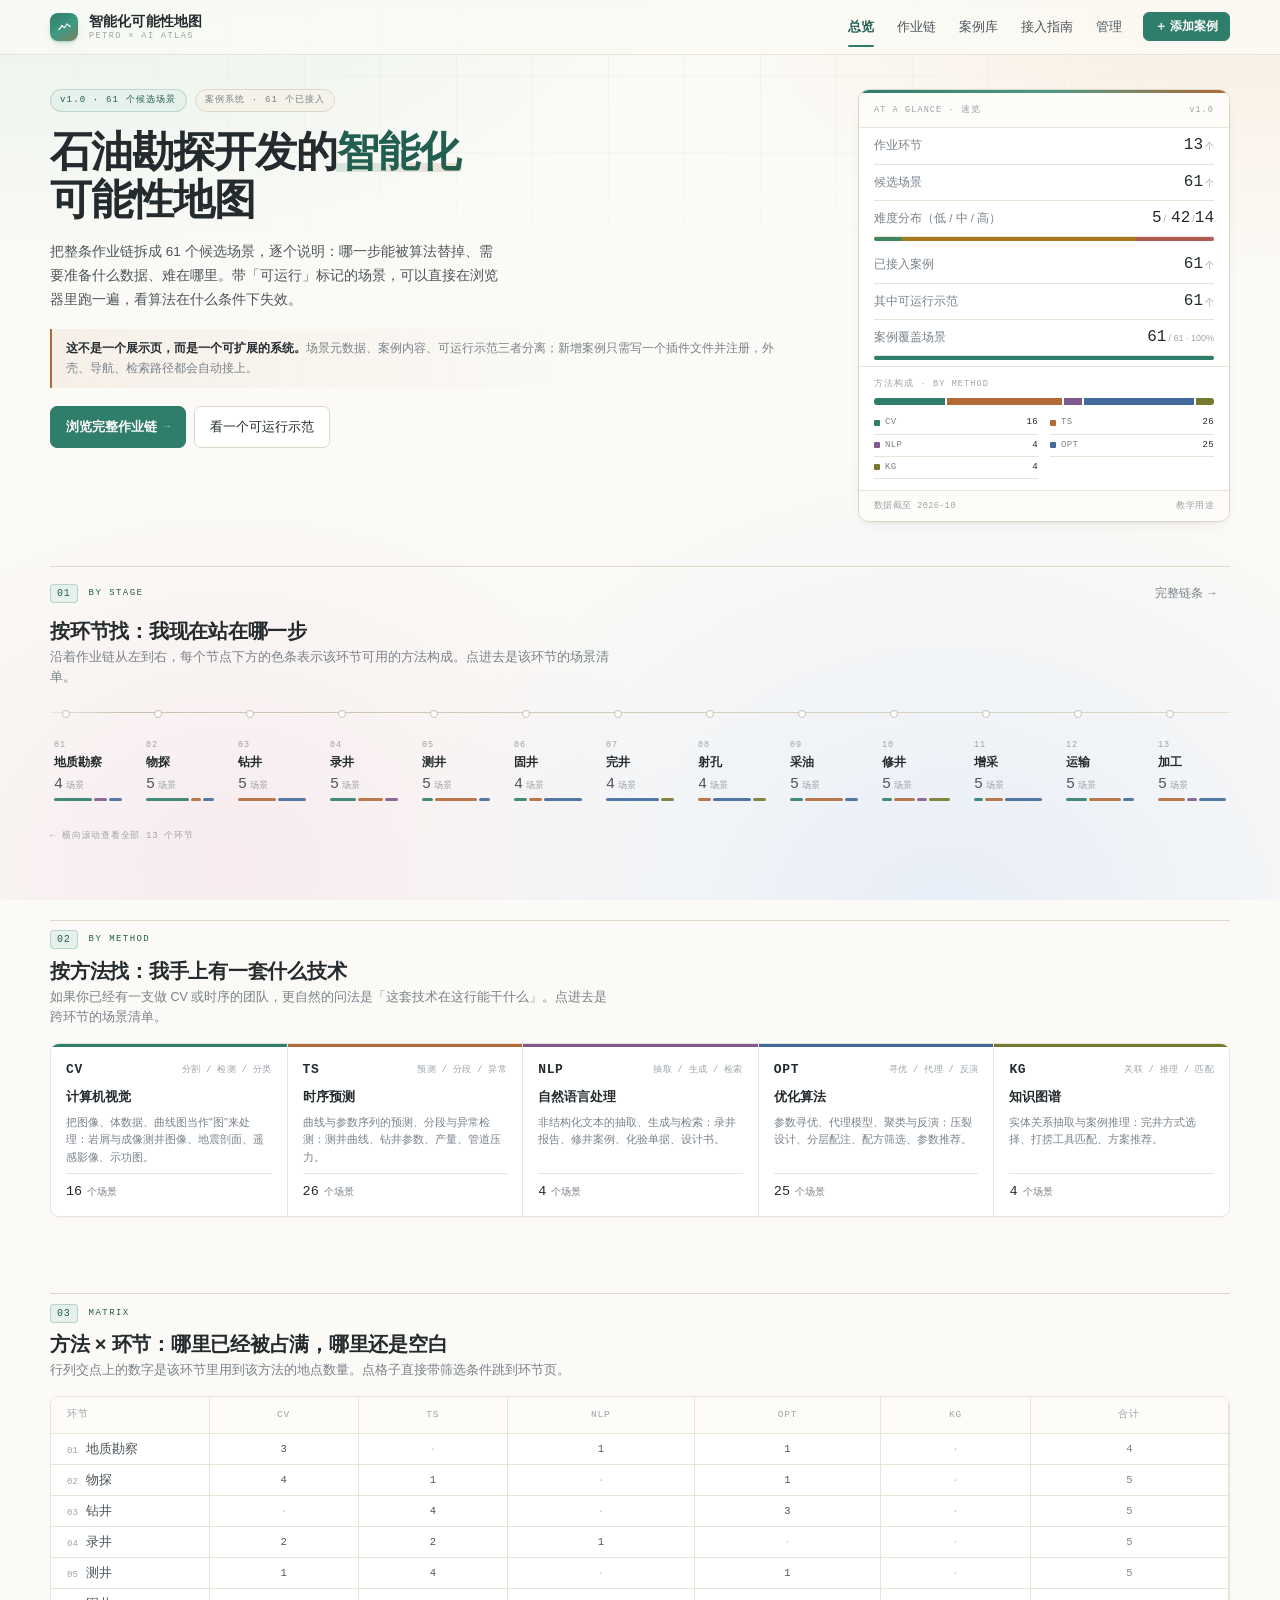
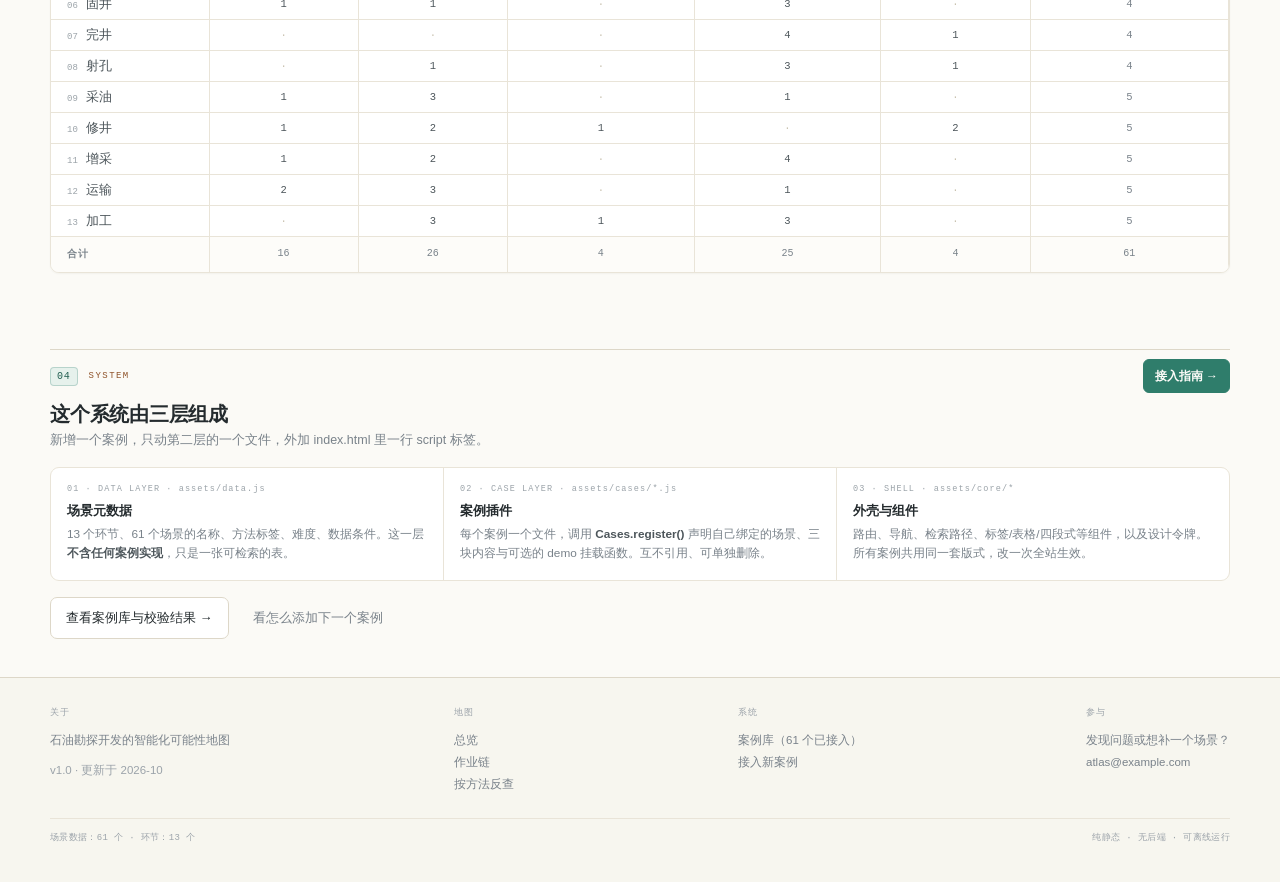
<file: index.html>
<!DOCTYPE html>
<html lang="zh-CN">
<head>
<meta charset="UTF-8">
<meta name="viewport" content="width=device-width, initial-scale=1">
<title>石油勘探开发的智能化可能性地图</title>
<meta name="description" content="按石油作业链条逐环节展示可被深度学习改造的候选场景，标注 AI 介入点、数据条件与难度等级；带可运行的案例示范。">

<link rel="stylesheet" href="assets/core/tokens.css?v=20261022i">
<link rel="stylesheet" href="assets/core/layout.css?v=20261022i">
<link rel="stylesheet" href="assets/core/ui.css?v=20261022i">
</head>
<body>

<div id="view">
  <main class="wrap" style="padding:120px 0">
    <div class="empty"><b>正在加载</b>如果这行字一直不消失，说明脚本没有正确执行，
    请检查浏览器控制台。</div>
  </main>
</div>

<noscript>
  <div class="wrap" style="padding:80px 0">
    <div class="empty"><b>需要启用 JavaScript</b>本站是纯前端渲染的，所有页面由本地脚本生成。</div>
  </div>
</noscript>

<!-- =========================================================
     脚本加载顺序（改这里之前先读 docs/如何添加新案例.md）
     1. data.js         场景元数据
     2. registry.js     案例注册表
     3. kit.js          渲染工具箱
     4. cases/*         案例插件 —— 新增案例加在这一段
     5. case-demo-host  示范宿主（整页 iframe / 模块 Shadow DOM）
     6. case-upload     案例包导入（读 localStorage，必须在 shell 前）
     7. shell.js        外壳，必须最后
     ========================================================= -->
<script src="assets/data.js?v=20261105-full"></script>
<script src="assets/core/registry.js?v=20261102-zip"></script>
<script src="assets/core/kit.js?v=20261022i"></script>

<!-- ↑ 新案例加在这里：-->

<!-- 上传的案例包（localStorage）在这里恢复注册，必须在 shell.js 之前 -->
<script src="assets/core/case-demo-host.js?v=20261101-height-fix"></script>
<script src="assets/cases/welllog-final-1.case.js?v=1.3.2"></script>
<script src="assets/cases/welllog-final-2.case.js?v=2.0.3"></script>
<script src="assets/cases/welllog-final-3.case.js?v=1.0.1"></script>
<script src="assets/cases/welllog-final-4.case.js?v=1.0.1"></script>
<script src="assets/cases/welllog-final-5.case.js?v=1.0.1"></script>
<script src="assets/vendor/jszip.min.js"></script>
<script src="assets/core/case-zip.js?v=20261102"></script>
<script src="assets/cases/full-collection.js"></script>
<script src="assets/core/case-upload.js?v=20261105-full"></script>

<script src="assets/core/admin.js?v=20261022i"></script>

<script src="assets/core/shell.js?v=20261102-zip"></script>

</body>
</html>
</file>
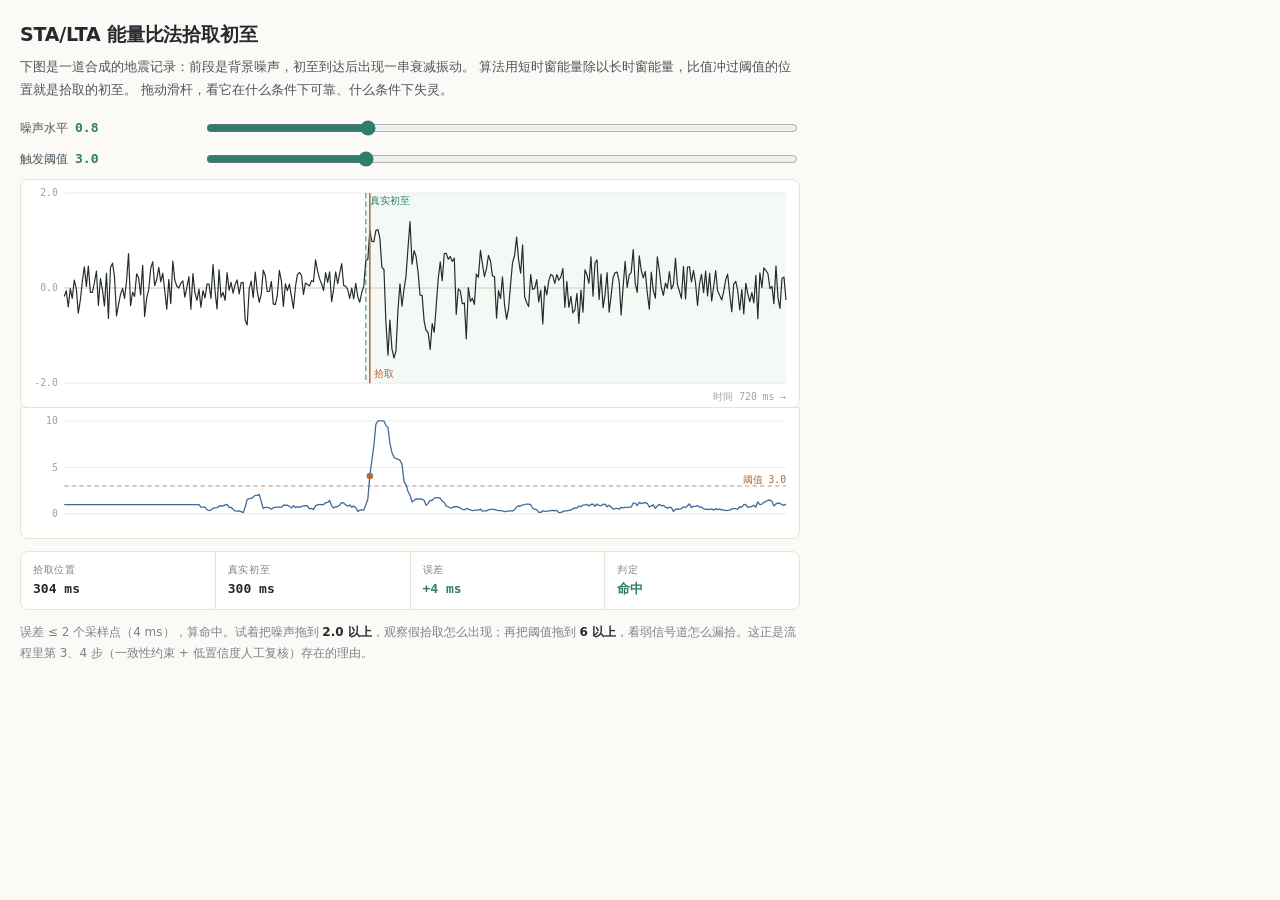
<file: firstbreak-pick-case/demo/index.html>
<!DOCTYPE html>
<html lang="zh-CN">
<head>
<meta charset="UTF-8">
<meta name="viewport" content="width=device-width, initial-scale=1">
<title>示范：STA/LTA 初至波自动拾取</title>
<link rel="stylesheet" href="demo.css">
</head>
<body>
<div class="panel">
  <h1>STA/LTA 能量比法拾取初至</h1>
  <p class="lead">下图是一道合成的地震记录：前段是背景噪声，初至到达后出现一串衰减振动。
  算法用短时窗能量除以长时窗能量，比值冲过阈值的位置就是拾取的初至。
  拖动滑杆，看它在什么条件下可靠、什么条件下失灵。</p>

  <div class="ctl">
    <label>噪声水平 <output id="out-noise">0.8</output></label>
    <input type="range" id="noise" min="0" max="3" step="0.1" value="0.8">
  </div>
  <div class="ctl">
    <label>触发阈值 <output id="out-th">3.0</output></label>
    <input type="range" id="th" min="1.2" max="8" step="0.1" value="3">
  </div>

  <svg id="trace" viewBox="0 0 720 210" role="img" aria-label="地震道与拾取结果"></svg>
  <svg id="ratio" viewBox="0 0 720 120" role="img" aria-label="STA/LTA 能量比曲线"></svg>

  <div class="readouts">
    <div class="ro"><span class="k">拾取位置</span><b id="ro-pick">—</b></div>
    <div class="ro"><span class="k">真实初至</span><b id="ro-true">—</b></div>
    <div class="ro"><span class="k">误差</span><b id="ro-err">—</b></div>
    <div class="ro"><span class="k">判定</span><b id="ro-verdict">—</b></div>
  </div>

  <p class="note" id="note"></p>
</div>
<script src="demo.js"></script>
</body>
</html>
</file>
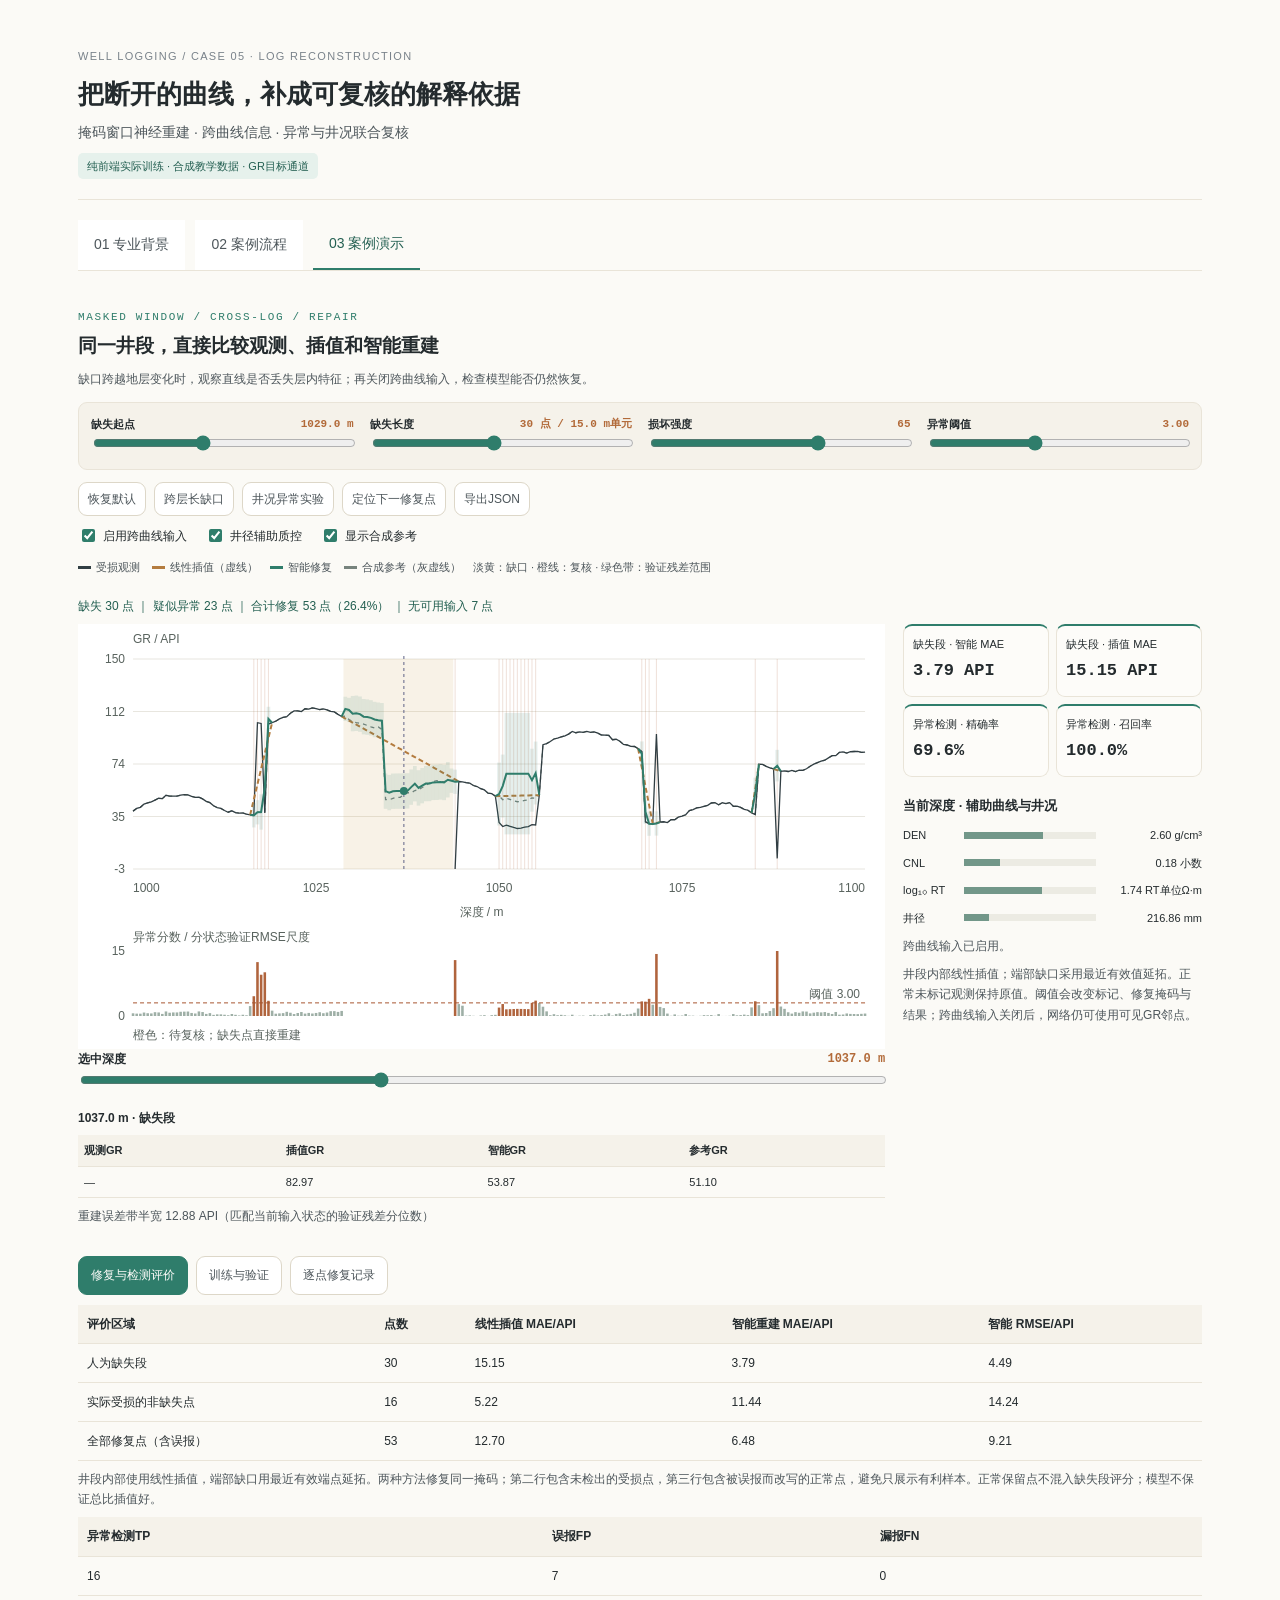
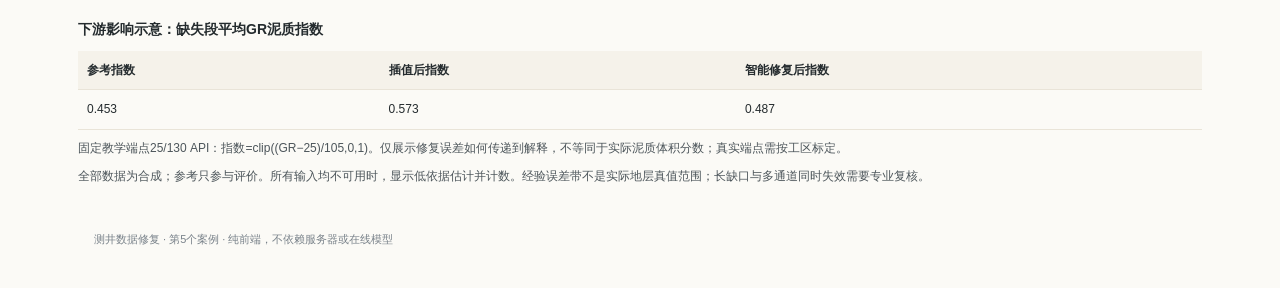
<file: log-repair-case/demo/index.html>
<!doctype html><html lang="zh-CN"><head><meta charset="utf-8"><meta name="viewport" content="width=device-width,initial-scale=1"><title>测井数据修复 · 掩码窗口重建</title><link rel="stylesheet" href="demo.css"></head><body><main><header><small>WELL LOGGING / CASE 05 · LOG RECONSTRUCTION</small><h1>把断开的曲线，补成可复核的解释依据</h1><p>掩码窗口神经重建 · 跨曲线信息 · 异常与井况联合复核</p><span class="badge">纯前端实际训练 · 合成教学数据 · GR目标通道</span></header><nav><button data-tab="background">01 专业背景</button><button data-tab="workflow">02 案例流程</button><button data-tab="demo" class="active">03 案例演示</button></nav><section id="background" hidden><article><div class="section-kicker">01 / PROBLEM</div><h3>曲线断了，后面的地层解释也会受影响</h3><p>测井曲线记录岩石与流体对仪器的响应。GR（自然伽马，API）常用于辅助识别泥质变化，但不是岩性或含油性的直接真值。仪器故障、深度采样遗漏、异常跳变和井壁垮塌等，会使曲线缺失或失真，影响分层、泥质估计和储层参数解释。</p><svg viewBox="0 0 760 130" role="img" aria-label="正常、缺失、异常尖峰及井径异常的概念示意" style="width:100%;max-width:760px;height:auto"><g transform="translate(6,0)"><rect x="0" y="13" width="181" height="112" rx="5" fill="#f5f2ea"/><text x="10" y="34" font-size="12" fill="#4d565b" font-family="sans-serif">正常观测</text><path d="M20 74l22 -8 22 13 22 -18 22 8 22 -12 22 5 22 -3" stroke="#2f7d6b" stroke-width="2" fill="none"/><text x="10" y="114" font-size="11" fill="#4d565b" font-family="sans-serif">保留可信观测</text></g><g transform="translate(195,0)"><rect x="0" y="13" width="181" height="112" rx="5" fill="#f5f2ea"/><text x="10" y="34" font-size="12" fill="#4d565b" font-family="sans-serif">缺失井段</text><path d="M20 74l22 -8 22 13M130 57l22 5 22 -3" stroke="#2f7d6b" stroke-width="2" fill="none"/><text x="10" y="114" font-size="11" fill="#4d565b" font-family="sans-serif">掩码 → 请求重建</text></g><g transform="translate(384,0)"><rect x="0" y="13" width="181" height="112" rx="5" fill="#f5f2ea"/><text x="10" y="34" font-size="12" fill="#4d565b" font-family="sans-serif">异常尖峰</text><path d="M20 74l22 -8 22 13 22 -52 22 42 22 -12 22 5 22 -3" stroke="#2f7d6b" stroke-width="2" fill="none"/><text x="10" y="114" font-size="11" fill="#4d565b" font-family="sans-serif">残差 → 异常复核</text></g><g transform="translate(573,0)"><rect x="0" y="13" width="181" height="112" rx="5" fill="#f5f2ea"/><text x="10" y="34" font-size="12" fill="#4d565b" font-family="sans-serif">井径异常影响多曲线</text><path d="M20 74l22 -8 22 13 22 19 22 -3 22 -15 22 -18 22 -3" stroke="#2f7d6b" stroke-width="2" fill="none"/><text x="10" y="114" font-size="11" fill="#4d565b" font-family="sans-serif">井况记录 → 隔离输入</text></g></svg><p>短而平缓的缺口可以插值；跨越地层突变的长缺口，直线可能抹掉真实变化。智能重建尝试利用DEN、CNL、RT的关联与上下邻深度信息，但不能凭空恢复所有地质细节。</p></article><article><div class="section-kicker">02 / METHOD</div><h3>掩码窗口神经重建：先藏住中心值，再学习补回</h3><p>本例实际训练一个12→18→1的前馈神经网络：输入为同深度DEN、CNL、logRT及可用标记，加上前后各两个GR邻点及可见性掩码；隐层使用tanh，输出GR。中心GR不进入输入，因此能够对观测值做盲预测，也能补全缺失中心点。</p><svg viewBox="0 0 760 145" role="img" aria-label="中心GR遮挡，多曲线与相邻深度窗口进入神经网络" style="width:100%;max-width:760px;height:auto"><text x="8" y="23" font-size="12" fill="#4d565b" font-family="sans-serif">同一深度：GR中心值始终遮挡，只从可见输入预测</text><rect x="8" y="42" width="136" height="35" rx="4" fill="#cbded6"/><text x="17" y="65" font-size="12" fill="#4d565b" font-family="sans-serif">GR z−1m</text><rect x="156" y="42" width="136" height="35" rx="4" fill="#cbded6"/><text x="165" y="65" font-size="12" fill="#4d565b" font-family="sans-serif">GR z−0.5m</text><rect x="304" y="42" width="136" height="35" rx="4" fill="#ead1bd"/><text x="313" y="65" font-size="12" fill="#4d565b" font-family="sans-serif">GR中心 ×</text><rect x="452" y="42" width="136" height="35" rx="4" fill="#cbded6"/><text x="461" y="65" font-size="12" fill="#4d565b" font-family="sans-serif">GR z+0.5m</text><rect x="600" y="42" width="136" height="35" rx="4" fill="#cbded6"/><text x="609" y="65" font-size="12" fill="#4d565b" font-family="sans-serif">GR z+1m</text><text x="8" y="102" font-size="12" fill="#4d565b" font-family="sans-serif">GR邻点值+可见性掩码（8维） + DEN / CNL / logRT + 可用标记（4维）</text><text x="8" y="126" font-size="12" fill="#4d565b" font-family="sans-serif">12维窗口 → 18个tanh隐层单元 → 1个GR预测；用训练井已知值计算损失</text></svg><p>训练时随机遮挡GR邻点，并随机关闭跨曲线输入，以学习不同信息条件下的重建。采用均方误差损失与Adam优化130轮；尺度仅从训练井估计。这是掩码窗口重建示范，并非Transformer或完整自编码器。</p><p>异常分数为观测GR与盲预测GR之差的绝对值，除以匹配当前输入状态的验证井残差RMSE。它是无量纲异常分数，不是已校准的异常概率。超过阈值后标为待复核；本演示为对比方便，按该标记自动重建。</p><p>误差尺度和经验带按跨曲线可用性与GR邻点可见性匹配，共六类状态。井径已标记的异常邻点在初次盲预测时也被隔离，避免已知井况异常污染邻点输入。无跨曲线且无GR邻点时，保留数值估计用于展示，但明确标为低依据估计，不能当作可靠修复。</p></article><article><div class="section-kicker">03 / DATA</div><h3>训练、验证、测试分井；井况记录辅助判断</h3><p>数据为可复现的合成多曲线井：GR/API、DEN/g·cm⁻³、CNL/小数、RT/Ω·m及井径/mm。RT取log10进入模型。4口训练井模拟同区块参考井；另1口验证井计算误差尺度与残差分位数；测试井只用于展示及事后评价。</p><svg viewBox="0 0 760 140" role="img" aria-label="按井隔离训练、验证与测试，测试真值不进入预测" style="width:100%;max-width:760px;height:auto"><text x="10" y="22" font-size="12" fill="#4d565b" font-family="sans-serif">训练井：4 × 201点</text><text x="270" y="22" font-size="12" fill="#4d565b" font-family="sans-serif">验证井：201点</text><text x="520" y="22" font-size="12" fill="#4d565b" font-family="sans-serif">测试井：201点</text><rect x="10" y="38" width="25" height="61" rx="4" fill="#d1e1d7"/><rect x="48" y="38" width="25" height="61" rx="4" fill="#d1e1d7"/><rect x="86" y="38" width="25" height="61" rx="4" fill="#d1e1d7"/><rect x="124" y="38" width="25" height="61" rx="4" fill="#d1e1d7"/><rect x="270" y="38" width="25" height="61" rx="4" fill="#d1e1d7"/><rect x="520" y="38" width="25" height="61" rx="4" fill="#d1e1d7"/><text x="10" y="122" font-size="12" fill="#4d565b" font-family="sans-serif">拟合尺度与模型权重</text><text x="270" y="122" font-size="12" fill="#4d565b" font-family="sans-serif">计算分条件残差尺度</text><text x="520" y="122" font-size="12" fill="#4d565b" font-family="sans-serif">造缺失/异常，独立评价</text></svg><p>测试井201点，1000—1100m，采样间隔0.5m。缺失长度按采样单元计：30点对应30个0.5m单元，首末采样中心间距为14.5m。异常包括若干尖峰与1050—1055m的井径异常区；幅度由“损坏强度”统一控制。</p><p>井径偏离216mm超过15mm时，可用工程辅助开关将该处辅助曲线隔离。这个阈值及曲线失真关系仅为教学设定，不能直接用于实际井径质控。关闭辅助曲线可观察仅依赖序列窗口时的退化。</p></article><article><div class="section-kicker">04 / EVALUATION</div><h3>补得像不等于补得对：真值、误差与信息不足</h3><p>真实缺失井段一般没有独立真值。本演示在完整合成曲线上人为遮挡，以便在已知参考上比较：缺失段MAE/RMSE、实际受损点修复误差、异常检测精确率与召回率。实际受损点包含漏检点，避免把失败样本排除在评分之外。</p><svg viewBox="0 0 760 112" role="img" aria-label="正常观测保留；缺失/异常重建 → 参考曲线仅用于事后评价 → 下游解释仍需岩心与井况复核" style="width:100%;max-width:760px;height:auto"><rect x="8" y="18" width="232" height="78" rx="5" fill="#f3f2ec"/><text x="20" y="49" font-size="12" fill="#4d565b" font-family="sans-serif">正常观测保留；缺失/异常重建</text><path d="M244 57h11m-4 -4l4 4 -4 4" fill="none" stroke="#698679"/><rect x="260" y="18" width="232" height="78" rx="5" fill="#f3f2ec"/><text x="272" y="49" font-size="12" fill="#4d565b" font-family="sans-serif">参考曲线仅用于事后评价</text><path d="M496 57h11m-4 -4l4 4 -4 4" fill="none" stroke="#698679"/><rect x="512" y="18" width="232" height="78" rx="5" fill="#f3f2ec"/><text x="524" y="49" font-size="12" fill="#4d565b" font-family="sans-serif">下游解释仍需岩心与井况复核</text></svg><p>阴影误差带来自验证井在六种输入可用状态下（跨曲线有/无 × GR邻点无/部分/全部可见）的绝对残差95%分位数，不是地层真值范围，也不保证真实工区95%覆盖。辅助曲线与GR邻点都不可用时，模型接近训练均值，不能可靠恢复局部变化。</p><p>本例不做真实文件导入、不修复全部测井通道，也不宣称真实跨区泛化。老师提供的掩码自编码、跨曲线生成是参考方向，本例以掩码窗口神经重建落实序列与跨曲线补全要点。</p></article></section><section id="workflow" hidden><h2>从受损观测到可追踪的修复结果</h2><article><div class="section-kicker">STEP 01</div><h3>整理曲线与井况信息</h3><svg viewBox="0 0 760 112" role="img" aria-label="同深度多曲线 + 井况记录 → 训练4井 / 验证1井 / 测试1井 → 按井隔离，防止信息泄漏" style="width:100%;max-width:760px;height:auto"><rect x="8" y="18" width="232" height="78" rx="5" fill="#f3f2ec"/><text x="20" y="49" font-size="12" fill="#4d565b" font-family="sans-serif">同深度多曲线 + 井况记录</text><path d="M244 57h11m-4 -4l4 4 -4 4" fill="none" stroke="#698679"/><rect x="260" y="18" width="232" height="78" rx="5" fill="#f3f2ec"/><text x="272" y="49" font-size="12" fill="#4d565b" font-family="sans-serif">训练4井 / 验证1井 / 测</text><text x="272" y="69" font-size="12" fill="#4d565b" font-family="sans-serif">试1井</text><path d="M496 57h11m-4 -4l4 4 -4 4" fill="none" stroke="#698679"/><rect x="512" y="18" width="232" height="78" rx="5" fill="#f3f2ec"/><text x="524" y="49" font-size="12" fill="#4d565b" font-family="sans-serif">按井隔离，防止信息泄漏</text></svg><p><b>输入：</b>GR、DEN、CNL、RT、井径及异常标记。</p><p><b>操作：</b>统一深度和单位，分开训练、验证和测试井；真实项目需检查工具响应、环境校正与岩心定位。</p><div class="note"><b>输出：</b>4口训练井804点；验证和测试各201点。<br><b>易错点：</b>不要把测试井参考曲线当成模型输入或用测试结果反复挑最好参数。</div></article><article><div class="section-kicker">STEP 02</div><h3>构造掩码训练窗口</h3><svg viewBox="0 0 760 145" role="img" aria-label="中心GR遮挡，多曲线与相邻深度窗口进入神经网络" style="width:100%;max-width:760px;height:auto"><text x="8" y="23" font-size="12" fill="#4d565b" font-family="sans-serif">同一深度：GR中心值始终遮挡，只从可见输入预测</text><rect x="8" y="42" width="136" height="35" rx="4" fill="#cbded6"/><text x="17" y="65" font-size="12" fill="#4d565b" font-family="sans-serif">GR z−1m</text><rect x="156" y="42" width="136" height="35" rx="4" fill="#cbded6"/><text x="165" y="65" font-size="12" fill="#4d565b" font-family="sans-serif">GR z−0.5m</text><rect x="304" y="42" width="136" height="35" rx="4" fill="#ead1bd"/><text x="313" y="65" font-size="12" fill="#4d565b" font-family="sans-serif">GR中心 ×</text><rect x="452" y="42" width="136" height="35" rx="4" fill="#cbded6"/><text x="461" y="65" font-size="12" fill="#4d565b" font-family="sans-serif">GR z+0.5m</text><rect x="600" y="42" width="136" height="35" rx="4" fill="#cbded6"/><text x="609" y="65" font-size="12" fill="#4d565b" font-family="sans-serif">GR z+1m</text><text x="8" y="102" font-size="12" fill="#4d565b" font-family="sans-serif">GR邻点值+可见性掩码（8维） + DEN / CNL / logRT + 可用标记（4维）</text><text x="8" y="126" font-size="12" fill="#4d565b" font-family="sans-serif">12维窗口 → 18个tanh隐层单元 → 1个GR预测；用训练井已知值计算损失</text></svg><p><b>输入：</b>训练井的完整已知曲线及邻深度窗口。</p><p><b>操作：</b>始终隐藏中心GR；随机遮挡邻点和辅助曲线，将输入值与可见性标记同时送入网络。</p><div class="note"><b>输出：</b>12维输入和1个中心GR训练标签。<br><b>易错点：</b>把缺失填0后不提供可见标记，会混淆真实零值与缺失；本例归一化零与掩码分开。</div></article><article><div class="section-kicker">STEP 03</div><h3>拟合网络并统计验证残差</h3><svg viewBox="0 0 760 112" role="img" aria-label="训练GR误差 → 反向传播 → 独立验证 → 残差RMSE / 分位数 → 网络参数与误差尺度固定" style="width:100%;max-width:760px;height:auto"><rect x="8" y="18" width="232" height="78" rx="5" fill="#f3f2ec"/><text x="20" y="49" font-size="12" fill="#4d565b" font-family="sans-serif">训练GR误差 → 反向传播</text><path d="M244 57h11m-4 -4l4 4 -4 4" fill="none" stroke="#698679"/><rect x="260" y="18" width="232" height="78" rx="5" fill="#f3f2ec"/><text x="272" y="49" font-size="12" fill="#4d565b" font-family="sans-serif">独立验证 → 残差RMSE /</text><text x="272" y="69" font-size="12" fill="#4d565b" font-family="sans-serif"> 分位数</text><path d="M496 57h11m-4 -4l4 4 -4 4" fill="none" stroke="#698679"/><rect x="512" y="18" width="232" height="78" rx="5" fill="#f3f2ec"/><text x="524" y="49" font-size="12" fill="#4d565b" font-family="sans-serif">网络参数与误差尺度固定</text></svg><p><b>输入：</b>训练窗口、训练GR标签，以及独立验证井。</p><p><b>操作：</b>仅用训练井估计尺度与权重；Adam优化130轮。验证井在六种输入条件下统计RMSE和绝对残差分位数。</p><div class="note"><b>输出：</b>实际损失曲线、异常分数尺度、分条件经验误差带。<br><b>易错点：</b>验证误差带不是普适置信区间；测试真值不可参与训练或误差带估计。</div></article><article><div class="section-kicker">STEP 04</div><h3>识别疑似异常并重建</h3><svg viewBox="0 0 760 112" role="img" aria-label="盲预测差异 + 工程记录 → 阈值标记 → 屏蔽异常邻点 → 相同掩码：智能 / 插值对比" style="width:100%;max-width:760px;height:auto"><rect x="8" y="18" width="232" height="78" rx="5" fill="#f3f2ec"/><text x="20" y="49" font-size="12" fill="#4d565b" font-family="sans-serif">盲预测差异 + 工程记录</text><path d="M244 57h11m-4 -4l4 4 -4 4" fill="none" stroke="#698679"/><rect x="260" y="18" width="232" height="78" rx="5" fill="#f3f2ec"/><text x="272" y="49" font-size="12" fill="#4d565b" font-family="sans-serif">阈值标记 → 屏蔽异常邻点</text><path d="M496 57h11m-4 -4l4 4 -4 4" fill="none" stroke="#698679"/><rect x="512" y="18" width="232" height="78" rx="5" fill="#f3f2ec"/><text x="524" y="49" font-size="12" fill="#4d565b" font-family="sans-serif">相同掩码：智能 / 插值对比</text></svg><p><b>输入：</b>受损测试曲线、网络盲预测及井径记录。</p><p><b>操作：</b>缺失点直接标记；非缺失点按残差阈值和井径规则复核。随后隔离已标记GR邻点，以同一修复掩码分别运行网络和线性插值。</p><div class="note"><b>输出：</b>保留正常观测，输出可追踪的修复点与辅助输入状态。<br><b>易错点：</b>不同阈值会改变误报/漏报和修复结果；井壁异常不等于地层异常，不能全凭模型自动定论。</div></article><article><div class="section-kicker">STEP 05</div><h3>评价、复核与导出</h3><svg viewBox="0 0 760 112" role="img" aria-label="缺失段误差 + 全部受损点误差 → 精确率 / 召回率 / 漏检 → 逐点复核 → 标记来源并导出" style="width:100%;max-width:760px;height:auto"><rect x="8" y="18" width="232" height="78" rx="5" fill="#f3f2ec"/><text x="20" y="49" font-size="12" fill="#4d565b" font-family="sans-serif">缺失段误差 + 全部受损点误差</text><path d="M244 57h11m-4 -4l4 4 -4 4" fill="none" stroke="#698679"/><rect x="260" y="18" width="232" height="78" rx="5" fill="#f3f2ec"/><text x="272" y="49" font-size="12" fill="#4d565b" font-family="sans-serif">精确率 / 召回率 / 漏检</text><path d="M496 57h11m-4 -4l4 4 -4 4" fill="none" stroke="#698679"/><rect x="512" y="18" width="232" height="78" rx="5" fill="#f3f2ec"/><text x="524" y="49" font-size="12" fill="#4d565b" font-family="sans-serif">逐点复核 → 标记来源并导出</text></svg><p><b>输入：</b>修复结果、评价用参考曲线及人工损坏记录。</p><p><b>操作：</b>只在对应目标区域统计误差；异常检测计算TP/FP/FN；逐点检查并导出原观测、修复原因、分数和重建值。</p><div class="note"><b>输出：</b>可复查的指标、分页记录与JSON结果。<br><b>易错点：</b>参考只用于合成实验评价；真实项目需重测、岩心与下游解释验证，修复值不能伪装成实测值。</div></article></section><section id="demo"><div class="section-kicker">MASKED WINDOW / CROSS-LOG / REPAIR</div><h2>同一井段，直接比较观测、插值和智能重建</h2><p class="small">缺口跨越地层变化时，观察直线是否丢失层内特征；再关闭跨曲线输入，检查模型能否仍然恢复。</p><div class="controls"><label>缺失起点 <output id="startV"></output><input id="start" type="range" min="0" max="140" step="1" value="58"></label><label>缺失长度 <output id="lengthV"></output><input id="length" type="range" min="4" max="60" step="2" value="30"></label><label>损坏强度 <output id="strengthV"></output><input id="strength" type="range" min="0" max="100" step="5" value="65"></label><label>异常阈值 <output id="thresholdV"></output><input id="threshold" type="range" min="1" max="6" step="0.25" value="3"></label></div><div class="actions"><button id="reset">恢复默认</button><button id="longGap">跨层长缺口</button><button id="collapse">井况异常实验</button><button id="nextFlag">定位下一修复点</button><button id="export">导出JSON</button></div><div class="checks"><label><input id="aux" type="checkbox" checked>启用跨曲线输入</label><label><input id="engineering" type="checkbox" checked>井径辅助质控</label><label><input id="truth" type="checkbox" checked>显示合成参考</label></div><div class="legend"><span><i style="background:#313e43"></i>受损观测</span><span><i style="background:#b47c3f"></i>线性插值（虚线）</span><span><i style="background:#2f7d6b"></i>智能修复</span><span><i style="background:#77837d"></i>合成参考（灰虚线）</span><span>淡黄：缺口 · 橙线：复核 · 绿色带：验证残差范围</span></div><div id="status" role="status" aria-live="polite"></div><div class="repair-grid"><div><svg id="repairPlot" viewBox="0 0 860 300" role="img" aria-label="GR观测、参考、插值与神经修复曲线，阴影为缺失段和经验误差带"></svg><svg id="scorePlot" viewBox="0 0 860 125" role="img" aria-label="异常分数随深度分布及联动阈值"></svg><label class="depth-control">选中深度 <output id="depthV"></output><input id="depth" type="range" min="0" max="200" value="74" step="1"></label><div id="readout" aria-live="polite"></div></div><aside><div id="metrics" class="metrics"></div><h3>当前深度 · 辅助曲线与井况</h3><div id="support"></div><p class="small">井段内部线性插值；端部缺口采用最近有效值延拓。正常未标记观测保持原值。阈值会改变标记、修复掩码与结果；跨曲线输入关闭后，网络仍可使用可见GR邻点。</p></aside></div><div class="result-tabs"><button id="tab-compare" class="active">修复与检测评价</button><button id="tab-training">训练与验证</button><button id="tab-records">逐点修复记录</button></div><div id="detailsPanel"></div><p class="small">全部数据为合成；参考只参与评价。所有输入均不可用时，显示低依据估计并计数。经验误差带不是实际地层真值范围；长缺口与多通道同时失效需要专业复核。</p></section><footer>测井数据修复 · 第5个案例 · 纯前端，不依赖服务器或在线模型</footer></main><script src="engine.js"></script><script src="demo.js"></script></body></html>
</file>
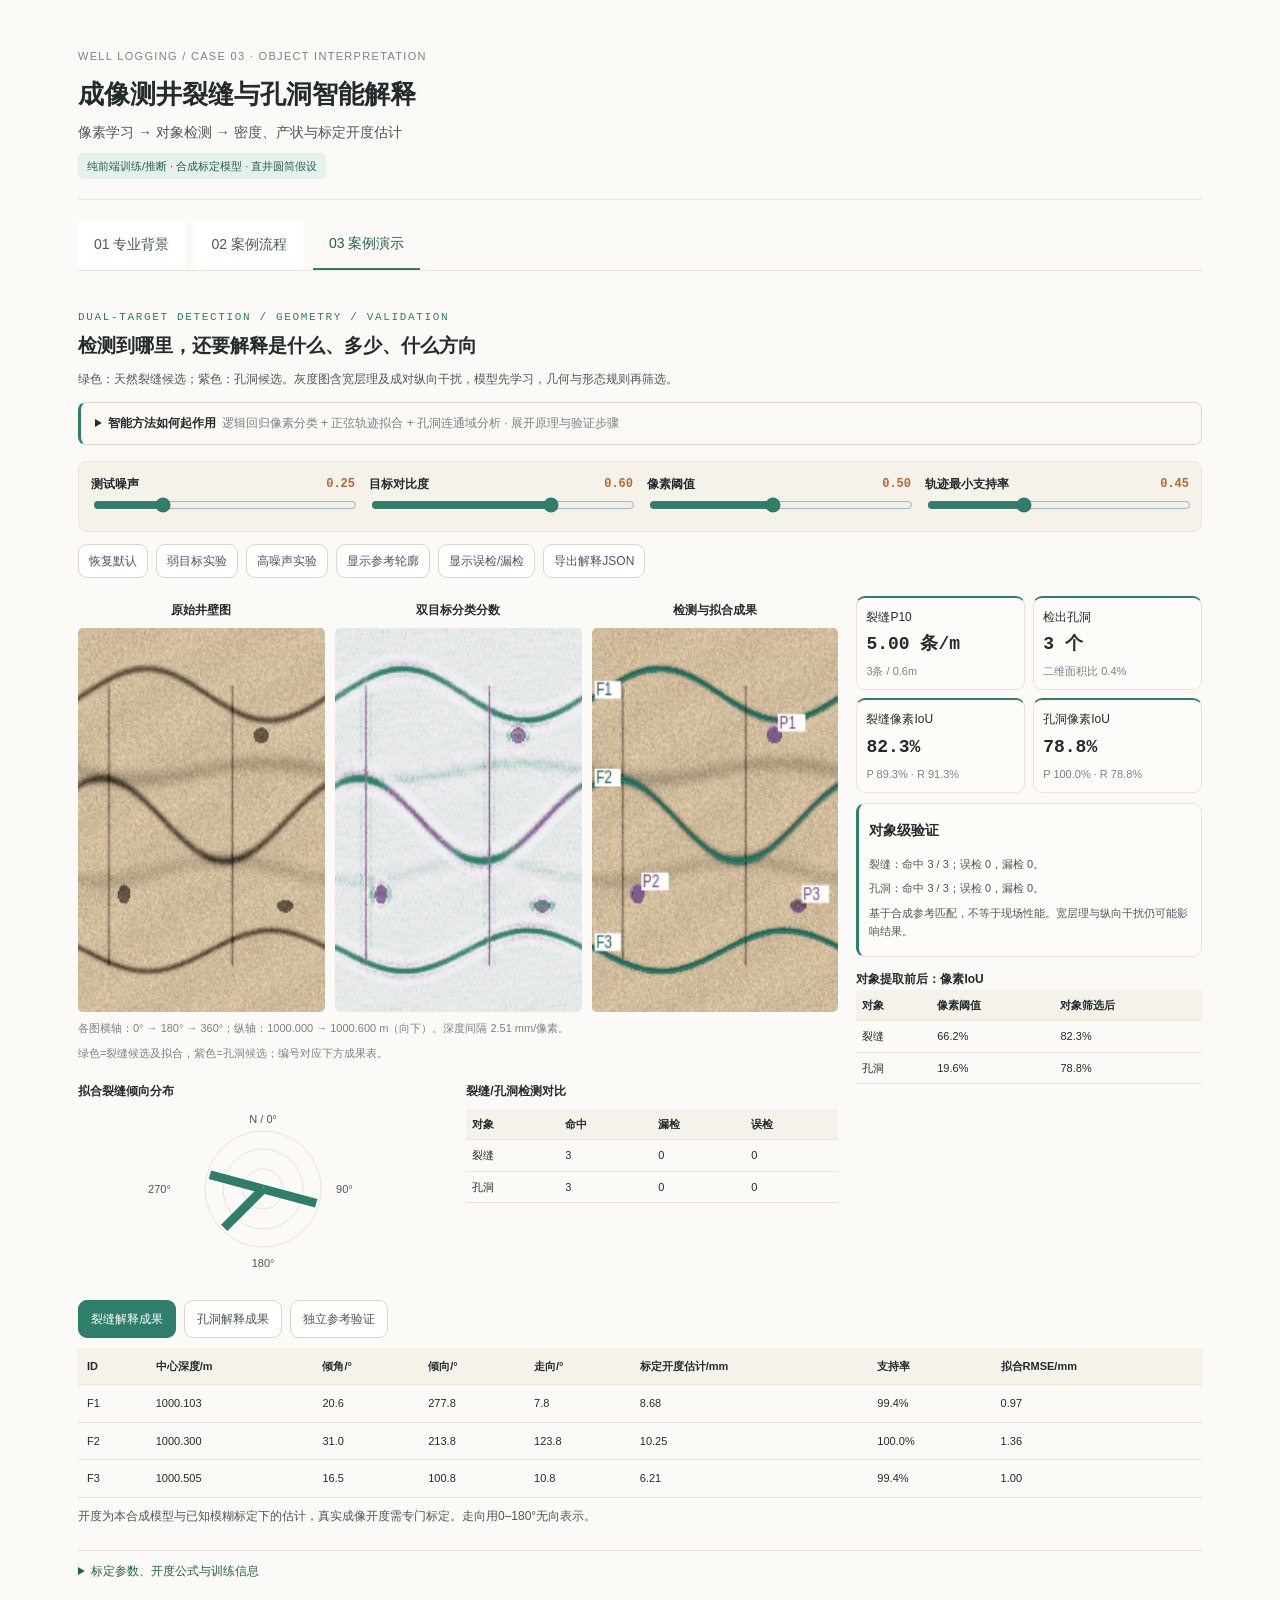
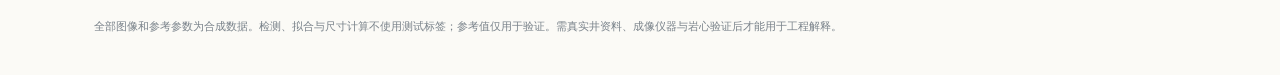
<file: case-packages/fracture-imaging-advanced/demo/index.html>
<!doctype html><html lang="zh-CN"><meta charset="utf-8"><meta name="viewport" content="width=device-width,initial-scale=1"><title>成像测井裂缝与孔洞智能解释</title><link rel="stylesheet" href="demo.css"><body><main><header><small>WELL LOGGING / CASE 03 · OBJECT INTERPRETATION</small><h1>成像测井裂缝与孔洞智能解释</h1><p>像素学习 → 对象检测 → 密度、产状与标定开度估计</p><span class="badge">纯前端训练/推断 · 合成标定模型 · 直井圆筒假设</span></header><nav><button data-tab="background">01 专业背景</button><button data-tab="workflow">02 案例流程</button><button data-tab="demo" class="active">03 案例演示</button></nav><section id="background" hidden><article><div class="section-kicker">01 / PROBLEM</div><h3>裂缝、孔洞与干扰：为什么必须联合解释？</h3><p>井壁展开图以方位为横轴、深度为纵轴。天然平面裂缝在直井的理想展开图中形成正弦轨迹，孔洞形成局部区域；层理、诱导缝和噪声也能产生相似响应。它们分别关系到储集空间、流动通道与井周应力解释，误判会影响储层评价。</p><svg viewBox="0 0 760 190" role="img" aria-label="圆柱井壁展开、裂缝正弦轨迹与孔洞区域" style="width:100%;max-width:760px;background:#fdfcf9;border:1px solid #e9e4d8;border-radius:9px;margin:12px 0"><ellipse cx="95" cy="42" rx="48" ry="16" fill="#f5f2ea" stroke="#c9c2b0"/><path d="M47 42v100a48 16 0 0 0 96 0V42M47 85l96 30" fill="none" stroke="#79828a"/><text x="35" y="174" font-size="12" fill="#4d565b">直井与倾斜平面相交</text><text x="196" y="96" font-size="16">→</text><rect x="242" y="28" width="210" height="122" fill="#f5f2ea"/><path d="M242 90Q294 35 347 90T452 90" stroke="#2f7d6b" stroke-width="2" fill="none"/><text x="242" y="174" font-size="12" fill="#4d565b">展开图：横向方位，纵向深度</text><circle cx="539" cy="78" r="14" fill="#7e5a8d"/><path d="M590 45v85M640 45v85" stroke="#b26a39" stroke-width="3"/><text x="499" y="174" font-size="12" fill="#4d565b">孔洞：局部区域；诱导缝：成对纵向干扰</text></svg><p>本例模拟3条天然裂缝、3个孔洞、2条宽层理带及一对纵向诱导缝干扰。仅天然裂缝和孔洞为检测目标；真实天然/诱导成因不能只凭形状断定。显示灰度是合成响应，不等同于特定电成像或声成像仪器的完整物理响应。</p></article><article><div class="section-kicker">02 / INTERVENTION</div><h3>像素学习 + 几何约束，形成对象级成果</h3><p>两个逻辑回归分类器分别学习裂缝、孔洞分数，输入暗度及水平/垂直的近远邻域对比。采用4幅几何不同的合成训练图；每个分类器均衡使用600个正样本与600个负样本，少数类必要时重采样。</p><svg viewBox="0 0 760 105" role="img" aria-label="双目标监督像素学习到正弦拟合 / 连通域筛选到条数、密度、产状、尺寸" style="width:100%;max-width:760px;margin:12px 0"><rect x="10" y="18" width="230" height="60" rx="7" fill="#f5f2ea"/><text x="22" y="52" font-family="sans-serif" font-size="12" fill="#4d565b">双目标监督像素学习</text><rect x="260" y="18" width="230" height="60" rx="7" fill="#f5f2ea"/><text x="272" y="52" font-family="sans-serif" font-size="12" fill="#4d565b">正弦拟合 / 连通域筛选</text><rect x="510" y="18" width="230" height="60" rx="7" fill="#f5f2ea"/><text x="522" y="52" font-family="sans-serif" font-size="12" fill="#4d565b">条数、密度、产状、尺寸</text><path d="M243 48h15M493 48h15" stroke="#2f7d6b"/></svg><p>裂缝：参数搜索与加权最小二乘拟合正弦轨迹，按周向支持率与残差筛选并去重。孔洞：周期连通域、形态过滤、邻近碎片合并，并排除与已拟合裂缝重叠的碎片。整个对象提取过程不读取测试真值。不是U-Net，不将模型分数称为已校准概率。</p></article><article><div class="section-kicker">03 / DATA</div><h3>数据与标定：每个专业量都要有依据</h3><ul><li>图像与标签：裂缝、孔洞掩膜及干扰类型；真实项目按井分组验证。</li><li>方位：0°在左端，向右顺时针，0°/360°周期相接；需仪器北向标定。</li><li>深度：本例1000.000–1000.600 m，240个采样行；间隔为井段长度/239。</li><li>井径：默认216 mm，直井、圆形井筒假设；井斜与井径变化会影响产状换算。</li><li>开度标定：本例已知纵向高斯模糊σ=0.65像素；真实灰度图无法单独保证实际开度解释。</li></ul><p>测试图与训练图裂缝几何不同。测试标签只用于最终评估和参考轮廓；指标对应同一幅合成测试图，不代表独立工区泛化。孔洞面积比是二维井壁图像面积比，不是三维储层孔隙度。</p></article><article><div class="section-kicker">04 / DIFFICULTY</div><h3>高难度场景：计算边界与质量控制</h3><p>难点包括细小目标、类别不均衡、相似形态、断续轨迹和标定误差。像素IoU只衡量位置重叠；对象匹配、拟合残差与周向支持率共同评价裂缝解释。</p><p>直井几何：拟合 z=z₀+a·sinθ+b·cosθ，振幅A=√(a²+b²)；倾角δ=atan(2A/D)，最大深度方位作为倾向，走向按倾向+90°取0–180°。P10=检出裂缝条数/井段长度，仅为交切频度，不是体积裂缝密度。</p><p>开度输出为本合成标定模型下的估计：沿深度测得FWHM，扣除已知成像模糊，再乘cosδ换算平面法向宽度。低于模糊分辨限显示“不可分辨”；真实电成像需电学响应/充填与仪器标定，声成像也需相应标定，不能把图上像素宽度直接当作真实裂缝开度。</p><p>参考：<a href="https://www.iodp.tamu.edu/publications/209_IR/chap_02/c2_9.htm" target="_blank" rel="noopener">IODP井壁成像</a> · <a href="https://www.slb.com/-/media/software-media-items/software/documents/external/product-sheets/techlog_wellbore_imaging.pdf" target="_blank" rel="noopener">SLB成像解释功能</a> · <a href="#/method/cv">计算机视觉方法</a>。真实数据扩展方向：U-Net分割、天然/诱导缝多类鉴别、缺失扇区与井斜校正。</p></article></section><section id="workflow" hidden><h2>从像素到专业解释的完整链条</h2><article><h3>1. 几何与数据标定</h3><svg viewBox="0 0 760 105" role="img" aria-label="几何与数据标定到深度、方位、井径、仪器分辨率到输入像素对应物理尺度；直井假设明" style="width:100%;max-width:760px;margin:12px 0"><rect x="10" y="18" width="230" height="60" rx="7" fill="#f5f2ea"/><text x="22" y="52" font-family="sans-serif" font-size="12" fill="#4d565b">几何与数据标定</text><rect x="260" y="18" width="230" height="60" rx="7" fill="#f5f2ea"/><text x="272" y="52" font-family="sans-serif" font-size="12" fill="#4d565b">深度、方位、井径、仪器分辨率</text><rect x="510" y="18" width="230" height="60" rx="7" fill="#f5f2ea"/><text x="522" y="52" font-family="sans-serif" font-size="12" fill="#4d565b">输入像素对应物理尺度；直井假设明</text><path d="M243 48h15M493 48h15" stroke="#2f7d6b"/></svg><p>深度、方位、井径、仪器分辨率</p><div class="note">输入像素对应物理尺度；直井假设明确。</div></article><article><h3>2. 双目标像素学习</h3><svg viewBox="0 0 760 105" role="img" aria-label="双目标像素学习到4幅训练图、独立测试图、5种局部到生成裂缝与孔洞分数；不接触测试标" style="width:100%;max-width:760px;margin:12px 0"><rect x="10" y="18" width="230" height="60" rx="7" fill="#f5f2ea"/><text x="22" y="52" font-family="sans-serif" font-size="12" fill="#4d565b">双目标像素学习</text><rect x="260" y="18" width="230" height="60" rx="7" fill="#f5f2ea"/><text x="272" y="52" font-family="sans-serif" font-size="12" fill="#4d565b">4幅训练图、独立测试图、5种局部</text><rect x="510" y="18" width="230" height="60" rx="7" fill="#f5f2ea"/><text x="522" y="52" font-family="sans-serif" font-size="12" fill="#4d565b">生成裂缝与孔洞分数；不接触测试标</text><path d="M243 48h15M493 48h15" stroke="#2f7d6b"/></svg><p>4幅训练图、独立测试图、5种局部特征</p><div class="note">生成裂缝与孔洞分数；不接触测试标签。</div></article><article><h3>3. 对象检测与去干扰</h3><svg viewBox="0 0 760 105" role="img" aria-label="对象检测与去干扰到正弦候选搜索、连通域、形态筛选与到输出轨迹和孔洞区域；纵向干扰不计" style="width:100%;max-width:760px;margin:12px 0"><rect x="10" y="18" width="230" height="60" rx="7" fill="#f5f2ea"/><text x="22" y="52" font-family="sans-serif" font-size="12" fill="#4d565b">对象检测与去干扰</text><rect x="260" y="18" width="230" height="60" rx="7" fill="#f5f2ea"/><text x="272" y="52" font-family="sans-serif" font-size="12" fill="#4d565b">正弦候选搜索、连通域、形态筛选与</text><rect x="510" y="18" width="230" height="60" rx="7" fill="#f5f2ea"/><text x="522" y="52" font-family="sans-serif" font-size="12" fill="#4d565b">输出轨迹和孔洞区域；纵向干扰不计</text><path d="M243 48h15M493 48h15" stroke="#2f7d6b"/></svg><p>正弦候选搜索、连通域、形态筛选与碎片合并</p><div class="note">输出轨迹和孔洞区域；纵向干扰不计入天然裂缝条数。</div></article><article><h3>4. 专业参数计算</h3><svg viewBox="0 0 760 105" role="img" aria-label="专业参数计算到从拟合轨迹、对象面积与标定值计算到裂缝条数/P10、倾角/倾向/走" style="width:100%;max-width:760px;margin:12px 0"><rect x="10" y="18" width="230" height="60" rx="7" fill="#f5f2ea"/><text x="22" y="52" font-family="sans-serif" font-size="12" fill="#4d565b">专业参数计算</text><rect x="260" y="18" width="230" height="60" rx="7" fill="#f5f2ea"/><text x="272" y="52" font-family="sans-serif" font-size="12" fill="#4d565b">从拟合轨迹、对象面积与标定值计算</text><rect x="510" y="18" width="230" height="60" rx="7" fill="#f5f2ea"/><text x="522" y="52" font-family="sans-serif" font-size="12" fill="#4d565b">裂缝条数/P10、倾角/倾向/走</text><path d="M243 48h15M493 48h15" stroke="#2f7d6b"/></svg><p>从拟合轨迹、对象面积与标定值计算</p><div class="note">裂缝条数/P10、倾角/倾向/走向、开度估计、孔洞面积与等效直径。</div></article><article><h3>5. 分层验证与复核</h3><svg viewBox="0 0 760 105" role="img" aria-label="分层验证与复核到像素IoU、对象匹配、几何误差、到展示误检和漏检；所有结果可导出并" style="width:100%;max-width:760px;margin:12px 0"><rect x="10" y="18" width="230" height="60" rx="7" fill="#f5f2ea"/><text x="22" y="52" font-family="sans-serif" font-size="12" fill="#4d565b">分层验证与复核</text><rect x="260" y="18" width="230" height="60" rx="7" fill="#f5f2ea"/><text x="272" y="52" font-family="sans-serif" font-size="12" fill="#4d565b">像素IoU、对象匹配、几何误差、</text><rect x="510" y="18" width="230" height="60" rx="7" fill="#f5f2ea"/><text x="522" y="52" font-family="sans-serif" font-size="12" fill="#4d565b">展示误检和漏检；所有结果可导出并</text><path d="M243 48h15M493 48h15" stroke="#2f7d6b"/></svg><p>像素IoU、对象匹配、几何误差、参考叠加</p><div class="note">展示误检和漏检；所有结果可导出并回查。</div></article></section><section id="demo"><div class="section-kicker">DUAL-TARGET DETECTION / GEOMETRY / VALIDATION</div><div class="intro"><h2>检测到哪里，还要解释是什么、多少、什么方向</h2><p>绿色：天然裂缝候选；紫色：孔洞候选。灰度图含宽层理及成对纵向干扰，模型先学习，几何与形态规则再筛选。</p></div><details class="ai-guide"><summary>智能方法如何起作用<span>逻辑回归像素分类 + 正弦轨迹拟合 + 孔洞连通域分析 · 展开原理与验证步骤</span></summary><div class="ai-guide-grid"><div><b>为什么有效</b><p>分类器从合成训练图像学习局部对比度等特征，生成裂缝与孔洞分数；几何和形态筛选将碎片像素组织成对象，减少层理等干扰。</p></div><div><b>怎样操作验证</b><p>先点“弱目标实验”，调整像素阈值与轨迹支持率，比较三幅图、像素 IoU 和对象误检漏检；再查看裂缝产状与孔洞尺寸。</p></div><p class="ai-limit"><b>适用边界：</b>阈值过低会增加误检，过高会漏掉弱目标。本示范不是 CNN；宽度估计依赖已知模糊标定，不能直接用于真实工区。</p></div></details><div class="controls"><label>测试噪声 <output id="noiseV"></output><input id="noise" type="range" min="0" max="1" step="0.05" value="0.25"></label><label>目标对比度 <output id="contrastV"></output><input id="contrast" type="range" min="0.15" max="0.8" step="0.05" value="0.6"></label><label>像素阈值 <output id="thresholdV"></output><input id="threshold" type="range" min="0.15" max="0.9" step="0.05" value="0.5"></label><label>轨迹最小支持率 <output id="coverageV"></output><input id="coverage" type="range" min="0.2" max="0.9" step="0.05" value="0.45"></label></div><div class="actions"><button id="reset">恢复默认</button><button id="weak">弱目标实验</button><button id="noisy">高噪声实验</button><button id="reference">显示参考轮廓</button><button id="errors">显示误检/漏检</button><button id="export">导出解释JSON</button></div><div class="fracture-grid"><div><div class="advanced-images"><div><h3>原始井壁图</h3><canvas id="raw" width="180" height="240" aria-label="合成井壁原始图像"></canvas></div><div><h3>双目标分类分数</h3><canvas id="prob" width="180" height="240" aria-label="绿色裂缝与紫色孔洞分类分数"></canvas></div><div><h3>检测与拟合成果</h3><canvas id="mask" width="180" height="240" aria-label="裂缝拟合轨迹和孔洞区域叠加"></canvas></div></div><div id="scaleNote" class="small"></div><div id="viewLegend" class="small"></div><div class="minirow"><div><h3>拟合裂缝倾向分布</h3><svg id="rose" viewBox="0 0 240 165" role="img" aria-label="拟合裂缝倾向玫瑰图"></svg></div><div><h3>裂缝/孔洞检测对比</h3><div id="objectSummary"></div></div></div></div><aside><div id="metrics" class="metrics" aria-live="polite"></div><div id="verdict" class="verdict" aria-live="polite"></div><h3 class="small">对象提取前后：像素IoU</h3><div id="quality"></div></aside></div><div class="result-tabs"><button id="tab-fractures" class="active">裂缝解释成果</button><button id="tab-pores">孔洞解释成果</button><button id="tab-validation">独立参考验证</button></div><div id="resultTable" class="table-scroll"></div><details><summary>标定参数、开度公式与训练信息</summary><div class="calibration"><label>井径/mm<input id="diameter" type="number" value="216" min="100" max="400" step="1"></label><label>井段长度/m<input id="span" type="number" value="0.6" min="0.2" max="2" step="0.1"></label><label>北向偏移/°<input id="north" type="number" value="0" min="0" max="359" step="1"></label><button id="applyCal">应用标定</button></div><p id="calError" role="alert"></p><p class="small">只调整标定不会改变像素检测，专业量将按新比例重算。倾角=atan(2×轨迹振幅×深度间隔/井径)。开度估计=√(FWHM²−(2.355×0.65)²)×深度间隔×cos(倾角)，长度统一为mm；0.65像素为本合成图像已知模糊σ。低于分辨限则不输出开度。真实场景必须另行标定。</p><div id="training"></div><p class="small">孔洞等效直径由二维展开面积计算；面积比不是三维孔隙度。P10为条/m，不进行井眼取向偏差校正。天然/诱导标签仅为形态模拟，不声称完成真实成因鉴别。</p></details></section><footer>全部图像和参考参数为合成数据。检测、拟合与尺寸计算不使用测试标签；参考值仅用于验证。需真实井资料、成像仪器与岩心验证后才能用于工程解释。</footer></main><script src="engine.js"></script><script src="demo.js"></script></body></html>
</file>
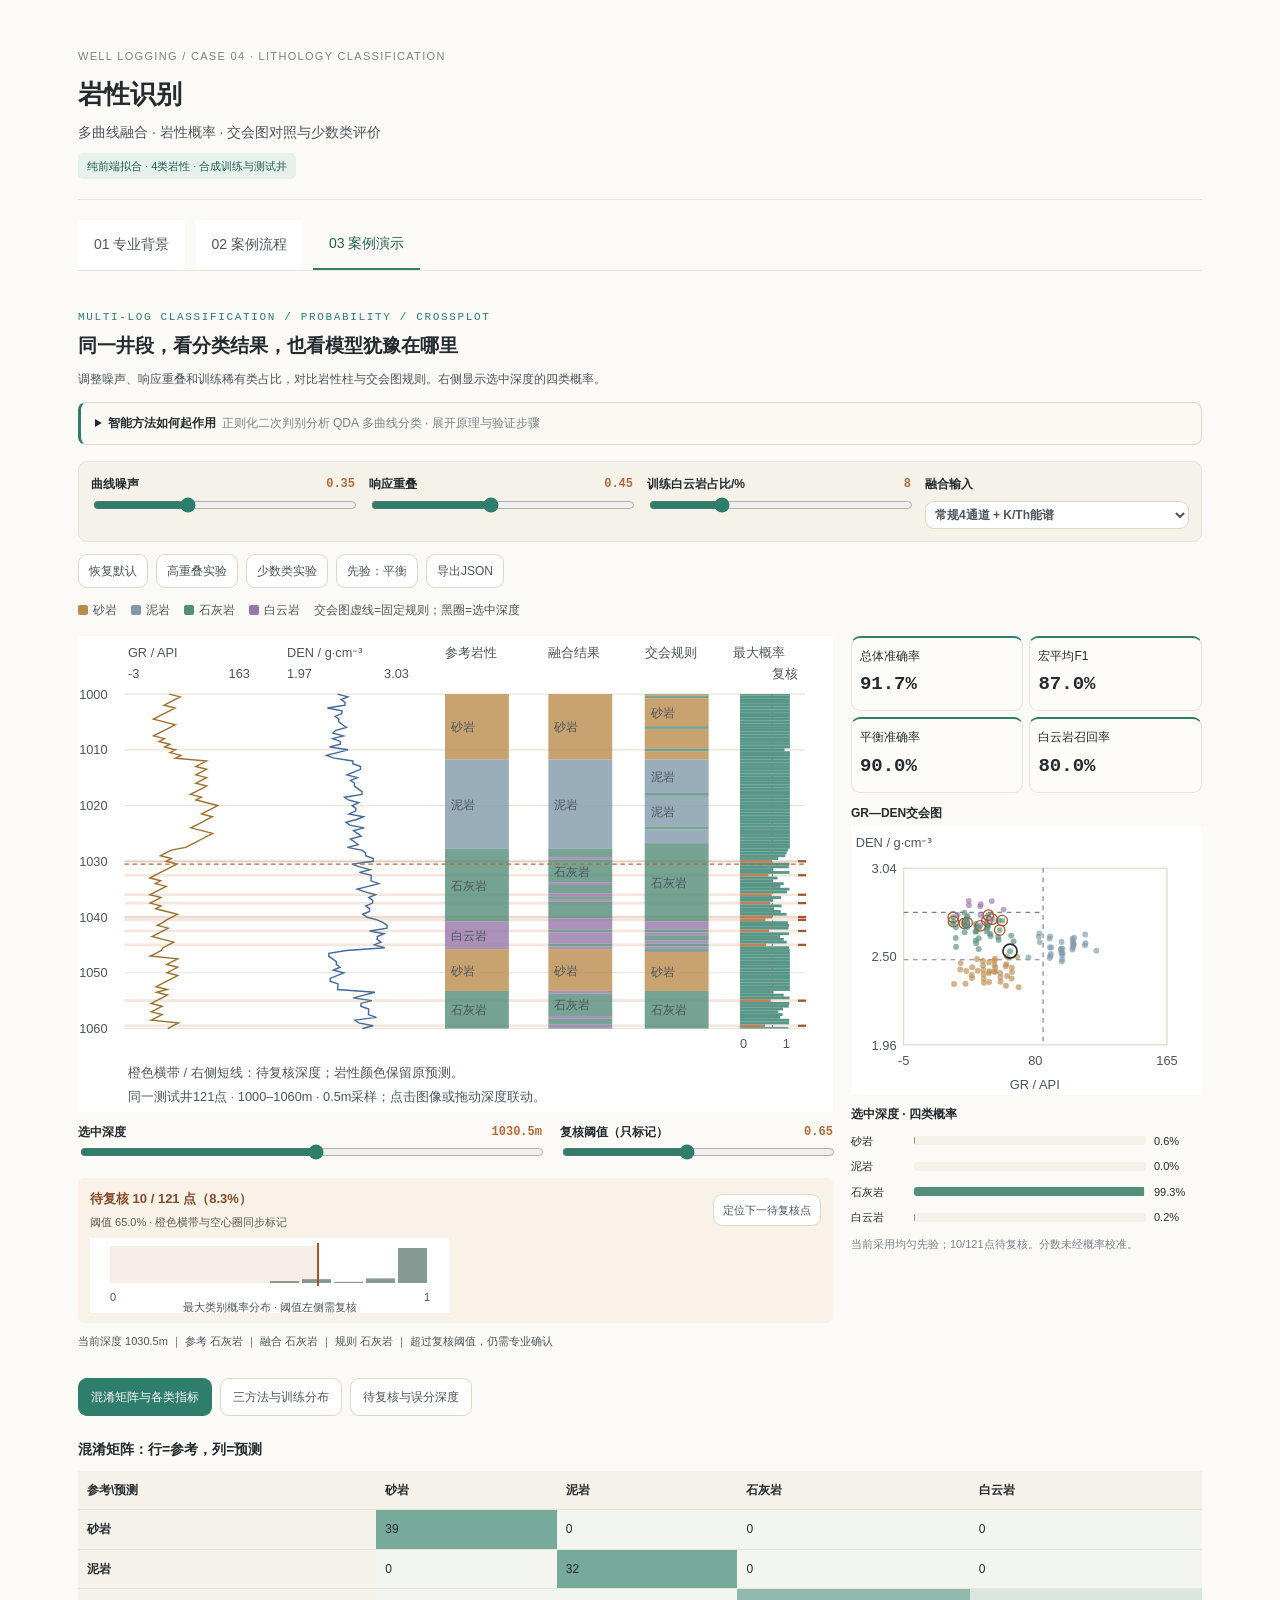
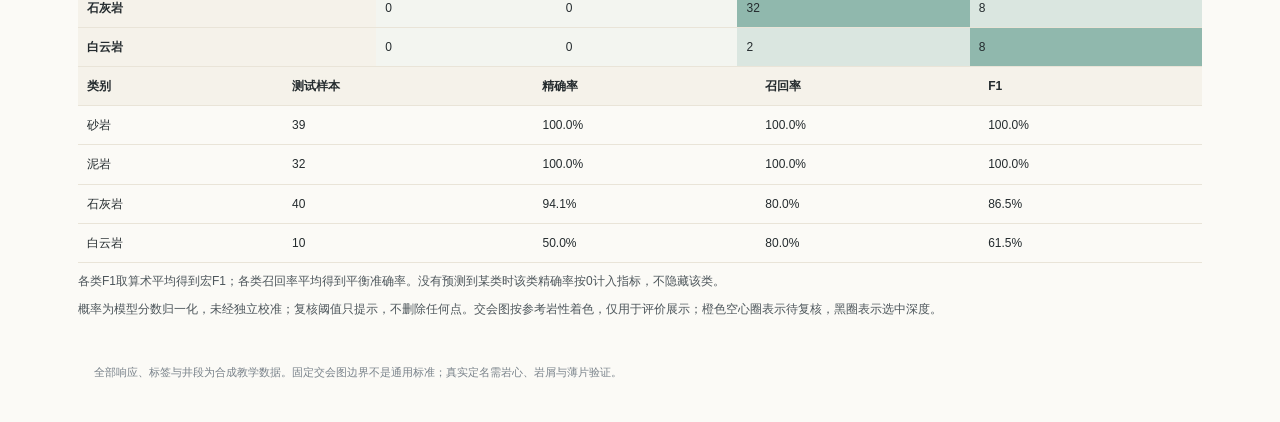
<file: case-packages/lithology-case/demo/index.html>
<!doctype html><html lang="zh-CN"><meta charset="utf-8"><meta name="viewport" content="width=device-width,initial-scale=1"><title>岩性识别 · 多曲线融合</title><link rel="stylesheet" href="demo.css"><body><main><header><small>WELL LOGGING / CASE 04 · LITHOLOGY CLASSIFICATION</small><h1>岩性识别</h1><p>多曲线融合 · 岩性概率 · 交会图对照与少数类评价</p><span class="badge">纯前端拟合 · 4类岩性 · 合成训练与测试井</span></header><nav><button data-tab="background">01 专业背景</button><button data-tab="workflow">02 案例流程</button><button data-tab="demo" class="active">03 案例演示</button></nav><section id="background" hidden><article><div class="section-kicker">01 / PROBLEM</div><h3>岩性不是层号：多条响应共同帮助定名</h3><p>岩性识别给某一深度的岩石定名，分层则寻找地层边界。传统方法可在GR—DEN等交会图上按经验划区域，再结合岩心、岩屑和薄片鉴定确认。多解性意味着：同类岩石可能响应不同，不同岩石也可能响应相近。</p><svg viewBox="0 0 760 165" role="img" aria-label="四种岩性概念示意，颜色仅为本案例类别编码" style="width:100%;max-width:760px;background:#fdfcf9;border:1px solid #e9e4d8;border-radius:9px;margin:12px 0"><rect x="12" y="15" width="175" height="130" rx="6" fill="#f5f2ea"/><text x="24" y="38" font-size="12" fill="#242b2e">砂岩</text><circle cx="32" cy="67" r="7" fill="#bb8b4b" opacity=".65"/><circle cx="63" cy="67" r="7" fill="#bb8b4b" opacity=".65"/><circle cx="94" cy="67" r="7" fill="#bb8b4b" opacity=".65"/><circle cx="125" cy="67" r="7" fill="#bb8b4b" opacity=".65"/><circle cx="156" cy="67" r="7" fill="#bb8b4b" opacity=".65"/><circle cx="32" cy="94" r="7" fill="#bb8b4b" opacity=".65"/><circle cx="63" cy="94" r="7" fill="#bb8b4b" opacity=".65"/><circle cx="94" cy="94" r="7" fill="#bb8b4b" opacity=".65"/><circle cx="125" cy="94" r="7" fill="#bb8b4b" opacity=".65"/><circle cx="156" cy="94" r="7" fill="#bb8b4b" opacity=".65"/><text x="24" y="128" font-size="11" fill="#4d565b">碎屑颗粒组成</text><rect x="199" y="15" width="175" height="130" rx="6" fill="#f5f2ea"/><text x="211" y="38" font-size="12" fill="#242b2e">泥岩</text><path d="M210 67h19" stroke="#8099aa" stroke-width="4"/><path d="M241 67h19" stroke="#8099aa" stroke-width="4"/><path d="M272 67h19" stroke="#8099aa" stroke-width="4"/><path d="M303 67h19" stroke="#8099aa" stroke-width="4"/><path d="M334 67h19" stroke="#8099aa" stroke-width="4"/><path d="M210 94h19" stroke="#8099aa" stroke-width="4"/><path d="M241 94h19" stroke="#8099aa" stroke-width="4"/><path d="M272 94h19" stroke="#8099aa" stroke-width="4"/><path d="M303 94h19" stroke="#8099aa" stroke-width="4"/><path d="M334 94h19" stroke="#8099aa" stroke-width="4"/><text x="211" y="128" font-size="11" fill="#4d565b">细粒沉积物组成</text><rect x="386" y="15" width="175" height="130" rx="6" fill="#f5f2ea"/><text x="398" y="38" font-size="12" fill="#242b2e">石灰岩</text><path d="M406 59l8 8 -8 8 -8 -8Z" fill="#548d79" opacity=".65"/><path d="M437 59l8 8 -8 8 -8 -8Z" fill="#548d79" opacity=".65"/><path d="M468 59l8 8 -8 8 -8 -8Z" fill="#548d79" opacity=".65"/><path d="M499 59l8 8 -8 8 -8 -8Z" fill="#548d79" opacity=".65"/><path d="M530 59l8 8 -8 8 -8 -8Z" fill="#548d79" opacity=".65"/><path d="M406 86l8 8 -8 8 -8 -8Z" fill="#548d79" opacity=".65"/><path d="M437 86l8 8 -8 8 -8 -8Z" fill="#548d79" opacity=".65"/><path d="M468 86l8 8 -8 8 -8 -8Z" fill="#548d79" opacity=".65"/><path d="M499 86l8 8 -8 8 -8 -8Z" fill="#548d79" opacity=".65"/><path d="M530 86l8 8 -8 8 -8 -8Z" fill="#548d79" opacity=".65"/><text x="398" y="128" font-size="11" fill="#4d565b">主要含方解石</text><rect x="573" y="15" width="175" height="130" rx="6" fill="#f5f2ea"/><text x="585" y="38" font-size="12" fill="#242b2e">白云岩</text><path d="M593 59l8 8 -8 8 -8 -8Z" fill="#9877aa" opacity=".65"/><path d="M624 59l8 8 -8 8 -8 -8Z" fill="#9877aa" opacity=".65"/><path d="M655 59l8 8 -8 8 -8 -8Z" fill="#9877aa" opacity=".65"/><path d="M686 59l8 8 -8 8 -8 -8Z" fill="#9877aa" opacity=".65"/><path d="M717 59l8 8 -8 8 -8 -8Z" fill="#9877aa" opacity=".65"/><path d="M593 86l8 8 -8 8 -8 -8Z" fill="#9877aa" opacity=".65"/><path d="M624 86l8 8 -8 8 -8 -8Z" fill="#9877aa" opacity=".65"/><path d="M655 86l8 8 -8 8 -8 -8Z" fill="#9877aa" opacity=".65"/><path d="M686 86l8 8 -8 8 -8 -8Z" fill="#9877aa" opacity=".65"/><path d="M717 86l8 8 -8 8 -8 -8Z" fill="#9877aa" opacity=".65"/><text x="585" y="128" font-size="11" fill="#4d565b">主要含白云石</text></svg><p>本例演示砂岩、泥岩、石灰岩、白云岩四类。图案和颜色只是教学编码，不是显微照片或鉴定依据。分类结果不能直接推出含油性、储量或产能。</p></article><article><div class="section-kicker">02 / INTERVENTION</div><h3>多曲线融合分类与类别概率</h3><p>分类器采用正则化二次判别分析QDA：从训练井标签学习每类的特征均值、协方差和先验，再将各类对数得分归一化为四类概率。它在浏览器实际拟合，不读取测试标签；输入可选常规4通道或加入K、Th能谱的6通道。</p><svg viewBox="0 0 760 100" role="img" aria-label="4/6维测井特征，各类统计分布与先验，岩性类别 + 四类概率" style="width:100%;max-width:760px;margin:12px 0"><rect x="10.0" y="18" width="238.33333333333334" height="58" rx="6" fill="#f5f2ea"/><text x="20.0" y="52" font-family="sans-serif" font-size="12" fill="#4d565b">4/6维测井特征</text><rect x="258.33333333333337" y="18" width="238.33333333333334" height="58" rx="6" fill="#f5f2ea"/><text x="268.33333333333337" y="52" font-family="sans-serif" font-size="12" fill="#4d565b">各类统计分布与先验</text><rect x="506.6666666666667" y="18" width="238.33333333333334" height="58" rx="6" fill="#f5f2ea"/><text x="516.6666666666667" y="52" font-family="sans-serif" font-size="12" fill="#4d565b">岩性类别 + 四类概率</text></svg><p>两种先验可对比：原始先验使用训练类别比例；平衡先验令四类相同，不改变已学均值与协方差，也不是重新采样。输出概率未经独立校准，不代表实际矿物比例。低于复核阈值仅作提示，不删除预测。</p><p>交会图基线采用固定教学规则：GR&gt;85判泥岩；否则DEN&lt;2.48判砂岩，DEN&lt;2.77判石灰岩，其余判白云岩。边界不是通用测井标准，故意用于展示固定分区在响应重叠时的局限。</p></article><article><div class="section-kicker">03 / DATA</div><h3>岩心标签、能谱与按井隔离</h3><ul><li>输入：GR(API)、DEN(g/cm³)、CNL(小数)、RT(Ω·m)；可加入K(%)、Th(ppm)。RT取log10，尺度仅从训练样本估计。</li><li>标签依据：真实项目需要岩心与岩屑定名，必要时用薄片鉴定细分及纠正标签。单凭曲线不能反过来充当独立真值。</li><li>演示训练：4口合成井，每井120个已标注样点；测试：另1口合成井121个深度点、0.5m采样。</li><li>不均衡实验：仅改变训练集中白云岩占比，测试井真实层序与测井数据不随此开关改变。</li><li>质控：检查单位、深度归位、井径异常、缺失值、仪器与测量条件；本演示输入无缺失，未实现实际文件导入。</li></ul><p>所有响应均为预设合成统计关系，不是实测响应库；训练/测试按井命名与不同种子生成，仍不证明真实跨区泛化。</p><svg viewBox="0 0 760 112" role="img" aria-label="岩心定名标签 + 同深度测井 → 训练井：只用于学习统计量 → 测试井：只用于独立评价" style="width:100%;max-width:760px;margin:12px 0"><rect x="10" y="16" width="228" height="78" rx="6" fill="#f5f2ea"/><text x="22" y="47" font-family="sans-serif" font-size="12" fill="#4d565b">岩心定名标签 + 同深度测井</text><path d="M244 55h12m-4 -4l4 4 -4 4" fill="none" stroke="#6f8179"/><rect x="262" y="16" width="228" height="78" rx="6" fill="#f5f2ea"/><text x="274" y="47" font-family="sans-serif" font-size="12" fill="#4d565b">训练井：只用于学习统计量</text><path d="M496 55h12m-4 -4l4 4 -4 4" fill="none" stroke="#6f8179"/><rect x="514" y="16" width="228" height="78" rx="6" fill="#f5f2ea"/><text x="526" y="47" font-family="sans-serif" font-size="12" fill="#4d565b">测试井：只用于独立评价</text></svg></article><article><div class="section-kicker">04 / DIFFICULTY</div><h3>同时看少数类、混淆与不确定性</h3><p>老师标注难度为中，主要挑战是类别不均衡及同岩性不同响应。本例可调噪声、类别响应重叠和稀有类比例；对比总体准确率、宏平均F1、平衡准确率和各类召回率，避免多数类掩盖白云岩漏识别。</p><p>混淆矩阵行是真实类别、列是预测类别。交会图按参考岩性着色，仅用于展示误差；这些参考标签不进入分类器预测。概率高不保证正确，复核阈值应结合独立验证集选取，本例只用于演示。</p><p>专业参考：<a href="https://www.slb.com/resource-library/oilfield-review/defining-series/defining-log-interpretation" target="_blank" rel="noopener">SLB：测井解释与质量控制</a>；<a href="https://www.kgs.ku.edu/Publications/Bulletins/LA/11_crossplot.html" target="_blank" rel="noopener">KGS：矿物组成交会图</a>。参考方向：序列分类、多曲线融合、交会图对照；本例未加入深度序列平滑，以便观察逐点分类的波动。</p><p>关联学习：时序方法、测井分层、储层参数解释（在主站通过场景导航访问）。</p></article></section><section id="workflow" hidden><h2>从岩心定名到多曲线岩性解释</h2><article><div class="section-kicker">STEP 01</div><h3>标签准备与按井划分</h3><svg viewBox="0 0 760 112" role="img" aria-label="岩心 / 岩屑 / 薄片定名 → 训练4口井 × 120标签点 → 独立测试井121个深度点" style="width:100%;max-width:760px;margin:12px 0"><rect x="10" y="16" width="228" height="78" rx="6" fill="#f5f2ea"/><text x="22" y="47" font-family="sans-serif" font-size="12" fill="#4d565b">岩心 / 岩屑 / 薄片定名</text><path d="M244 55h12m-4 -4l4 4 -4 4" fill="none" stroke="#6f8179"/><rect x="262" y="16" width="228" height="78" rx="6" fill="#f5f2ea"/><text x="274" y="47" font-family="sans-serif" font-size="12" fill="#4d565b">训练4口井 × 120标签点</text><path d="M496 55h12m-4 -4l4 4 -4 4" fill="none" stroke="#6f8179"/><rect x="514" y="16" width="228" height="78" rx="6" fill="#f5f2ea"/><text x="526" y="47" font-family="sans-serif" font-size="12" fill="#4d565b">独立测试井121个深度点</text></svg><p><b>输入：</b>测井曲线、岩心/岩屑定名、薄片鉴定。</p><p><b>具体操作：</b>核对岩性命名，按井分离训练和测试；本例4口训练井、1口独立生成测试井。</p><div class="note"><b>预期输出：</b>形成480个训练样点和121个测试点，少数类占比可调。<br><b>易错点：</b>同井相邻深度随机拆分会夸大跨井效果；合成参考不代表真实地质标签。</div></article><article><div class="section-kicker">STEP 02</div><h3>质控、变换与多曲线融合</h3><svg viewBox="0 0 760 112" role="img" aria-label="常规GR、DEN、CNL、RT → RT取对数；训练集标准化 → 可加入K、Th，组成6维向量" style="width:100%;max-width:760px;margin:12px 0"><rect x="10" y="16" width="228" height="78" rx="6" fill="#f5f2ea"/><text x="22" y="47" font-family="sans-serif" font-size="12" fill="#4d565b">常规GR、DEN、CNL、R</text><text x="22" y="66" font-family="sans-serif" font-size="12" fill="#4d565b">T</text><path d="M244 55h12m-4 -4l4 4 -4 4" fill="none" stroke="#6f8179"/><rect x="262" y="16" width="228" height="78" rx="6" fill="#f5f2ea"/><text x="274" y="47" font-family="sans-serif" font-size="12" fill="#4d565b">RT取对数；训练集标准化</text><path d="M496 55h12m-4 -4l4 4 -4 4" fill="none" stroke="#6f8179"/><rect x="514" y="16" width="228" height="78" rx="6" fill="#f5f2ea"/><text x="526" y="47" font-family="sans-serif" font-size="12" fill="#4d565b">可加入K、Th，组成6维向量</text></svg><p><b>输入：</b>4条常规曲线，或附加K/Th的6条曲线。</p><p><b>具体操作：</b>对RT取log10，仅用训练点计算均值、标准差；拼成同一深度的特征向量。</p><div class="note"><b>预期输出：</b>不同量纲的曲线可联合参与分类。<br><b>易错点：</b>GR、DEN相近仍可能由CNL、RT、能谱提供补充；更多特征不保证总是更好。</div></article><article><div class="section-kicker">STEP 03</div><h3>分类器拟合与先验对比</h3><svg viewBox="0 0 760 112" role="img" aria-label="逐类估计均值与协方差 → 正则化QDA学习类别分布 → 比较原始先验与均匀先验" style="width:100%;max-width:760px;margin:12px 0"><rect x="10" y="16" width="228" height="78" rx="6" fill="#f5f2ea"/><text x="22" y="47" font-family="sans-serif" font-size="12" fill="#4d565b">逐类估计均值与协方差</text><path d="M244 55h12m-4 -4l4 4 -4 4" fill="none" stroke="#6f8179"/><rect x="262" y="16" width="228" height="78" rx="6" fill="#f5f2ea"/><text x="274" y="47" font-family="sans-serif" font-size="12" fill="#4d565b">正则化QDA学习类别分布</text><path d="M496 55h12m-4 -4l4 4 -4 4" fill="none" stroke="#6f8179"/><rect x="514" y="16" width="228" height="78" rx="6" fill="#f5f2ea"/><text x="526" y="47" font-family="sans-serif" font-size="12" fill="#4d565b">比较原始先验与均匀先验</text></svg><p><b>输入：</b>训练特征与四类岩性标签。</p><p><b>具体操作：</b>学习每类均值与协方差，加入对角正则0.08；分别采用训练原始先验、均匀先验计算分类得分。</p><div class="note"><b>预期输出：</b>获得四类概率及预测类别，展示不均衡影响。<br><b>易错点：</b>平衡先验不是概率校准，也不保证总体准确率提升。</div></article><article><div class="section-kicker">STEP 04</div><h3>连续井段解释与复核提示</h3><svg viewBox="0 0 760 112" role="img" aria-label="曲线 → 各深度四类概率 → 最大概率小于阈值：复核 → 横带、交会圈、计数同时变化" style="width:100%;max-width:760px;margin:12px 0"><rect x="10" y="16" width="228" height="78" rx="6" fill="#f5f2ea"/><text x="22" y="47" font-family="sans-serif" font-size="12" fill="#4d565b">曲线 → 各深度四类概率</text><path d="M244 55h12m-4 -4l4 4 -4 4" fill="none" stroke="#6f8179"/><rect x="262" y="16" width="228" height="78" rx="6" fill="#f5f2ea"/><text x="274" y="47" font-family="sans-serif" font-size="12" fill="#4d565b">最大概率小于阈值：复核</text><path d="M496 55h12m-4 -4l4 4 -4 4" fill="none" stroke="#6f8179"/><rect x="514" y="16" width="228" height="78" rx="6" fill="#f5f2ea"/><text x="526" y="47" font-family="sans-serif" font-size="12" fill="#4d565b">横带、交会圈、计数同时变化</text></svg><p><b>输入：</b>独立测试井的测井特征，不读取测试类别。</p><p><b>具体操作：</b>逐深度预测，绘制参考/融合/交会图岩性柱和选中深度概率；低置信度标为待复核。</p><div class="note"><b>预期输出：</b>点击或拖动深度，曲线、交会图选点与四类概率联动。<br><b>易错点：</b>复核阈值只标记，不应把疑难点删掉以抬高准确率。</div></article><article><div class="section-kicker">STEP 05</div><h3>独立评价与交会图基线比较</h3><svg viewBox="0 0 760 112" role="img" aria-label="同一测试井，比较三种方法 → 混淆矩阵 → 各类召回与F1 → 查看误分并导出完整结果" style="width:100%;max-width:760px;margin:12px 0"><rect x="10" y="16" width="228" height="78" rx="6" fill="#f5f2ea"/><text x="22" y="47" font-family="sans-serif" font-size="12" fill="#4d565b">同一测试井，比较三种方法</text><path d="M244 55h12m-4 -4l4 4 -4 4" fill="none" stroke="#6f8179"/><rect x="262" y="16" width="228" height="78" rx="6" fill="#f5f2ea"/><text x="274" y="47" font-family="sans-serif" font-size="12" fill="#4d565b">混淆矩阵 → 各类召回与F1</text><path d="M496 55h12m-4 -4l4 4 -4 4" fill="none" stroke="#6f8179"/><rect x="514" y="16" width="228" height="78" rx="6" fill="#f5f2ea"/><text x="526" y="47" font-family="sans-serif" font-size="12" fill="#4d565b">查看误分并导出完整结果</text></svg><p><b>输入：</b>模型输出、固定交会图规则输出，以及评价用参考标签。</p><p><b>具体操作：</b>计算混淆矩阵、各类召回率、宏F1和平衡准确率；在同一测试井对比三种方法。</p><div class="note"><b>预期输出：</b>保留少数类失效、误分深度和可导出结果。<br><b>易错点：</b>不根据这幅测试井反复调参后声称真实工区最佳精度。</div></article></section><section id="demo"><div class="section-kicker">MULTI-LOG CLASSIFICATION / PROBABILITY / CROSSPLOT</div><div class="intro"><h2>同一井段，看分类结果，也看模型犹豫在哪里</h2><p>调整噪声、响应重叠和训练稀有类占比，对比岩性柱与交会图规则。右侧显示选中深度的四类概率。</p></div><details class="ai-guide"><summary>智能方法如何起作用<span>正则化二次判别分析 QDA 多曲线分类 · 展开原理与验证步骤</span></summary><div class="ai-guide-grid"><div><b>为什么有效</b><p>模型从训练井估计各岩性的均值和协方差，利用多曲线联合分布判别；正则化提高小样本下的数值稳定性，额外能谱可提供互补信息。</p></div><div><b>怎样操作验证</b><p>点“高重叠实验”，固定其他条件切换 4/6 通道，对照交会图规则与 QDA 的岩性柱、宏平均 F1 和混淆矩阵；移动深度检查分类概率。</p></div><p class="ai-limit"><b>适用边界：</b>高重叠下可能仍然误分。复核阈值只改变低置信度标记与复核列表，不改变预测；类别概率未经独立校准。</p></div></details><div class="controls"><label>曲线噪声 <output id="noiseV"></output><input id="noise" type="range" min="0" max="1" step="0.05" value="0.35"></label><label>响应重叠 <output id="overlapV"></output><input id="overlap" type="range" min="0" max="1" step="0.05" value="0.45"></label><label>训练白云岩占比/% <output id="rareV"></output><input id="rare" type="range" min="2" max="25" step="1" value="8"></label><label>融合输入<select id="features"><option value="6">常规4通道 + K/Th能谱</option><option value="4">仅常规4通道</option></select></label></div><div class="actions"><button id="reset">恢复默认</button><button id="overlapTest">高重叠实验</button><button id="rareTest">少数类实验</button><button id="prior" aria-pressed="true">先验：平衡</button><button id="export">导出JSON</button></div><div class="legend" id="legend"></div><div class="compact-grid"><div><svg id="profile" viewBox="0 0 650 410" role="img" aria-label="测井曲线与参考、融合、交会图岩性柱"></svg><div class="selection"><label>选中深度 <output id="depthV"></output><input id="depth" type="range" min="0" max="120" step="1" value="61"></label><label>复核阈值（只标记） <output id="reviewV"></output><input id="review" type="range" min="0.4" max="0.95" step="0.05" value="0.65"></label></div><div class="review-feedback"><div id="reviewSummary" role="status" aria-live="polite"></div><button id="nextReview" type="button">定位下一待复核点</button><svg id="reviewDistribution" viewBox="0 0 360 75" role="img" aria-label="最大类别概率分布及可移动复核阈值"></svg></div><div id="readout" class="small"></div></div><aside><div id="metrics" class="metrics" aria-live="polite"></div><h3 class="small">GR—DEN交会图</h3><svg id="crossplot" viewBox="0 0 300 230" role="img" aria-label="GR与密度交会图，固定规则边界及选中深度"></svg><h3 class="small">选中深度 · 四类概率</h3><div id="probabilities" aria-live="polite"></div></aside></div><div class="result-tabs"><button id="tab-confusion" class="active">混淆矩阵与各类指标</button><button id="tab-comparison">三方法与训练分布</button><button id="tab-review">待复核与误分深度</button></div><div id="detailsPanel"></div><p class="small">概率为模型分数归一化，未经独立校准；复核阈值只提示，不删除任何点。交会图按参考岩性着色，仅用于评价展示；橙色空心圈表示待复核，黑圈表示选中深度。</p></section><footer>全部响应、标签与井段为合成教学数据。固定交会图边界不是通用标准；真实定名需岩心、岩屑与薄片验证。</footer></main><script src="engine.js"></script><script src="demo.js"></script></body></html>
</file>
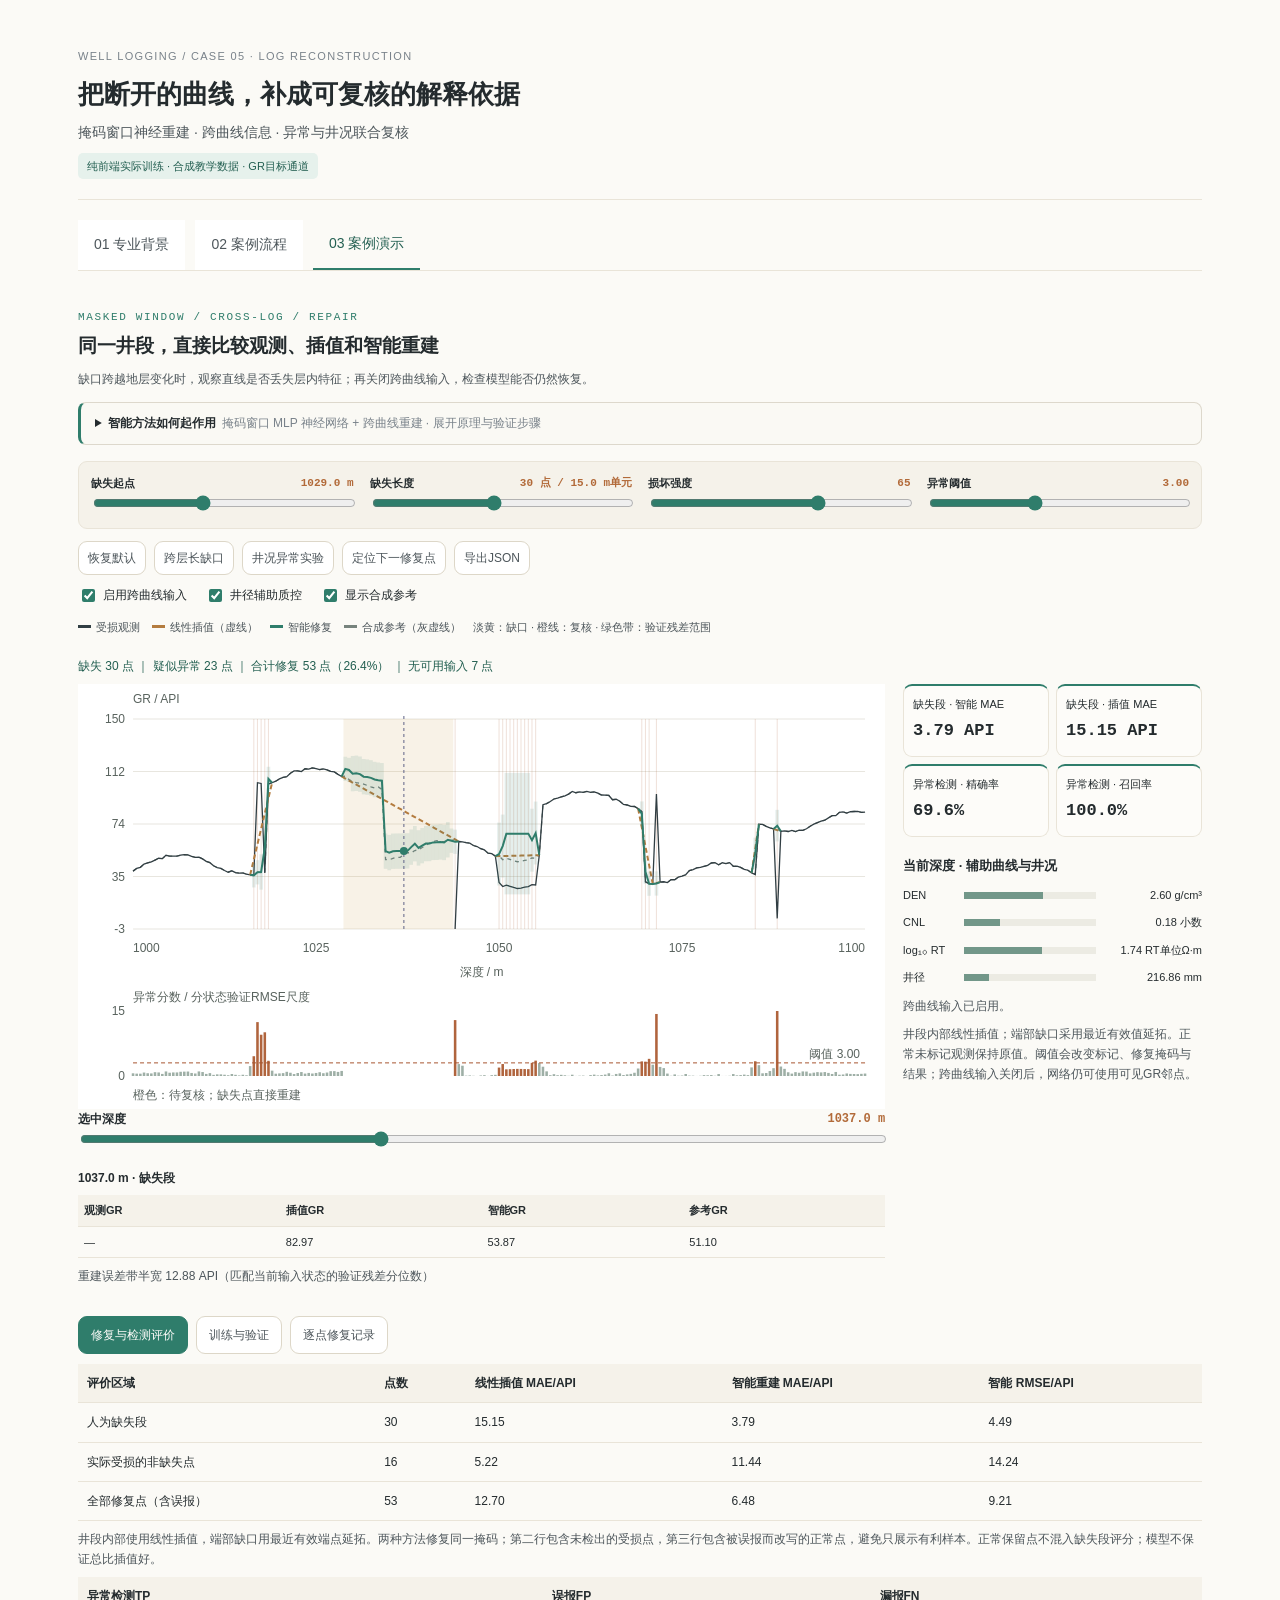
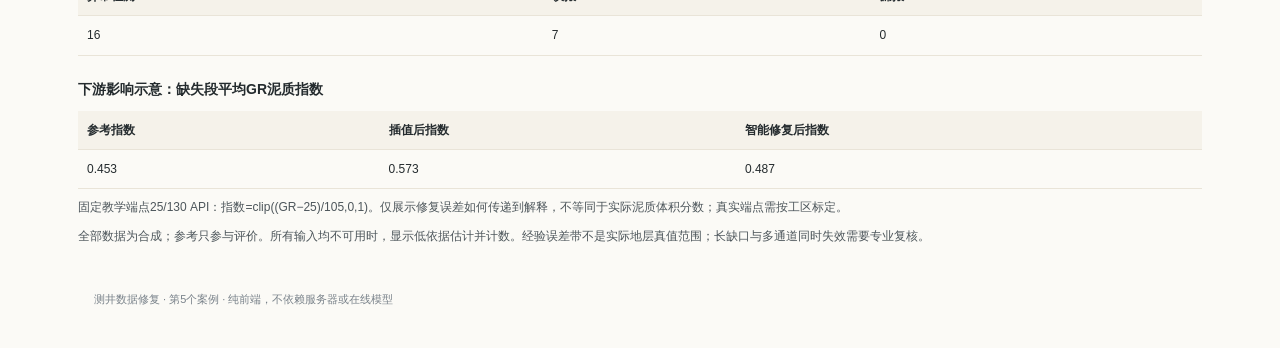
<file: case-packages/log-repair-case/demo/index.html>
<!doctype html><html lang="zh-CN"><head><meta charset="utf-8"><meta name="viewport" content="width=device-width,initial-scale=1"><title>测井数据修复 · 掩码窗口重建</title><link rel="stylesheet" href="demo.css"></head><body><main><header><small>WELL LOGGING / CASE 05 · LOG RECONSTRUCTION</small><h1>把断开的曲线，补成可复核的解释依据</h1><p>掩码窗口神经重建 · 跨曲线信息 · 异常与井况联合复核</p><span class="badge">纯前端实际训练 · 合成教学数据 · GR目标通道</span></header><nav><button data-tab="background">01 专业背景</button><button data-tab="workflow">02 案例流程</button><button data-tab="demo" class="active">03 案例演示</button></nav><section id="background" hidden><article><div class="section-kicker">01 / PROBLEM</div><h3>曲线断了，后面的地层解释也会受影响</h3><p>测井曲线记录岩石与流体对仪器的响应。GR（自然伽马，API）常用于辅助识别泥质变化，但不是岩性或含油性的直接真值。仪器故障、深度采样遗漏、异常跳变和井壁垮塌等，会使曲线缺失或失真，影响分层、泥质估计和储层参数解释。</p><svg viewBox="0 0 760 130" role="img" aria-label="正常、缺失、异常尖峰及井径异常的概念示意" style="width:100%;max-width:760px;height:auto"><g transform="translate(6,0)"><rect x="0" y="13" width="181" height="112" rx="5" fill="#f5f2ea"/><text x="10" y="34" font-size="12" fill="#4d565b" font-family="sans-serif">正常观测</text><path d="M20 74l22 -8 22 13 22 -18 22 8 22 -12 22 5 22 -3" stroke="#2f7d6b" stroke-width="2" fill="none"/><text x="10" y="114" font-size="11" fill="#4d565b" font-family="sans-serif">保留可信观测</text></g><g transform="translate(195,0)"><rect x="0" y="13" width="181" height="112" rx="5" fill="#f5f2ea"/><text x="10" y="34" font-size="12" fill="#4d565b" font-family="sans-serif">缺失井段</text><path d="M20 74l22 -8 22 13M130 57l22 5 22 -3" stroke="#2f7d6b" stroke-width="2" fill="none"/><text x="10" y="114" font-size="11" fill="#4d565b" font-family="sans-serif">掩码 → 请求重建</text></g><g transform="translate(384,0)"><rect x="0" y="13" width="181" height="112" rx="5" fill="#f5f2ea"/><text x="10" y="34" font-size="12" fill="#4d565b" font-family="sans-serif">异常尖峰</text><path d="M20 74l22 -8 22 13 22 -52 22 42 22 -12 22 5 22 -3" stroke="#2f7d6b" stroke-width="2" fill="none"/><text x="10" y="114" font-size="11" fill="#4d565b" font-family="sans-serif">残差 → 异常复核</text></g><g transform="translate(573,0)"><rect x="0" y="13" width="181" height="112" rx="5" fill="#f5f2ea"/><text x="10" y="34" font-size="12" fill="#4d565b" font-family="sans-serif">井径异常影响多曲线</text><path d="M20 74l22 -8 22 13 22 19 22 -3 22 -15 22 -18 22 -3" stroke="#2f7d6b" stroke-width="2" fill="none"/><text x="10" y="114" font-size="11" fill="#4d565b" font-family="sans-serif">井况记录 → 隔离输入</text></g></svg><p>短而平缓的缺口可以插值；跨越地层突变的长缺口，直线可能抹掉真实变化。智能重建尝试利用DEN、CNL、RT的关联与上下邻深度信息，但不能凭空恢复所有地质细节。</p></article><article><div class="section-kicker">02 / METHOD</div><h3>掩码窗口神经重建：先藏住中心值，再学习补回</h3><p>本例实际训练一个12→18→1的前馈神经网络：输入为同深度DEN、CNL、logRT及可用标记，加上前后各两个GR邻点及可见性掩码；隐层使用tanh，输出GR。中心GR不进入输入，因此能够对观测值做盲预测，也能补全缺失中心点。</p><svg viewBox="0 0 760 145" role="img" aria-label="中心GR遮挡，多曲线与相邻深度窗口进入神经网络" style="width:100%;max-width:760px;height:auto"><text x="8" y="23" font-size="12" fill="#4d565b" font-family="sans-serif">同一深度：GR中心值始终遮挡，只从可见输入预测</text><rect x="8" y="42" width="136" height="35" rx="4" fill="#cbded6"/><text x="17" y="65" font-size="12" fill="#4d565b" font-family="sans-serif">GR z−1m</text><rect x="156" y="42" width="136" height="35" rx="4" fill="#cbded6"/><text x="165" y="65" font-size="12" fill="#4d565b" font-family="sans-serif">GR z−0.5m</text><rect x="304" y="42" width="136" height="35" rx="4" fill="#ead1bd"/><text x="313" y="65" font-size="12" fill="#4d565b" font-family="sans-serif">GR中心 ×</text><rect x="452" y="42" width="136" height="35" rx="4" fill="#cbded6"/><text x="461" y="65" font-size="12" fill="#4d565b" font-family="sans-serif">GR z+0.5m</text><rect x="600" y="42" width="136" height="35" rx="4" fill="#cbded6"/><text x="609" y="65" font-size="12" fill="#4d565b" font-family="sans-serif">GR z+1m</text><text x="8" y="102" font-size="12" fill="#4d565b" font-family="sans-serif">GR邻点值+可见性掩码（8维） + DEN / CNL / logRT + 可用标记（4维）</text><text x="8" y="126" font-size="12" fill="#4d565b" font-family="sans-serif">12维窗口 → 18个tanh隐层单元 → 1个GR预测；用训练井已知值计算损失</text></svg><p>训练时随机遮挡GR邻点，并随机关闭跨曲线输入，以学习不同信息条件下的重建。采用均方误差损失与Adam优化130轮；尺度仅从训练井估计。这是掩码窗口重建示范，并非Transformer或完整自编码器。</p><p>异常分数为观测GR与盲预测GR之差的绝对值，除以匹配当前输入状态的验证井残差RMSE。它是无量纲异常分数，不是已校准的异常概率。超过阈值后标为待复核；本演示为对比方便，按该标记自动重建。</p><p>误差尺度和经验带按跨曲线可用性与GR邻点可见性匹配，共六类状态。井径已标记的异常邻点在初次盲预测时也被隔离，避免已知井况异常污染邻点输入。无跨曲线且无GR邻点时，保留数值估计用于展示，但明确标为低依据估计，不能当作可靠修复。</p></article><article><div class="section-kicker">03 / DATA</div><h3>训练、验证、测试分井；井况记录辅助判断</h3><p>数据为可复现的合成多曲线井：GR/API、DEN/g·cm⁻³、CNL/小数、RT/Ω·m及井径/mm。RT取log10进入模型。4口训练井模拟同区块参考井；另1口验证井计算误差尺度与残差分位数；测试井只用于展示及事后评价。</p><svg viewBox="0 0 760 140" role="img" aria-label="按井隔离训练、验证与测试，测试真值不进入预测" style="width:100%;max-width:760px;height:auto"><text x="10" y="22" font-size="12" fill="#4d565b" font-family="sans-serif">训练井：4 × 201点</text><text x="270" y="22" font-size="12" fill="#4d565b" font-family="sans-serif">验证井：201点</text><text x="520" y="22" font-size="12" fill="#4d565b" font-family="sans-serif">测试井：201点</text><rect x="10" y="38" width="25" height="61" rx="4" fill="#d1e1d7"/><rect x="48" y="38" width="25" height="61" rx="4" fill="#d1e1d7"/><rect x="86" y="38" width="25" height="61" rx="4" fill="#d1e1d7"/><rect x="124" y="38" width="25" height="61" rx="4" fill="#d1e1d7"/><rect x="270" y="38" width="25" height="61" rx="4" fill="#d1e1d7"/><rect x="520" y="38" width="25" height="61" rx="4" fill="#d1e1d7"/><text x="10" y="122" font-size="12" fill="#4d565b" font-family="sans-serif">拟合尺度与模型权重</text><text x="270" y="122" font-size="12" fill="#4d565b" font-family="sans-serif">计算分条件残差尺度</text><text x="520" y="122" font-size="12" fill="#4d565b" font-family="sans-serif">造缺失/异常，独立评价</text></svg><p>测试井201点，1000—1100m，采样间隔0.5m。缺失长度按采样单元计：30点对应30个0.5m单元，首末采样中心间距为14.5m。异常包括若干尖峰与1050—1055m的井径异常区；幅度由“损坏强度”统一控制。</p><p>井径偏离216mm超过15mm时，可用工程辅助开关将该处辅助曲线隔离。这个阈值及曲线失真关系仅为教学设定，不能直接用于实际井径质控。关闭辅助曲线可观察仅依赖序列窗口时的退化。</p></article><article><div class="section-kicker">04 / EVALUATION</div><h3>补得像不等于补得对：真值、误差与信息不足</h3><p>真实缺失井段一般没有独立真值。本演示在完整合成曲线上人为遮挡，以便在已知参考上比较：缺失段MAE/RMSE、实际受损点修复误差、异常检测精确率与召回率。实际受损点包含漏检点，避免把失败样本排除在评分之外。</p><svg viewBox="0 0 760 112" role="img" aria-label="正常观测保留；缺失/异常重建 → 参考曲线仅用于事后评价 → 下游解释仍需岩心与井况复核" style="width:100%;max-width:760px;height:auto"><rect x="8" y="18" width="232" height="78" rx="5" fill="#f3f2ec"/><text x="20" y="49" font-size="12" fill="#4d565b" font-family="sans-serif">正常观测保留；缺失/异常重建</text><path d="M244 57h11m-4 -4l4 4 -4 4" fill="none" stroke="#698679"/><rect x="260" y="18" width="232" height="78" rx="5" fill="#f3f2ec"/><text x="272" y="49" font-size="12" fill="#4d565b" font-family="sans-serif">参考曲线仅用于事后评价</text><path d="M496 57h11m-4 -4l4 4 -4 4" fill="none" stroke="#698679"/><rect x="512" y="18" width="232" height="78" rx="5" fill="#f3f2ec"/><text x="524" y="49" font-size="12" fill="#4d565b" font-family="sans-serif">下游解释仍需岩心与井况复核</text></svg><p>阴影误差带来自验证井在六种输入可用状态下（跨曲线有/无 × GR邻点无/部分/全部可见）的绝对残差95%分位数，不是地层真值范围，也不保证真实工区95%覆盖。辅助曲线与GR邻点都不可用时，模型接近训练均值，不能可靠恢复局部变化。</p><p>本例不做真实文件导入、不修复全部测井通道，也不宣称真实跨区泛化。老师提供的掩码自编码、跨曲线生成是参考方向，本例以掩码窗口神经重建落实序列与跨曲线补全要点。</p></article></section><section id="workflow" hidden><h2>从受损观测到可追踪的修复结果</h2><article><div class="section-kicker">STEP 01</div><h3>整理曲线与井况信息</h3><svg viewBox="0 0 760 112" role="img" aria-label="同深度多曲线 + 井况记录 → 训练4井 / 验证1井 / 测试1井 → 按井隔离，防止信息泄漏" style="width:100%;max-width:760px;height:auto"><rect x="8" y="18" width="232" height="78" rx="5" fill="#f3f2ec"/><text x="20" y="49" font-size="12" fill="#4d565b" font-family="sans-serif">同深度多曲线 + 井况记录</text><path d="M244 57h11m-4 -4l4 4 -4 4" fill="none" stroke="#698679"/><rect x="260" y="18" width="232" height="78" rx="5" fill="#f3f2ec"/><text x="272" y="49" font-size="12" fill="#4d565b" font-family="sans-serif">训练4井 / 验证1井 / 测</text><text x="272" y="69" font-size="12" fill="#4d565b" font-family="sans-serif">试1井</text><path d="M496 57h11m-4 -4l4 4 -4 4" fill="none" stroke="#698679"/><rect x="512" y="18" width="232" height="78" rx="5" fill="#f3f2ec"/><text x="524" y="49" font-size="12" fill="#4d565b" font-family="sans-serif">按井隔离，防止信息泄漏</text></svg><p><b>输入：</b>GR、DEN、CNL、RT、井径及异常标记。</p><p><b>操作：</b>统一深度和单位，分开训练、验证和测试井；真实项目需检查工具响应、环境校正与岩心定位。</p><div class="note"><b>输出：</b>4口训练井804点；验证和测试各201点。<br><b>易错点：</b>不要把测试井参考曲线当成模型输入或用测试结果反复挑最好参数。</div></article><article><div class="section-kicker">STEP 02</div><h3>构造掩码训练窗口</h3><svg viewBox="0 0 760 145" role="img" aria-label="中心GR遮挡，多曲线与相邻深度窗口进入神经网络" style="width:100%;max-width:760px;height:auto"><text x="8" y="23" font-size="12" fill="#4d565b" font-family="sans-serif">同一深度：GR中心值始终遮挡，只从可见输入预测</text><rect x="8" y="42" width="136" height="35" rx="4" fill="#cbded6"/><text x="17" y="65" font-size="12" fill="#4d565b" font-family="sans-serif">GR z−1m</text><rect x="156" y="42" width="136" height="35" rx="4" fill="#cbded6"/><text x="165" y="65" font-size="12" fill="#4d565b" font-family="sans-serif">GR z−0.5m</text><rect x="304" y="42" width="136" height="35" rx="4" fill="#ead1bd"/><text x="313" y="65" font-size="12" fill="#4d565b" font-family="sans-serif">GR中心 ×</text><rect x="452" y="42" width="136" height="35" rx="4" fill="#cbded6"/><text x="461" y="65" font-size="12" fill="#4d565b" font-family="sans-serif">GR z+0.5m</text><rect x="600" y="42" width="136" height="35" rx="4" fill="#cbded6"/><text x="609" y="65" font-size="12" fill="#4d565b" font-family="sans-serif">GR z+1m</text><text x="8" y="102" font-size="12" fill="#4d565b" font-family="sans-serif">GR邻点值+可见性掩码（8维） + DEN / CNL / logRT + 可用标记（4维）</text><text x="8" y="126" font-size="12" fill="#4d565b" font-family="sans-serif">12维窗口 → 18个tanh隐层单元 → 1个GR预测；用训练井已知值计算损失</text></svg><p><b>输入：</b>训练井的完整已知曲线及邻深度窗口。</p><p><b>操作：</b>始终隐藏中心GR；随机遮挡邻点和辅助曲线，将输入值与可见性标记同时送入网络。</p><div class="note"><b>输出：</b>12维输入和1个中心GR训练标签。<br><b>易错点：</b>把缺失填0后不提供可见标记，会混淆真实零值与缺失；本例归一化零与掩码分开。</div></article><article><div class="section-kicker">STEP 03</div><h3>拟合网络并统计验证残差</h3><svg viewBox="0 0 760 112" role="img" aria-label="训练GR误差 → 反向传播 → 独立验证 → 残差RMSE / 分位数 → 网络参数与误差尺度固定" style="width:100%;max-width:760px;height:auto"><rect x="8" y="18" width="232" height="78" rx="5" fill="#f3f2ec"/><text x="20" y="49" font-size="12" fill="#4d565b" font-family="sans-serif">训练GR误差 → 反向传播</text><path d="M244 57h11m-4 -4l4 4 -4 4" fill="none" stroke="#698679"/><rect x="260" y="18" width="232" height="78" rx="5" fill="#f3f2ec"/><text x="272" y="49" font-size="12" fill="#4d565b" font-family="sans-serif">独立验证 → 残差RMSE /</text><text x="272" y="69" font-size="12" fill="#4d565b" font-family="sans-serif"> 分位数</text><path d="M496 57h11m-4 -4l4 4 -4 4" fill="none" stroke="#698679"/><rect x="512" y="18" width="232" height="78" rx="5" fill="#f3f2ec"/><text x="524" y="49" font-size="12" fill="#4d565b" font-family="sans-serif">网络参数与误差尺度固定</text></svg><p><b>输入：</b>训练窗口、训练GR标签，以及独立验证井。</p><p><b>操作：</b>仅用训练井估计尺度与权重；Adam优化130轮。验证井在六种输入条件下统计RMSE和绝对残差分位数。</p><div class="note"><b>输出：</b>实际损失曲线、异常分数尺度、分条件经验误差带。<br><b>易错点：</b>验证误差带不是普适置信区间；测试真值不可参与训练或误差带估计。</div></article><article><div class="section-kicker">STEP 04</div><h3>识别疑似异常并重建</h3><svg viewBox="0 0 760 112" role="img" aria-label="盲预测差异 + 工程记录 → 阈值标记 → 屏蔽异常邻点 → 相同掩码：智能 / 插值对比" style="width:100%;max-width:760px;height:auto"><rect x="8" y="18" width="232" height="78" rx="5" fill="#f3f2ec"/><text x="20" y="49" font-size="12" fill="#4d565b" font-family="sans-serif">盲预测差异 + 工程记录</text><path d="M244 57h11m-4 -4l4 4 -4 4" fill="none" stroke="#698679"/><rect x="260" y="18" width="232" height="78" rx="5" fill="#f3f2ec"/><text x="272" y="49" font-size="12" fill="#4d565b" font-family="sans-serif">阈值标记 → 屏蔽异常邻点</text><path d="M496 57h11m-4 -4l4 4 -4 4" fill="none" stroke="#698679"/><rect x="512" y="18" width="232" height="78" rx="5" fill="#f3f2ec"/><text x="524" y="49" font-size="12" fill="#4d565b" font-family="sans-serif">相同掩码：智能 / 插值对比</text></svg><p><b>输入：</b>受损测试曲线、网络盲预测及井径记录。</p><p><b>操作：</b>缺失点直接标记；非缺失点按残差阈值和井径规则复核。随后隔离已标记GR邻点，以同一修复掩码分别运行网络和线性插值。</p><div class="note"><b>输出：</b>保留正常观测，输出可追踪的修复点与辅助输入状态。<br><b>易错点：</b>不同阈值会改变误报/漏报和修复结果；井壁异常不等于地层异常，不能全凭模型自动定论。</div></article><article><div class="section-kicker">STEP 05</div><h3>评价、复核与导出</h3><svg viewBox="0 0 760 112" role="img" aria-label="缺失段误差 + 全部受损点误差 → 精确率 / 召回率 / 漏检 → 逐点复核 → 标记来源并导出" style="width:100%;max-width:760px;height:auto"><rect x="8" y="18" width="232" height="78" rx="5" fill="#f3f2ec"/><text x="20" y="49" font-size="12" fill="#4d565b" font-family="sans-serif">缺失段误差 + 全部受损点误差</text><path d="M244 57h11m-4 -4l4 4 -4 4" fill="none" stroke="#698679"/><rect x="260" y="18" width="232" height="78" rx="5" fill="#f3f2ec"/><text x="272" y="49" font-size="12" fill="#4d565b" font-family="sans-serif">精确率 / 召回率 / 漏检</text><path d="M496 57h11m-4 -4l4 4 -4 4" fill="none" stroke="#698679"/><rect x="512" y="18" width="232" height="78" rx="5" fill="#f3f2ec"/><text x="524" y="49" font-size="12" fill="#4d565b" font-family="sans-serif">逐点复核 → 标记来源并导出</text></svg><p><b>输入：</b>修复结果、评价用参考曲线及人工损坏记录。</p><p><b>操作：</b>只在对应目标区域统计误差；异常检测计算TP/FP/FN；逐点检查并导出原观测、修复原因、分数和重建值。</p><div class="note"><b>输出：</b>可复查的指标、分页记录与JSON结果。<br><b>易错点：</b>参考只用于合成实验评价；真实项目需重测、岩心与下游解释验证，修复值不能伪装成实测值。</div></article></section><section id="demo"><div class="section-kicker">MASKED WINDOW / CROSS-LOG / REPAIR</div><h2>同一井段，直接比较观测、插值和智能重建</h2><p class="small">缺口跨越地层变化时，观察直线是否丢失层内特征；再关闭跨曲线输入，检查模型能否仍然恢复。</p><details class="ai-guide"><summary>智能方法如何起作用<span>掩码窗口 MLP 神经网络 + 跨曲线重建 · 展开原理与验证步骤</span></summary><div class="ai-guide-grid"><div><b>为什么有效</b><p>模型利用可见 GR 邻点及 DEN、CNL、logRT 的相关性预测目标 GR；训练时随机掩码，帮助模型适应缺测。目标点原始 GR 不作为自身输入。</p></div><div><b>怎样操作验证</b><p>先点“跨层长缺口”，保持受损数据不变，开关跨曲线输入；对照智能重建和线性插值的曲线、缺失段 MAE，再调阈值查看误报和漏报。</p></div><p class="ai-limit"><b>适用边界：</b>长缺口或多通道同时失效会降低依据，模型不保证胜过插值；误差带为验证残差经验范围。</p></div></details><div class="controls"><label>缺失起点 <output id="startV"></output><input id="start" type="range" min="0" max="140" step="1" value="58"></label><label>缺失长度 <output id="lengthV"></output><input id="length" type="range" min="4" max="60" step="2" value="30"></label><label>损坏强度 <output id="strengthV"></output><input id="strength" type="range" min="0" max="100" step="5" value="65"></label><label>异常阈值 <output id="thresholdV"></output><input id="threshold" type="range" min="1" max="6" step="0.25" value="3"></label></div><div class="actions"><button id="reset">恢复默认</button><button id="longGap">跨层长缺口</button><button id="collapse">井况异常实验</button><button id="nextFlag">定位下一修复点</button><button id="export">导出JSON</button></div><div class="checks"><label><input id="aux" type="checkbox" checked>启用跨曲线输入</label><label><input id="engineering" type="checkbox" checked>井径辅助质控</label><label><input id="truth" type="checkbox" checked>显示合成参考</label></div><div class="legend"><span><i style="background:#313e43"></i>受损观测</span><span><i style="background:#b47c3f"></i>线性插值（虚线）</span><span><i style="background:#2f7d6b"></i>智能修复</span><span><i style="background:#77837d"></i>合成参考（灰虚线）</span><span>淡黄：缺口 · 橙线：复核 · 绿色带：验证残差范围</span></div><div id="status" role="status" aria-live="polite"></div><div class="repair-grid"><div><svg id="repairPlot" viewBox="0 0 860 300" role="img" aria-label="GR观测、参考、插值与神经修复曲线，阴影为缺失段和经验误差带"></svg><svg id="scorePlot" viewBox="0 0 860 125" role="img" aria-label="异常分数随深度分布及联动阈值"></svg><label class="depth-control">选中深度 <output id="depthV"></output><input id="depth" type="range" min="0" max="200" value="74" step="1"></label><div id="readout" aria-live="polite"></div></div><aside><div id="metrics" class="metrics"></div><h3>当前深度 · 辅助曲线与井况</h3><div id="support"></div><p class="small">井段内部线性插值；端部缺口采用最近有效值延拓。正常未标记观测保持原值。阈值会改变标记、修复掩码与结果；跨曲线输入关闭后，网络仍可使用可见GR邻点。</p></aside></div><div class="result-tabs"><button id="tab-compare" class="active">修复与检测评价</button><button id="tab-training">训练与验证</button><button id="tab-records">逐点修复记录</button></div><div id="detailsPanel"></div><p class="small">全部数据为合成；参考只参与评价。所有输入均不可用时，显示低依据估计并计数。经验误差带不是实际地层真值范围；长缺口与多通道同时失效需要专业复核。</p></section><footer>测井数据修复 · 第5个案例 · 纯前端，不依赖服务器或在线模型</footer></main><script src="engine.js"></script><script src="demo.js"></script></body></html>
</file>
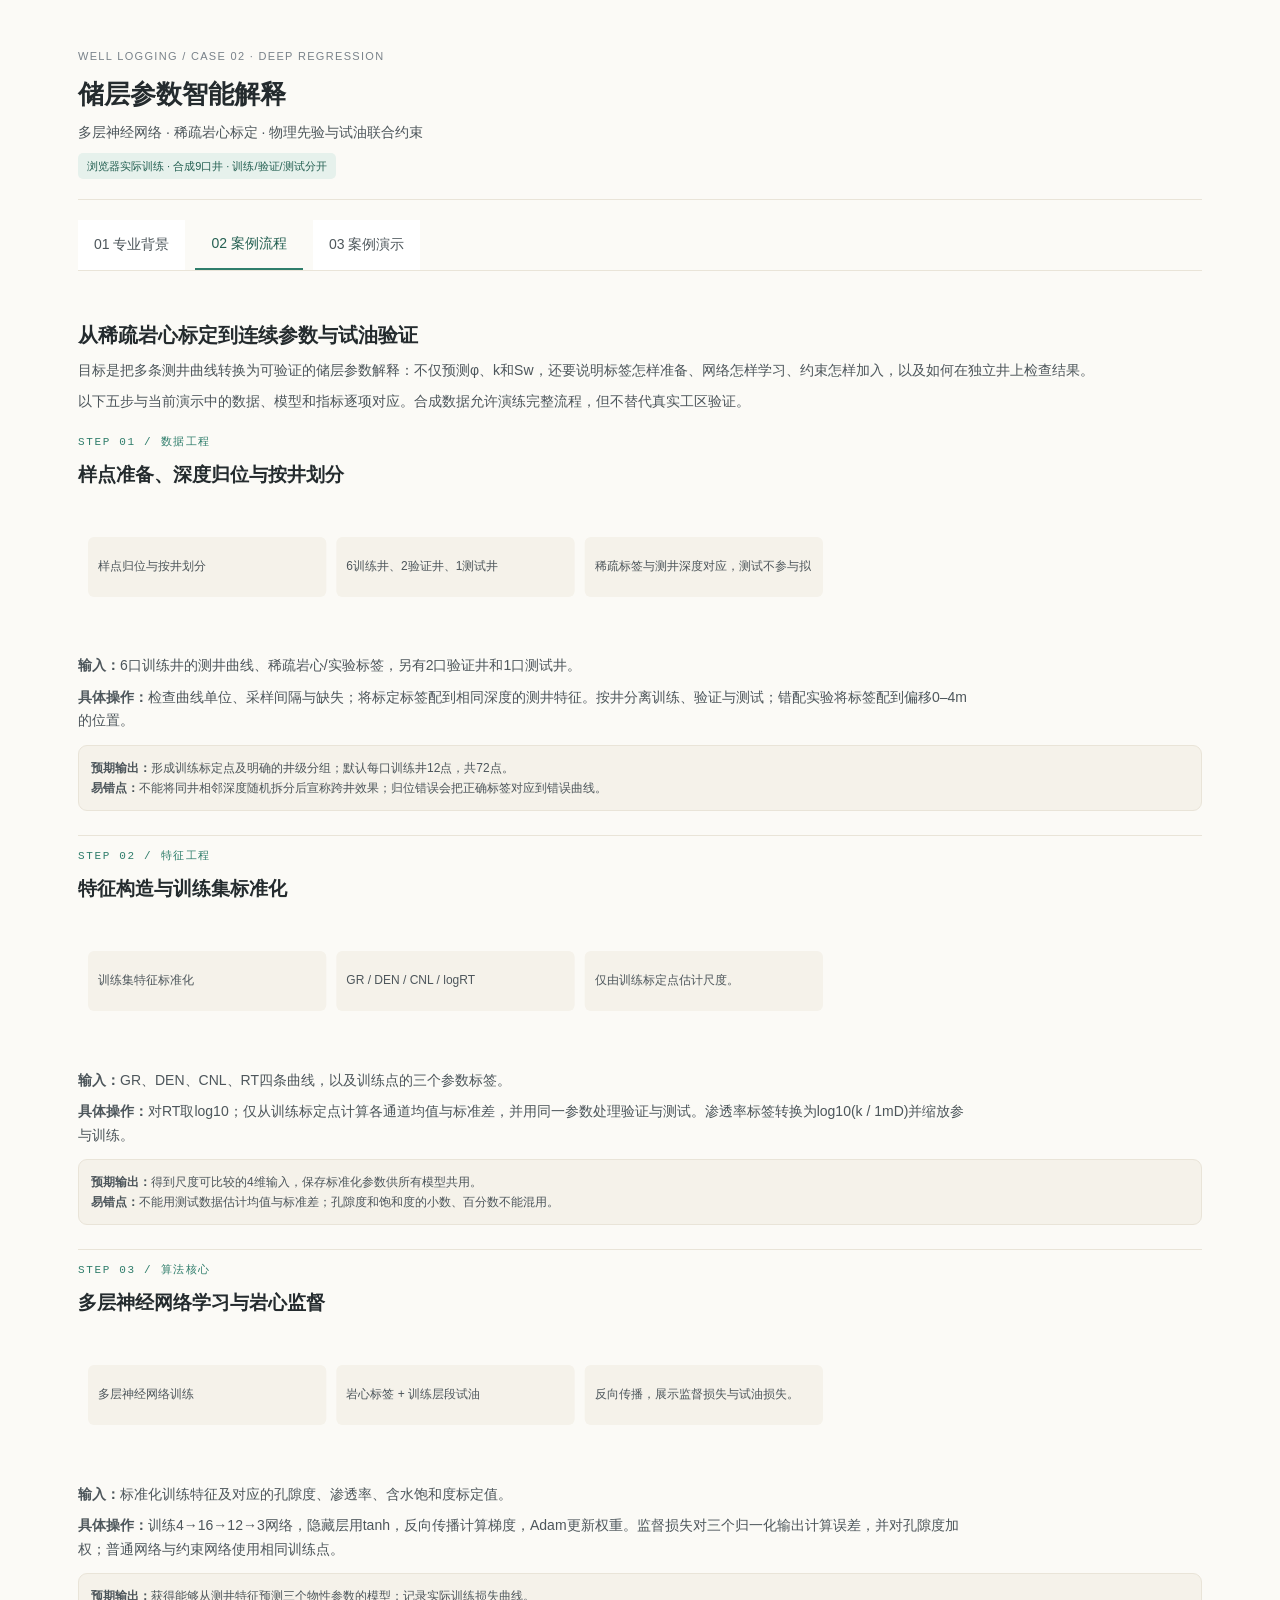
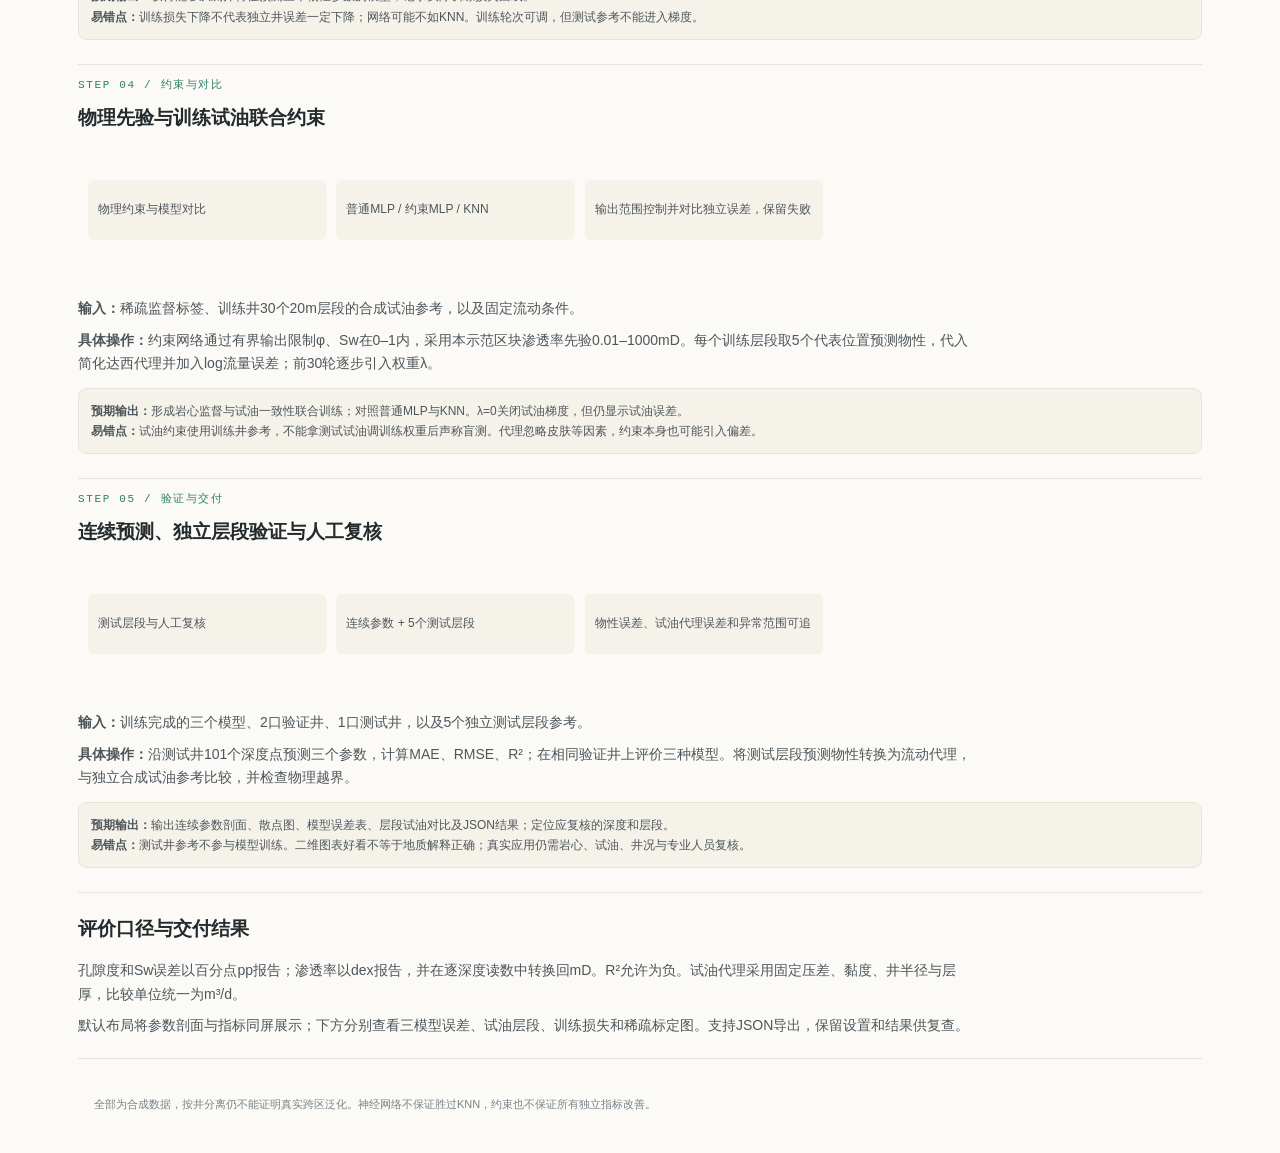
<file: case-packages/reservoir-parameters-case/demo/index.html>
<!doctype html><html lang="zh-CN"><meta charset="utf-8"><meta name="viewport" content="width=device-width,initial-scale=1"><title>储层参数深度回归与岩心试油约束</title><link rel="stylesheet" href="demo.css"><body><main><header><small>WELL LOGGING / CASE 02 · DEEP REGRESSION</small><h1>储层参数智能解释</h1><p>多层神经网络 · 稀疏岩心标定 · 物理先验与试油联合约束</p><span class="badge">浏览器实际训练 · 合成9口井 · 训练/验证/测试分开</span></header><nav><button data-tab="background">01 专业背景</button><button data-tab="workflow" class="active">02 案例流程</button><button data-tab="demo">03 案例演示</button></nav><section id="background" hidden><article><div class="section-kicker">01 / PROBLEM</div><h3>岩石能装多少、流得多快、其中有多少水？</h3><p>储层评价需要同时理解孔隙度、渗透率和含水饱和度：孔隙多不代表连通好，连通好也不意味着孔隙中一定有油。测井曲线是物理响应，不能单凭一条曲线给出完整储层结论。</p><svg viewBox="0 0 760 190" role="img" aria-label="孔隙、连通性与孔隙中水的比例" style="width:100%;max-width:760px;background:#fdfcf9;border:1px solid #e9e4d8;border-radius:9px;margin:12px 0"><title>孔隙、连通性与孔隙中水的比例</title><rect x="14" y="15" width="236" height="160" rx="6" fill="#f5f2ea"/><text x="26" y="38" font-size="12" font-family="sans-serif" fill="#4d565b">孔隙度 φ</text><circle cx="42" cy="74" r="11" fill="#fdfcf9" stroke="#c9c2b0"/><circle cx="81" cy="74" r="11" fill="#fdfcf9" stroke="#c9c2b0"/><circle cx="120" cy="74" r="11" fill="#fdfcf9" stroke="#c9c2b0"/><circle cx="159" cy="74" r="11" fill="#fdfcf9" stroke="#c9c2b0"/><circle cx="198" cy="74" r="11" fill="#fdfcf9" stroke="#c9c2b0"/><circle cx="42" cy="109" r="11" fill="#fdfcf9" stroke="#c9c2b0"/><circle cx="81" cy="109" r="11" fill="#fdfcf9" stroke="#c9c2b0"/><circle cx="120" cy="109" r="11" fill="#fdfcf9" stroke="#c9c2b0"/><circle cx="159" cy="109" r="11" fill="#fdfcf9" stroke="#c9c2b0"/><circle cx="198" cy="109" r="11" fill="#fdfcf9" stroke="#c9c2b0"/><text x="26" y="152" font-size="12" font-family="sans-serif" fill="#4d565b">空隙体积 / 岩石总体积</text><rect x="262" y="15" width="236" height="160" rx="6" fill="#f5f2ea"/><text x="274" y="38" font-size="12" font-family="sans-serif" fill="#4d565b">渗透率 k</text><circle cx="290" cy="74" r="11" fill="#fdfcf9" stroke="#c9c2b0"/><circle cx="329" cy="74" r="11" fill="#fdfcf9" stroke="#c9c2b0"/><circle cx="368" cy="74" r="11" fill="#fdfcf9" stroke="#c9c2b0"/><circle cx="407" cy="74" r="11" fill="#fdfcf9" stroke="#c9c2b0"/><circle cx="446" cy="74" r="11" fill="#fdfcf9" stroke="#c9c2b0"/><circle cx="290" cy="109" r="11" fill="#fdfcf9" stroke="#c9c2b0"/><circle cx="329" cy="109" r="11" fill="#fdfcf9" stroke="#c9c2b0"/><circle cx="368" cy="109" r="11" fill="#fdfcf9" stroke="#c9c2b0"/><circle cx="407" cy="109" r="11" fill="#fdfcf9" stroke="#c9c2b0"/><circle cx="446" cy="109" r="11" fill="#fdfcf9" stroke="#c9c2b0"/><path d="M290 74h156" stroke="#2f7d6b" stroke-width="4" opacity=".6"/><path d="M290 109h156" stroke="#2f7d6b" stroke-width="4" opacity=".6"/><text x="274" y="152" font-size="12" font-family="sans-serif" fill="#4d565b">流体通过岩石的难易</text><rect x="510" y="15" width="236" height="160" rx="6" fill="#f5f2ea"/><text x="522" y="38" font-size="12" font-family="sans-serif" fill="#4d565b">含水饱和度 Sw</text><circle cx="538" cy="74" r="11" fill="#7aa2bf" stroke="#c9c2b0"/><circle cx="577" cy="74" r="11" fill="#7aa2bf" stroke="#c9c2b0"/><circle cx="616" cy="74" r="11" fill="#7aa2bf" stroke="#c9c2b0"/><circle cx="655" cy="74" r="11" fill="#fdfcf9" stroke="#c9c2b0"/><circle cx="694" cy="74" r="11" fill="#fdfcf9" stroke="#c9c2b0"/><circle cx="538" cy="109" r="11" fill="#7aa2bf" stroke="#c9c2b0"/><circle cx="577" cy="109" r="11" fill="#7aa2bf" stroke="#c9c2b0"/><circle cx="616" cy="109" r="11" fill="#7aa2bf" stroke="#c9c2b0"/><circle cx="655" cy="109" r="11" fill="#fdfcf9" stroke="#c9c2b0"/><circle cx="694" cy="109" r="11" fill="#fdfcf9" stroke="#c9c2b0"/><text x="522" y="152" font-size="12" font-family="sans-serif" fill="#4d565b">水体积 / 孔隙总体积</text></svg><p>传统解释常借助经验关系与岩心标定。面对不同岩性、泥质含量及流体条件，多条曲线的关系可能交叠，需要联合分析。</p><p>本例把岩心稀疏、深度归位误差和试油验证串联起来，不只画出预测曲线。孔隙度与含水饱和度标签来自模拟岩心/实验解释；渗透率在log10(k / 1mD)尺度建模。</p></article><article><div class="section-kicker">02 / INTERVENTION</div><h3>深度回归、物理边界和试油约束如何结合？</h3><p>实际训练一个4→16→12→3多层感知机，两个隐藏层用tanh；4条输入为GR、DEN、CNL、logRT，3个输出为孔隙度、log渗透率、含水饱和度。反向传播与Adam更新均在浏览器中执行。</p><svg viewBox="0 0 760 110" role="img" aria-label="4条测井特征，隐藏层16个神经元，隐藏层12个神经元，3个物性输出" style="width:100%;max-width:760px;margin:12px 0"><rect x="10.0" y="20" width="177.5" height="60" rx="6" fill="#f5f2ea"/><text x="20.0" y="53" font-family="sans-serif" font-size="12" fill="#4d565b">4条测井特征</text><rect x="197.5" y="20" width="177.5" height="60" rx="6" fill="#f5f2ea"/><text x="207.5" y="53" font-family="sans-serif" font-size="12" fill="#4d565b">隐藏层16个神经元</text><rect x="385.0" y="20" width="177.5" height="60" rx="6" fill="#f5f2ea"/><text x="395.0" y="53" font-family="sans-serif" font-size="12" fill="#4d565b">隐藏层12个神经元</text><rect x="572.5" y="20" width="177.5" height="60" rx="6" fill="#f5f2ea"/><text x="582.5" y="53" font-family="sans-serif" font-size="12" fill="#4d565b">3个物性输出</text></svg><p>普通网络仅使用稀疏岩心监督；约束网络采用有界输出，并在监督损失上加入训练井的层段试油参考损失。φ与Sw限制在0–1，渗透率在本合成区块先验0.01–1000mD内；这一区间不是适用于所有油田的普遍物理定律。KNN仍作为对照。</p><p>训练目标：岩心监督误差 + λ×训练层段log流量误差 + 小幅权重正则。独立测试试油参考不参与损失。对照包含输出映射与联合损失两项改变，不能把全部效果单独归因于某一种约束。</p></article><article><div class="section-kicker">03 / DATA</div><h3>按井分离：训练、验证与最终测试</h3><ul><li>训练：6口合成井，每井6–24个稀疏标定点，默认72点；同时提供30个训练层段的合成试油参考。</li><li>验证：另外2口合成井，仅展示独立误差，不反向传播，也不按测试结果选择训练轮次。</li><li>测试：另1口合成井，101个深度点；5个20m层段的试油参考仅用于最终验证。</li><li>标准化：均值和标准差只由训练标定点计算，测试曲线不参与拟合。</li><li>错配实验：把岩心标签配到偏移深度的测井输入，模拟归位错误；不是偷偷改变参考真值。</li></ul><p>所有井都来自同一套简化合成机制，井间分离不等于已证明真实跨区泛化。常规曲线单位、实验标签单位及来源须保留；真实数据还需井径、泥浆侵入、仪器与实验条件质控。</p><p>实验控制：改变标定点数不会改变同一训练井的试油参考；普通MLP、约束MLP与KNN均在相同验证井和测试井上评价。λ=0时仍计算并显示训练试油误差，但不把它加入更新梯度。</p></article><article><div class="section-kicker">04 / DIFFICULTY</div><h3>独立层段验证：物性不能直接等于产量</h3><p>试油部分使用带相对渗透率因子的简化径向达西代理：q=2πkhΔp/[μln(re/rw)]×(1−Sw)²。固定Δp=2MPa、μ=3mPa·s、re=200m、rw=0.1m，层厚20m，单位转换后输出m³/d；不包含皮肤、体积系数、复杂多相与非均质井筒耦合。</p><p>训练/测试参考流量均由各自隐藏物性场与独立测量扰动合成。模型只读取对应测井特征；测试参考没有反向输入模型。合成试油验证展示物性组合与流动能力的一致性，不能视为真实油井产能预测或生产保证。</p><p>MAE、RMSE、R²分别报告，φ和Sw误差为百分点pp，渗透率误差为dex。网络可能不如KNN，加入约束也不保证每项误差下降。参考方向：深度回归、物理约束学习、迁移学习；本例未把跨区微调实现成按钮。</p><p><a href="#/method/ts">按时序方法检索</a> · <a href="#/scene/w1">测井分层</a> · <a href="#/scene/w3">成像测井裂缝识别</a></p><p>背景参考：<a href="https://www.slb.com/resource-library/article/2015/defining-permeability" target="_blank" rel="noopener">SLB：渗透率与达西流动</a> · <a href="https://arxiv.org/abs/1412.6980" target="_blank" rel="noopener">Adam优化算法原论文</a>。本演示采用手写JavaScript实现，不依赖PyTorch或后端。</p></article></section><section id="workflow"><h2>从稀疏岩心标定到连续参数与试油验证</h2><p>目标是把多条测井曲线转换为可验证的储层参数解释：不仅预测φ、k和Sw，还要说明标签怎样准备、网络怎样学习、约束怎样加入，以及如何在独立井上检查结果。</p><p>以下五步与当前演示中的数据、模型和指标逐项对应。合成数据允许演练完整流程，但不替代真实工区验证。</p><article><div class="section-kicker">STEP 01 / 数据工程</div><h3>样点准备、深度归位与按井划分</h3><svg viewBox="0 0 760 110" role="img" aria-label="样点归位与按井划分，6训练井、2验证井、1测试井，稀疏标签与测井深度对应，测试不参与拟" style="width:100%;max-width:760px;margin:12px 0"><rect x="10.0" y="20" width="238.33333333333334" height="60" rx="6" fill="#f5f2ea"/><text x="20.0" y="53" font-family="sans-serif" font-size="12" fill="#4d565b">样点归位与按井划分</text><rect x="258.33333333333337" y="20" width="238.33333333333334" height="60" rx="6" fill="#f5f2ea"/><text x="268.33333333333337" y="53" font-family="sans-serif" font-size="12" fill="#4d565b">6训练井、2验证井、1测试井</text><rect x="506.6666666666667" y="20" width="238.33333333333334" height="60" rx="6" fill="#f5f2ea"/><text x="516.6666666666667" y="53" font-family="sans-serif" font-size="12" fill="#4d565b">稀疏标签与测井深度对应，测试不参与拟</text></svg><p><b>输入：</b>6口训练井的测井曲线、稀疏岩心/实验标签，另有2口验证井和1口测试井。</p><p><b>具体操作：</b>检查曲线单位、采样间隔与缺失；将标定标签配到相同深度的测井特征。按井分离训练、验证与测试；错配实验将标签配到偏移0–4m的位置。</p><div class="note"><b>预期输出：</b>形成训练标定点及明确的井级分组；默认每口训练井12点，共72点。<br><b>易错点：</b>不能将同井相邻深度随机拆分后宣称跨井效果；归位错误会把正确标签对应到错误曲线。</div></article><article><div class="section-kicker">STEP 02 / 特征工程</div><h3>特征构造与训练集标准化</h3><svg viewBox="0 0 760 110" role="img" aria-label="训练集特征标准化，GR / DEN / CNL / logRT，仅由训练标定点估计尺度。" style="width:100%;max-width:760px;margin:12px 0"><rect x="10.0" y="20" width="238.33333333333334" height="60" rx="6" fill="#f5f2ea"/><text x="20.0" y="53" font-family="sans-serif" font-size="12" fill="#4d565b">训练集特征标准化</text><rect x="258.33333333333337" y="20" width="238.33333333333334" height="60" rx="6" fill="#f5f2ea"/><text x="268.33333333333337" y="53" font-family="sans-serif" font-size="12" fill="#4d565b">GR / DEN / CNL / logRT</text><rect x="506.6666666666667" y="20" width="238.33333333333334" height="60" rx="6" fill="#f5f2ea"/><text x="516.6666666666667" y="53" font-family="sans-serif" font-size="12" fill="#4d565b">仅由训练标定点估计尺度。</text></svg><p><b>输入：</b>GR、DEN、CNL、RT四条曲线，以及训练点的三个参数标签。</p><p><b>具体操作：</b>对RT取log10；仅从训练标定点计算各通道均值与标准差，并用同一参数处理验证与测试。渗透率标签转换为log10(k / 1mD)并缩放参与训练。</p><div class="note"><b>预期输出：</b>得到尺度可比较的4维输入，保存标准化参数供所有模型共用。<br><b>易错点：</b>不能用测试数据估计均值与标准差；孔隙度和饱和度的小数、百分数不能混用。</div></article><article><div class="section-kicker">STEP 03 / 算法核心</div><h3>多层神经网络学习与岩心监督</h3><svg viewBox="0 0 760 110" role="img" aria-label="多层神经网络训练，岩心标签 + 训练层段试油，反向传播，展示监督损失与试油损失。" style="width:100%;max-width:760px;margin:12px 0"><rect x="10.0" y="20" width="238.33333333333334" height="60" rx="6" fill="#f5f2ea"/><text x="20.0" y="53" font-family="sans-serif" font-size="12" fill="#4d565b">多层神经网络训练</text><rect x="258.33333333333337" y="20" width="238.33333333333334" height="60" rx="6" fill="#f5f2ea"/><text x="268.33333333333337" y="53" font-family="sans-serif" font-size="12" fill="#4d565b">岩心标签 + 训练层段试油</text><rect x="506.6666666666667" y="20" width="238.33333333333334" height="60" rx="6" fill="#f5f2ea"/><text x="516.6666666666667" y="53" font-family="sans-serif" font-size="12" fill="#4d565b">反向传播，展示监督损失与试油损失。</text></svg><p><b>输入：</b>标准化训练特征及对应的孔隙度、渗透率、含水饱和度标定值。</p><p><b>具体操作：</b>训练4→16→12→3网络，隐藏层用tanh，反向传播计算梯度，Adam更新权重。监督损失对三个归一化输出计算误差，并对孔隙度加权；普通网络与约束网络使用相同训练点。</p><div class="note"><b>预期输出：</b>获得能够从测井特征预测三个物性参数的模型；记录实际训练损失曲线。<br><b>易错点：</b>训练损失下降不代表独立井误差一定下降；网络可能不如KNN。训练轮次可调，但测试参考不能进入梯度。</div></article><article><div class="section-kicker">STEP 04 / 约束与对比</div><h3>物理先验与训练试油联合约束</h3><svg viewBox="0 0 760 110" role="img" aria-label="物理约束与模型对比，普通MLP / 约束MLP / KNN，输出范围控制并对比独立误差，保留失败" style="width:100%;max-width:760px;margin:12px 0"><rect x="10.0" y="20" width="238.33333333333334" height="60" rx="6" fill="#f5f2ea"/><text x="20.0" y="53" font-family="sans-serif" font-size="12" fill="#4d565b">物理约束与模型对比</text><rect x="258.33333333333337" y="20" width="238.33333333333334" height="60" rx="6" fill="#f5f2ea"/><text x="268.33333333333337" y="53" font-family="sans-serif" font-size="12" fill="#4d565b">普通MLP / 约束MLP / KNN</text><rect x="506.6666666666667" y="20" width="238.33333333333334" height="60" rx="6" fill="#f5f2ea"/><text x="516.6666666666667" y="53" font-family="sans-serif" font-size="12" fill="#4d565b">输出范围控制并对比独立误差，保留失败</text></svg><p><b>输入：</b>稀疏监督标签、训练井30个20m层段的合成试油参考，以及固定流动条件。</p><p><b>具体操作：</b>约束网络通过有界输出限制φ、Sw在0–1内，采用本示范区块渗透率先验0.01–1000mD。每个训练层段取5个代表位置预测物性，代入简化达西代理并加入log流量误差；前30轮逐步引入权重λ。</p><div class="note"><b>预期输出：</b>形成岩心监督与试油一致性联合训练；对照普通MLP与KNN。λ=0关闭试油梯度，但仍显示试油误差。<br><b>易错点：</b>试油约束使用训练井参考，不能拿测试试油调训练权重后声称盲测。代理忽略皮肤等因素，约束本身也可能引入偏差。</div></article><article><div class="section-kicker">STEP 05 / 验证与交付</div><h3>连续预测、独立层段验证与人工复核</h3><svg viewBox="0 0 760 110" role="img" aria-label="测试层段与人工复核，连续参数 + 5个测试层段，物性误差、试油代理误差和异常范围可追" style="width:100%;max-width:760px;margin:12px 0"><rect x="10.0" y="20" width="238.33333333333334" height="60" rx="6" fill="#f5f2ea"/><text x="20.0" y="53" font-family="sans-serif" font-size="12" fill="#4d565b">测试层段与人工复核</text><rect x="258.33333333333337" y="20" width="238.33333333333334" height="60" rx="6" fill="#f5f2ea"/><text x="268.33333333333337" y="53" font-family="sans-serif" font-size="12" fill="#4d565b">连续参数 + 5个测试层段</text><rect x="506.6666666666667" y="20" width="238.33333333333334" height="60" rx="6" fill="#f5f2ea"/><text x="516.6666666666667" y="53" font-family="sans-serif" font-size="12" fill="#4d565b">物性误差、试油代理误差和异常范围可追</text></svg><p><b>输入：</b>训练完成的三个模型、2口验证井、1口测试井，以及5个独立测试层段参考。</p><p><b>具体操作：</b>沿测试井101个深度点预测三个参数，计算MAE、RMSE、R²；在相同验证井上评价三种模型。将测试层段预测物性转换为流动代理，与独立合成试油参考比较，并检查物理越界。</p><div class="note"><b>预期输出：</b>输出连续参数剖面、散点图、模型误差表、层段试油对比及JSON结果；定位应复核的深度和层段。<br><b>易错点：</b>测试井参考不参与模型训练。二维图表好看不等于地质解释正确；真实应用仍需岩心、试油、井况与专业人员复核。</div></article><article><h3>评价口径与交付结果</h3><p>孔隙度和Sw误差以百分点pp报告；渗透率以dex报告，并在逐深度读数中转换回mD。R²允许为负。试油代理采用固定压差、黏度、井半径与层厚，比较单位统一为m³/d。</p><p>默认布局将参数剖面与指标同屏展示；下方分别查看三模型误差、试油层段、训练损失和稀疏标定图。支持JSON导出，保留设置和结果供复查。</p></article></section><section id="demo" hidden><div class="section-kicker">MLP / CORE CALIBRATION / WELL-TEST CONSTRAINT</div><div class="intro"><h2>同一组数据，比较三种解释方法</h2><p>绿色=约束网络，蓝色=普通网络，灰色=KNN，棕虚线=合成参考。参数控制重新训练；切换解释目标复用同一次训练结果。</p></div><details class="ai-guide"><summary>智能方法如何起作用<span>多层感知机 MLP 回归 + 输出边界与试油代理约束 · 展开原理与验证步骤</span></summary><div class="ai-guide-grid"><div><b>为什么有效</b><p>网络从合成岩心标定样本学习多条测井曲线与 φ、logk、Sw 的非线性关系；约束模型通过输出范围和额外损失减少不合理解释。</p></div><div><b>怎样操作验证</b><p>先点“稀疏标定”，比较约束网络、普通网络与 KNN；展开训练设置，改变 λ，结合独立测试参数误差和试油代理误差判断收益。</p></div><p class="ai-limit"><b>适用边界：</b>约束可能与数据存在偏差，不保证所有指标都更好。λ=0 仅关闭试油损失；合成试油代理不代表真实产量。</p></div></details><div class="controls"><label>解释目标<select id="target"><option value="phi">孔隙度 φ</option><option value="logk">渗透率 k（对数）</option><option value="sw">含水饱和度 Sw</option></select></label><label>曲线噪声 <output id="noiseV"></output><input id="noise" type="range" min="0" max="0.8" step="0.05" value="0.25"></label><label>每训练井标定点 <output id="samplesV"></output><input id="samples" type="range" min="6" max="24" step="3" value="12"></label><label>深度错配 / m <output id="shiftV"></output><input id="shift" type="range" min="0" max="4" step="1" value="0"></label></div><div class="actions"><button id="reset">恢复默认</button><button id="sparse">稀疏标定</button><button id="misaligned">深度错配实验</button><button id="export">导出解释JSON</button><span id="status" class="small" aria-live="polite"></span></div><div class="compact-grid"><div><svg id="profile" viewBox="0 0 650 440" role="img" aria-label="测井曲线与三模型参数剖面对比"></svg><div id="readout" class="compact-readout">移动鼠标查看深度参数</div><div id="split" class="small"></div></div><aside><div id="metrics" class="metrics" aria-live="polite"></div><div id="verdict" class="verdict"></div><h3 class="small">测试参考 vs 预测</h3><svg id="scatter" viewBox="0 0 300 230" role="img" aria-label="三个模型的独立测试散点"></svg></aside></div><div class="result-tabs"><button id="tab-summary" class="active">模型与独立误差</button><button id="tab-production">试油层段验证</button><button id="tab-training">训练与稀疏标定</button></div><div id="detailsPanel"></div><details><summary>训练设置与试油代理的适用范围</summary><div class="training-controls"><label>训练轮次 <output id="epochsV"></output><input id="epochs" type="range" min="80" max="400" step="40" value="240"></label><label>训练试油约束 λ <output id="lambdaV"></output><input id="lambda" type="range" min="0" max="0.5" step="0.05" value="0.15"></label></div><p class="small">约束网络输出φ、Sw∈[0,1]；渗透率采用本示范区块先验0.01–1000mD。λ=0只关闭试油损失，输出边界仍保留。训练试油误差仍会计算用于评估，不参与梯度更新。测试试油未参与训练。</p><p class="small">试油代理：q=2πkhΔp/[μln(re/rw)]×(1−Sw)²；h=20m，Δp=2MPa、μ=3mPa·s、re=200m、rw=0.1m，k按mD换算后输出m³/d。忽略皮肤、体积系数及复杂多相，仅用于合成教学约束，不作现场产量预测。</p></details></section><footer>全部为合成数据，按井分离仍不能证明真实跨区泛化。神经网络不保证胜过KNN，约束也不保证所有独立指标改善。</footer></main><script src="engine.js"></script><script src="demo.js"></script></body></html>
</file>
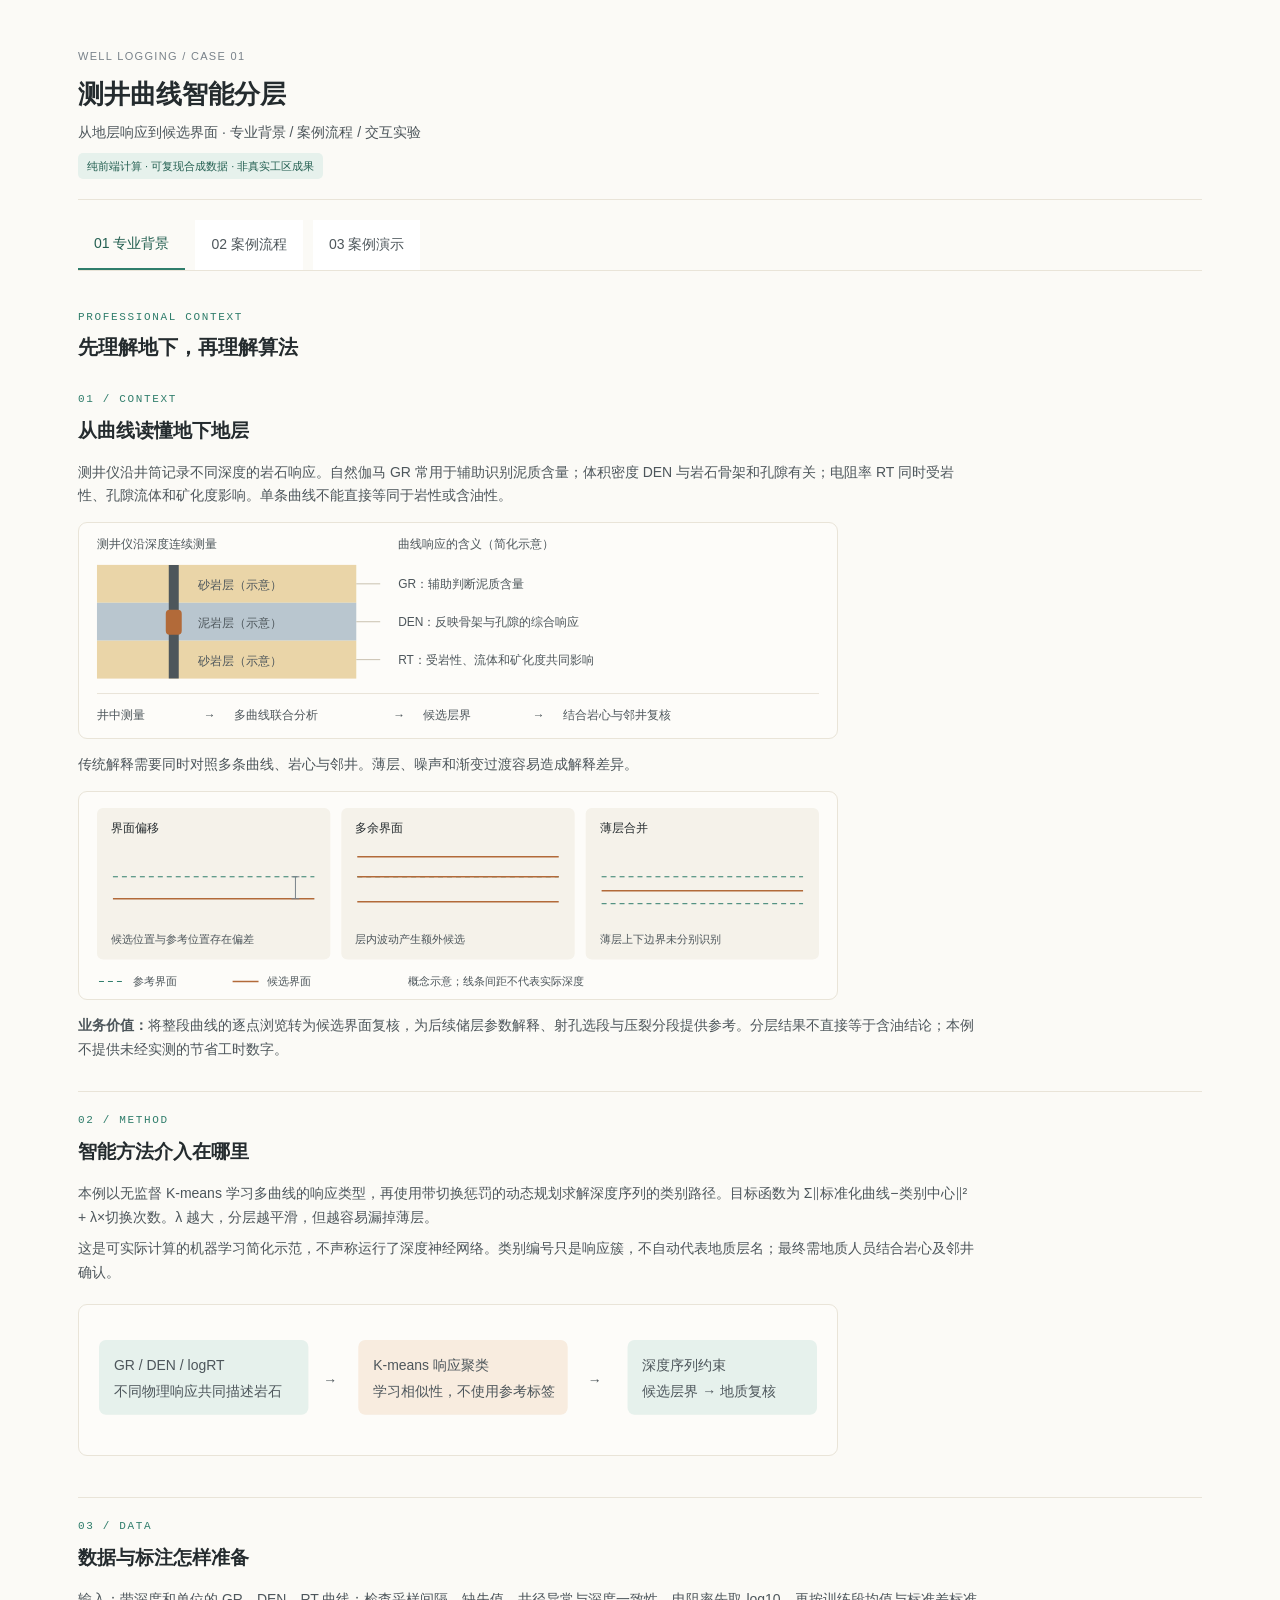
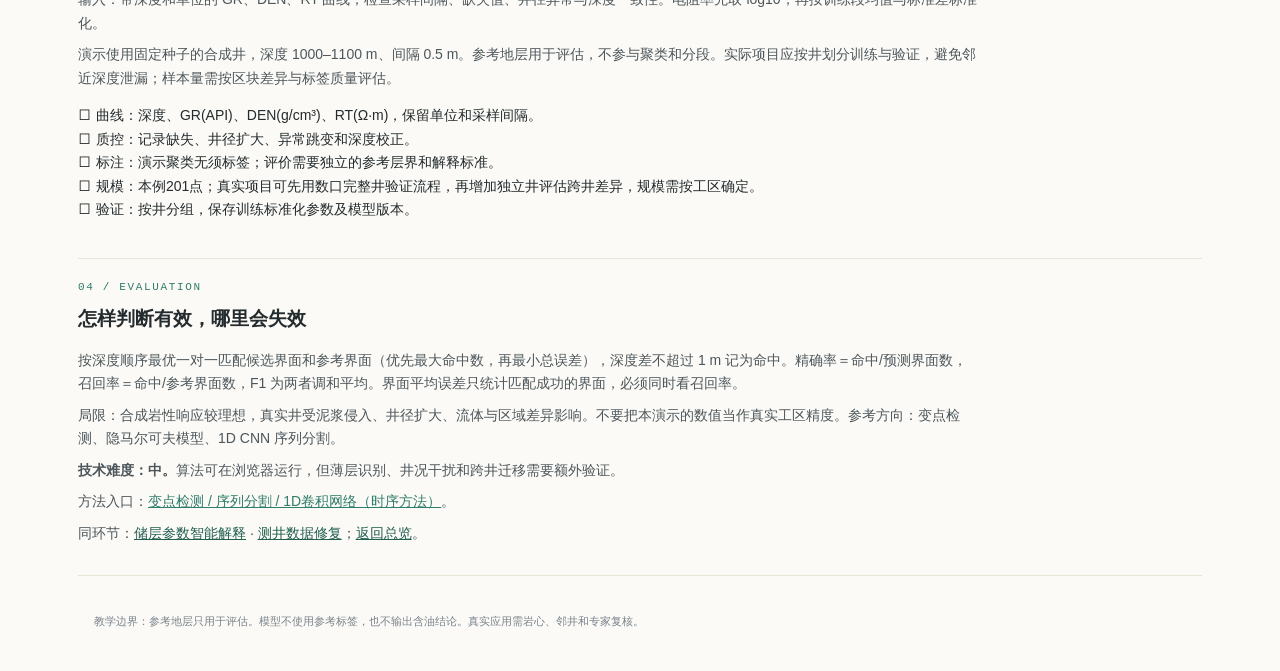
<file: case-packages/welllog-layer-case/demo/index.html>
<!doctype html><html lang="zh-CN"><meta charset="utf-8"><meta name="viewport" content="width=device-width,initial-scale=1"><title>测井曲线智能分层 · 交互实验室</title><link rel="stylesheet" href="demo.css"><body><main><header><small>WELL LOGGING / CASE 01</small><h1>测井曲线智能分层</h1><p>从地层响应到候选界面 · 专业背景 / 案例流程 / 交互实验</p><span class="badge">纯前端计算 · 可复现合成数据 · 非真实工区成果</span></header><nav aria-label="内容选择"><button data-tab="background" class="active">01 专业背景</button><button data-tab="workflow">02 案例流程</button><button data-tab="demo">03 案例演示</button></nav><section id="background"><div class="section-kicker">PROFESSIONAL CONTEXT</div><h2>先理解地下，再理解算法</h2><article><div class="section-kicker">01 / CONTEXT</div><h3>从曲线读懂地下地层</h3><p>测井仪沿井筒记录不同深度的岩石响应。自然伽马 GR 常用于辅助识别泥质含量；体积密度 DEN 与岩石骨架和孔隙有关；电阻率 RT 同时受岩性、孔隙流体和矿化度影响。单条曲线不能直接等同于岩性或含油性。</p><svg xmlns="http://www.w3.org/2000/svg" viewBox="0 0 760 216" role="img" aria-label="井中仪器测量不同地层响应的示意图" style="display:block;width:100%;max-width:760px;height:auto;margin:14px 0;border:1px solid #e9e4d8;border-radius:9px;background:#fdfcf9"><text x="18" y="25" font-family="sans-serif" font-size="12" fill="#4d565b">测井仪沿深度连续测量</text><text x="320" y="25" font-family="sans-serif" font-size="12" fill="#4d565b">曲线响应的含义（简化示意）</text><rect x="18" y="42" width="260" height="38" fill="#ead5a8"/><rect x="18" y="80" width="260" height="38" fill="#b9c6cf"/><rect x="18" y="118" width="260" height="38" fill="#ead5a8"/><path d="M95 42V156" stroke="#4d565b" stroke-width="10"/><rect x="87" y="87" width="16" height="25" rx="4" fill="#b26a39"/><text x="119" y="66" font-family="sans-serif" font-size="12" fill="#4d565b">砂岩层（示意）</text><text x="119" y="104" font-family="sans-serif" font-size="12" fill="#4d565b">泥岩层（示意）</text><text x="119" y="142" font-family="sans-serif" font-size="12" fill="#4d565b">砂岩层（示意）</text><path d="M278 61H302M278 99H302M278 137H302" stroke="#c9c2b0"/><text x="320" y="65" font-family="sans-serif" font-size="12" fill="#4d565b">GR：辅助判断泥质含量</text><text x="320" y="103" font-family="sans-serif" font-size="12" fill="#4d565b">DEN：反映骨架与孔隙的综合响应</text><text x="320" y="141" font-family="sans-serif" font-size="12" fill="#4d565b">RT：受岩性、流体和矿化度共同影响</text><line x1="18" x2="742" y1="171" y2="171" stroke="#e9e4d8"/><text x="18" y="197" font-family="sans-serif" font-size="12" fill="#4d565b">井中测量</text><text x="125" y="197" font-family="sans-serif" font-size="12" fill="#4d565b">→</text><text x="155" y="197" font-family="sans-serif" font-size="12" fill="#4d565b">多曲线联合分析</text><text x="315" y="197" font-family="sans-serif" font-size="12" fill="#4d565b">→</text><text x="345" y="197" font-family="sans-serif" font-size="12" fill="#4d565b">候选层界</text><text x="455" y="197" font-family="sans-serif" font-size="12" fill="#4d565b">→</text><text x="485" y="197" font-family="sans-serif" font-size="12" fill="#4d565b">结合岩心与邻井复核</text></svg><p>传统解释需要同时对照多条曲线、岩心与邻井。薄层、噪声和渐变过渡容易造成解释差异。</p><svg xmlns="http://www.w3.org/2000/svg" viewBox="0 0 760 208" role="img" aria-label="界面偏移、多余界面与薄层合并三种误差" style="display:block;width:100%;max-width:760px;height:auto;margin:14px 0;border:1px solid #e9e4d8;border-radius:9px;background:#fdfcf9"><rect x="18" y="16" width="234" height="152" rx="6" fill="#f5f2ea"/><text x="32" y="40" font-family="sans-serif" font-size="12" fill="#242b2e">界面偏移</text><text x="32" y="151" font-family="sans-serif" font-size="11" fill="#4d565b">候选位置与参考位置存在偏差</text><line x1="34" x2="236" y1="85" y2="85" stroke="#2f7d6b" stroke-dasharray="5 4"/><line x1="34" x2="236" y1="107" y2="107" stroke="#b26a39" stroke-width="1.5"/><path d="M217 85v22m-4-22h8m-8 22h8" stroke="#79828a" fill="none"/><rect x="263" y="16" width="234" height="152" rx="6" fill="#f5f2ea"/><text x="277" y="40" font-family="sans-serif" font-size="12" fill="#242b2e">多余界面</text><text x="277" y="151" font-family="sans-serif" font-size="11" fill="#4d565b">层内波动产生额外候选</text><line x1="279" x2="481" y1="85" y2="85" stroke="#2f7d6b" stroke-dasharray="5 4"/><line x1="279" x2="481" y1="65" y2="65" stroke="#b26a39" stroke-width="1.5"/><line x1="279" x2="481" y1="85" y2="85" stroke="#b26a39" stroke-width="1.5"/><line x1="279" x2="481" y1="110" y2="110" stroke="#b26a39" stroke-width="1.5"/><rect x="508" y="16" width="234" height="152" rx="6" fill="#f5f2ea"/><text x="522" y="40" font-family="sans-serif" font-size="12" fill="#242b2e">薄层合并</text><text x="522" y="151" font-family="sans-serif" font-size="11" fill="#4d565b">薄层上下边界未分别识别</text><line x1="524" x2="726" y1="85" y2="85" stroke="#2f7d6b" stroke-dasharray="5 4"/><line x1="524" x2="726" y1="112" y2="112" stroke="#2f7d6b" stroke-dasharray="5 4"/><line x1="524" x2="726" y1="99" y2="99" stroke="#b26a39" stroke-width="1.5"/><line x1="20" x2="46" y1="190" y2="190" stroke="#2f7d6b" stroke-dasharray="5 4"/><text x="54" y="194" font-family="sans-serif" font-size="11" fill="#4d565b">参考界面</text><line x1="154" x2="180" y1="190" y2="190" stroke="#b26a39" stroke-width="1.5"/><text x="188" y="194" font-family="sans-serif" font-size="11" fill="#4d565b">候选界面</text><text x="330" y="194" font-family="sans-serif" font-size="11" fill="#4d565b">概念示意；线条间距不代表实际深度</text></svg><p><b>业务价值：</b>将整段曲线的逐点浏览转为候选界面复核，为后续储层参数解释、射孔选段与压裂分段提供参考。分层结果不直接等于含油结论；本例不提供未经实测的节省工时数字。</p></article><article><div class="section-kicker">02 / METHOD</div><h3>智能方法介入在哪里</h3><p>本例以无监督 K-means 学习多曲线的响应类型，再使用带切换惩罚的动态规划求解深度序列的类别路径。目标函数为 Σ‖标准化曲线−类别中心‖² + λ×切换次数。λ 越大，分层越平滑，但越容易漏掉薄层。</p><p>这是可实际计算的机器学习简化示范，不声称运行了深度神经网络。类别编号只是响应簇，不自动代表地质层名；最终需地质人员结合岩心及邻井确认。</p><svg xmlns="http://www.w3.org/2000/svg" viewBox="0 0 760 150" role="img" aria-label="多曲线到候选层界的映射" style="width:100%;max-width:760px;background:#fdfcf9;border:1px solid #e9e4d8;border-radius:9px;margin:12px 0"><title>多曲线到候选层界的映射</title><rect x="20" y="35" width="210" height="75" rx="7" fill="#e6f1ec"/><text x="35" y="65" fill="#4d565b" font-size="14" font-family="sans-serif">GR / DEN / logRT</text><text x="35" y="91" fill="#4d565b" font-size="14" font-family="sans-serif">不同物理响应共同描述岩石</text><text x="245" y="80" fill="#4d565b" font-size="14" font-family="sans-serif">→</text><rect x="280" y="35" width="210" height="75" rx="7" fill="#f8ecdf"/><text x="295" y="65" fill="#4d565b" font-size="14" font-family="sans-serif">K-means 响应聚类</text><text x="295" y="91" fill="#4d565b" font-size="14" font-family="sans-serif">学习相似性，不使用参考标签</text><text x="510" y="80" fill="#4d565b" font-size="14" font-family="sans-serif">→</text><rect x="550" y="35" width="190" height="75" rx="7" fill="#e6f1ec"/><text x="565" y="65" fill="#4d565b" font-size="14" font-family="sans-serif">深度序列约束</text><text x="565" y="91" fill="#4d565b" font-size="14" font-family="sans-serif">候选层界 → 地质复核</text></svg></article><article><div class="section-kicker">03 / DATA</div><h3>数据与标注怎样准备</h3><p>输入：带深度和单位的 GR、DEN、RT 曲线；检查采样间隔、缺失值、井径异常与深度一致性。电阻率先取 log10，再按训练段均值与标准差标准化。</p><p>演示使用固定种子的合成井，深度 1000–1100 m、间隔 0.5 m。参考地层用于评估，不参与聚类和分段。实际项目应按井划分训练与验证，避免邻近深度泄漏；样本量需按区块差异与标签质量评估。</p><ul style="list-style:none;padding-left:0"><li>☐ 曲线：深度、GR(API)、DEN(g/cm³)、RT(Ω·m)，保留单位和采样间隔。</li><li>☐ 质控：记录缺失、井径扩大、异常跳变和深度校正。</li><li>☐ 标注：演示聚类无须标签；评价需要独立的参考层界和解释标准。</li><li>☐ 规模：本例201点；真实项目可先用数口完整井验证流程，再增加独立井评估跨井差异，规模需按工区确定。</li><li>☐ 验证：按井分组，保存训练标准化参数及模型版本。</li></ul></article><article><div class="section-kicker">04 / EVALUATION</div><h3>怎样判断有效，哪里会失效</h3><p>按深度顺序最优一对一匹配候选界面和参考界面（优先最大命中数，再最小总误差），深度差不超过 1 m 记为命中。精确率＝命中/预测界面数，召回率＝命中/参考界面数，F1 为两者调和平均。界面平均误差只统计匹配成功的界面，必须同时看召回率。</p><p>局限：合成岩性响应较理想，真实井受泥浆侵入、井径扩大、流体与区域差异影响。不要把本演示的数值当作真实工区精度。参考方向：变点检测、隐马尔可夫模型、1D CNN 序列分割。</p><p><b>技术难度：中。</b>算法可在浏览器运行，但薄层识别、井况干扰和跨井迁移需要额外验证。</p><p>方法入口：<a href="#/method/ts" style="color:#2f7d6b;text-decoration:underline">变点检测 / 序列分割 / 1D卷积网络（时序方法）</a>。</p><p>同环节：<a href="#/scene/w2">储层参数智能解释</a> · <a href="#/scene/w5">测井数据修复</a>；<a href="#/">返回总览</a>。</p></article></section><section id="workflow" hidden><h2>每一步，都有可见的中间结果</h2><div id="steps"></div><p class="note">下方流程图展示本次参数对应的实际计算结果；切换步骤不会重新生成数据。</p><div id="stage"></div></section><section id="demo" hidden><div class="section-kicker">INTERACTIVE / MULTI-LOG SEGMENTATION</div><div class="intro"><h2>一口井，三条曲线，两种结果</h2><p>拖动参数，联动查看曲线、分层和右侧指标。λ改变时，图中的当前标记会同步移动；分层结果可能在一段范围内保持稳定。</p></div><details class="ai-guide"><summary>智能方法如何起作用<span>K-means 聚类 + 深度序列动态规划 · 展开原理与验证步骤</span></summary><div class="ai-guide-grid"><div><b>为什么有效</b><p>聚类将标准化后的 GR、DEN、logRT 按响应相似性分组；序列约束对沿深度频繁切换类别施加代价，抑制噪声产生的碎片界面。</p></div><div><b>怎样操作验证</b><p>先点“高噪声实验”，保持噪声样本不变，对照独立聚类与序列分层；再逐步调大 λ，观察界面数量、F1 与薄层漏检。</p></div><p class="ai-limit"><b>适用边界：</b>λ 太大可能合并真实薄层；聚类类别只是响应分组，不直接等于岩性或含油层。</p></div></details><div class="controls"><label>噪声水平 <output id="noiseV"></output><input id="noise" type="range" min="0" max="1" step="0.05" value="0.7"></label><label>切换惩罚 λ <output id="penaltyV"></output><input id="penalty" type="range" min="0" max="25" step="0.5" value="6"></label><label>薄层厚度 / m <output id="thinV"></output><input id="thin" type="range" min="1" max="10" step="0.5" value="2"></label><label>响应类别 K <select id="clusters"><option>2</option><option selected>3</option><option>4</option></select></label></div><div class="actions"><button id="newWell">更换噪声样本 ↻</button><button id="truthToggle" aria-pressed="true">隐藏参考界面</button><button id="default">恢复默认</button><button id="noisy">高噪声实验</button><button id="thinTest">薄层漏检实验</button><button id="export">导出当前结果 CSV</button></div><div class="compact-grid"><div class="compact-track"><svg id="logs" viewBox="0 0 700 470" role="img" aria-label="三条测井曲线、参考地层和预测层界"></svg><div id="depthReadout" class="compact-readout">移动鼠标查看同一深度的曲线响应</div><div class="small">曲线独立横轴 · 深度共享 ｜ 棕虚线：参考界面 ｜ 绿实线：预测界面</div></div><aside><div id="metrics" class="metrics" aria-live="polite"></div><div id="verdict" class="verdict" aria-live="polite"></div><div class="compact-fit"><h3>切换惩罚 λ 与 F1</h3><div id="sweep"></div></div><div id="reading" class="small"></div></aside></div><details><summary>展开：分层成果与逐界面核验</summary><div id="baseline"></div><div id="layerTable" class="table-scroll"></div><div id="matches"></div></details></section><footer>教学边界：参考地层只用于评估。模型不使用参考标签，也不输出含油结论。真实应用需岩心、邻井和专家复核。</footer></main><script src="demo.js"></script></body></html>
</file>
<file: assets/core/tokens.css>
/* =========================================================
   设计令牌 Design Tokens
   风格：暖白纸面 + 低饱和彩色分区
   规则：所有颜色只在这里定义，案例与组件不得写死色值
   ========================================================= */

:root{
  /* ---------- 画布 ---------- */
  --paper:      #fbfaf6;   /* 主背景，暖白 */
  --paper-2:    #f5f2ea;   /* 次级底板 */
  --paper-3:    #efece1;   /* 三级底板 */
  --card:       #ffffff;   /* 卡片 */
  --card-soft:  #fdfcf9;   /* 卡片内嵌区 */

  /* ---------- 描边 ---------- */
  --line:       #e9e4d8;
  --line-2:     #ddd7c8;
  --line-3:     #c9c2b0;

  /* ---------- 墨色（文字） ---------- */
  --ink:        #242b2e;
  --ink-2:      #4d565b;
  --ink-3:      #79828a;
  --ink-4:      #9ba3a9;
  --ink-inv:    #fdfcf9;

  /* ---------- 主强调 ---------- */
  --jade:       #2f7d6b;
  --jade-d:     #235f51;
  --jade-l:     #e6f1ec;
  --clay:       #b26a39;
  --clay-d:     #8e5229;
  --clay-l:     #f8ecdf;

  /* ---------- 五类方法色（中饱和，白底可读） ---------- */
  --c-cv:       #2f7d6b;   /* 计算机视觉 */
  --c-ts:       #b26a39;   /* 时序预测 */
  --c-nlp:      #7e5a8d;   /* 自然语言处理 */
  --c-opt:      #41699b;   /* 优化算法 */
  --c-kg:       #767a2e;   /* 知识图谱 */

  --bg-cv:      #e6f1ec;
  --bg-ts:      #f8ecdf;
  --bg-nlp:     #efe9f4;
  --bg-opt:     #e7eef9;
  --bg-kg:      #f1f1dd;

  /* ---------- 语义色 ---------- */
  --ok:         #3f8560;
  --ok-bg:      #e7f3ea;
  --warn:       #a97a1c;
  --warn-bg:    #f9efd7;
  --bad:        #b05a51;
  --bad-bg:     #f9e9e5;

  /* ---------- 圆角与阴影 ---------- */
  --r-s: 5px;
  --r-m: 9px;
  --r-l: 14px;
  --r-xl: 20px;

  --sh-1: 0 1px 2px rgba(48,44,30,.045);
  --sh-2: 0 1px 2px rgba(48,44,30,.05), 0 6px 18px -10px rgba(48,44,30,.14);
  --sh-3: 0 2px 4px rgba(48,44,30,.05), 0 14px 34px -16px rgba(48,44,30,.20);

  /* ---------- 字体 ---------- */
  --mono: 'JetBrains Mono','SFMono-Regular','Cascadia Mono',Consolas,'Liberation Mono',monospace;
  --sans: 'Inter',-apple-system,BlinkMacSystemFont,'Segoe UI Variable','Segoe UI',
          'PingFang SC','Hiragino Sans GB','Microsoft YaHei UI','Microsoft YaHei',sans-serif;

  /* ---------- 布局 ---------- */
  --nav-h: 54px;
  --maxw: 1180px;
  --sp-1: 6px;  --sp-2: 10px;  --sp-3: 14px;
  --sp-4: 20px; --sp-5: 28px;  --sp-6: 40px;
}

/* =========================================================
   Reset
   ========================================================= */
*{box-sizing:border-box;margin:0;padding:0}
html{scroll-behavior:smooth;-webkit-text-size-adjust:100%}
body{
  font-family:var(--sans);
  font-size:14px;
  line-height:1.68;
  color:var(--ink);
  background:var(--paper);
  -webkit-font-smoothing:antialiased;
  -moz-osx-font-smoothing:grayscale;
  overflow-x:hidden;
}

/* 背景：四处低饱和色晕，制造“纸面有光”的感觉，不做暗色 */
body::before{
  content:'';
  position:fixed;inset:0;z-index:-2;
  background:
    radial-gradient(1000px 620px at 6% -12%,  #e5f1eb 0%, rgba(229,241,235,0) 62%),
    radial-gradient(880px 560px at 96% -6%,   #f9ecdf 0%, rgba(249,236,223,0) 60%),
    radial-gradient(900px 760px at 74% 102%,  #e8eef8 0%, rgba(232,238,248,0) 62%),
    radial-gradient(760px 620px at 18% 96%,   #f7ebee 0%, rgba(247,235,238,0) 60%),
    var(--paper);
}
/* 极淡网格，只在上半页可见 */
body::after{
  content:'';
  position:fixed;inset:0;z-index:-1;pointer-events:none;
  background-image:
    linear-gradient(to right, rgba(80,74,55,.055) 1px, transparent 1px),
    linear-gradient(to bottom, rgba(80,74,55,.055) 1px, transparent 1px);
  background-size:76px 76px;
  mask-image:radial-gradient(ellipse 70% 46% at 50% 0%, #000 0%, transparent 82%);
  -webkit-mask-image:radial-gradient(ellipse 70% 46% at 50% 0%, #000 0%, transparent 82%);
}

a{color:inherit;text-decoration:none}
button{font-family:inherit;font-size:inherit;color:inherit;background:none;border:none;cursor:pointer}
input,select,textarea{font-family:inherit;font-size:inherit}
img,svg{max-width:100%}
::selection{background:rgba(47,125,107,.20);color:var(--ink)}

::-webkit-scrollbar{width:11px;height:11px}
::-webkit-scrollbar-track{background:var(--paper-2)}
::-webkit-scrollbar-thumb{background:var(--line-2);border-radius:6px;border:3px solid var(--paper-2)}
::-webkit-scrollbar-thumb:hover{background:var(--line-3)}

:focus-visible{outline:2px solid var(--jade);outline-offset:2px;border-radius:3px}

/* =========================================================
   排版基元
   ========================================================= */
h1,h2,h3,h4,h5{font-weight:650;letter-spacing:-.005em;line-height:1.3;color:var(--ink)}
p{color:var(--ink-2)}
b,strong{font-weight:650;color:var(--ink)}

.wrap{width:min(var(--maxw),calc(100% - 48px));margin:0 auto}
.mono{font-family:var(--mono);font-variant-numeric:tabular-nums}

.kicker{
  font-family:var(--mono);font-size:10px;letter-spacing:.2em;text-transform:uppercase;
  color:var(--jade-d);display:inline-flex;align-items:center;gap:9px;
}
.kicker::before{content:'';width:20px;height:1.5px;background:currentColor;opacity:.55;border-radius:2px}
.kicker.plain::before{display:none}
.kicker.clay{color:var(--clay-d)}

.eyebrow{
  font-family:var(--mono);font-size:10px;letter-spacing:.18em;text-transform:uppercase;color:var(--ink-4);
}

.lede{font-size:13.5px;line-height:1.8;color:var(--ink-2)}

/* 工具类 */
.muted{color:var(--ink-3)}
.small{font-size:12px}
.nowrap{white-space:nowrap}
.hr{height:1px;background:var(--line);border:0;margin:0}
.stack{display:flex;flex-direction:column}
.row{display:flex;align-items:center}

/* 动效：轻微上浮，不做夸张动画 */
@keyframes rise{from{opacity:0;transform:translateY(8px)}to{opacity:1;transform:none}}
.rise{animation:rise .42s cubic-bezier(.2,.7,.3,1) both}
.d1{animation-delay:.03s}.d2{animation-delay:.06s}.d3{animation-delay:.09s}.d4{animation-delay:.12s}.d5{animation-delay:.15s}

@media (prefers-reduced-motion:reduce){
  *{animation:none!important;transition:none!important;scroll-behavior:auto!important}
}
</file>
<file: assets/core/layout.css>
/* =========================================================
   布局层：导航 / 页头 / 章节 / 链条 / 页脚
   ========================================================= */

/* ---------------- 顶部导航 ---------------- */
.hdr{
  position:sticky;top:0;z-index:60;
  background:rgba(251,250,246,.82);
  backdrop-filter:blur(16px) saturate(150%);
  -webkit-backdrop-filter:blur(16px) saturate(150%);
  border-bottom:1px solid var(--line);
}
.hdr-in{
  width:min(var(--maxw),calc(100% - 44px));margin:0 auto;
  height:var(--nav-h);display:flex;align-items:center;gap:24px;
}
.brand{display:flex;align-items:center;gap:11px;flex-shrink:0}
.brand-mark{
  width:28px;height:28px;border-radius:8px;
  background:linear-gradient(148deg,var(--jade) 0%, #3f9a83 55%, var(--clay) 140%);
  display:grid;place-items:center;flex-shrink:0;
  box-shadow:0 1px 2px rgba(47,125,107,.28), 0 6px 14px -8px rgba(47,125,107,.5);
}
.brand-mark svg{display:block}
.brand-txt{display:flex;flex-direction:column;line-height:1.15}
.brand-txt b{font-size:14px;font-weight:650;letter-spacing:.01em;color:var(--ink)}
.brand-txt span{
  font-family:var(--mono);font-size:8.5px;letter-spacing:.17em;color:var(--ink-4);
  text-transform:uppercase;margin-top:3px;
}

.nav{display:flex;align-items:center;gap:1px;margin-left:auto}
.nav a{
  position:relative;padding:7px 11px;border-radius:6px;font-size:13px;color:var(--ink-2);
  transition:color .16s,background .16s;white-space:nowrap;
}
.nav a:hover{color:var(--ink);background:rgba(47,125,107,.07)}
.nav a.on{color:var(--jade-d);font-weight:600}
.nav a.on::after{
  content:'';position:absolute;left:11px;right:11px;bottom:-2px;height:2px;
  background:var(--jade);border-radius:2px;
}
.nav .nav-sep{width:1px;height:16px;background:var(--line-2);margin:0 8px}

/* ---------------- 章节 ---------------- */
.section{padding:38px 0}
.section.tight{padding:26px 0}
.section + .section{border-top:0}
/* 章节头：标高尺 + 编号徽标 + 全宽标题，像技术文档的章节分隔 */
.sec-head{border-top:1px solid var(--line-2);padding-top:9px;margin-bottom:16px}
.sec-rail{display:flex;align-items:center;gap:11px;margin-bottom:8px;min-height:20px}
.sec-num{
  font-family:var(--mono);font-size:10px;letter-spacing:.08em;color:var(--jade-d);
  padding:1px 6px;border:1px solid rgba(47,125,107,.26);border-radius:4px;
  background:var(--jade-l);line-height:1.5;
}
.sec-rail .kicker::before{display:none}
.sec-rail .kicker{font-size:9px;letter-spacing:.16em}
.sec-rail .r{margin-left:auto;display:flex;align-items:center;gap:8px}
.sec-head h2{font-size:clamp(17px,1.75vw,20px);letter-spacing:-.012em}
.sec-head p{color:var(--ink-3);font-size:12.5px;max-width:82ch;margin-top:3px;line-height:1.62}

/* ---------------- HERO ---------------- */
.hero{padding:34px 0 0;position:relative}
.hero-grid{
  display:grid;grid-template-columns:minmax(0,1fr) 372px;
  gap:52px;align-items:start;padding-bottom:6px;
}
.hero-main{min-width:0}
.hero-top{display:flex;align-items:center;gap:8px;margin-bottom:16px;flex-wrap:wrap}
.hero-badge{
  font-family:var(--mono);font-size:9px;letter-spacing:.13em;color:var(--jade-d);
  background:var(--jade-l);border:1px solid rgba(47,125,107,.22);
  padding:3px 9px;border-radius:100px;
}
.hero-badge.alt{background:var(--paper-2);border-color:var(--line-2);color:var(--ink-3)}

.hero h1{
  font-size:clamp(28px,3.3vw,42px);
  line-height:1.14;font-weight:680;letter-spacing:-.024em;
  max-width:20ch;
}
.hero h1 em{
  font-style:normal;position:relative;white-space:nowrap;
  color:var(--jade-d);
}
.hero h1 em::after{
  content:'';position:absolute;left:-2px;right:-2px;bottom:.08em;height:.2em;
  background:linear-gradient(90deg, rgba(47,125,107,.16), rgba(178,106,57,.16));
  border-radius:3px;z-index:-1;
}
.hero-lead{
  margin-top:16px;max-width:60ch;font-size:13.5px;
  color:var(--ink-2);line-height:1.8;
}
.hero-note{
  margin-top:16px;display:flex;gap:11px;align-items:flex-start;
  padding:10px 14px;border-left:2.5px solid var(--clay);
  background:linear-gradient(90deg, rgba(178,106,57,.07), rgba(178,106,57,0) 72%);
  border-radius:0 7px 7px 0;max-width:none;
}
.hero-note b{color:var(--ink);font-weight:650}
.hero-note p{font-size:12px;color:var(--ink-3);line-height:1.65}
.hero-acts{display:flex;gap:8px;margin-top:18px;flex-wrap:wrap}

/* 速览面板 */
.spec{
  border:1px solid var(--line-2);border-radius:11px;background:var(--card);
  box-shadow:var(--sh-2);overflow:hidden;position:relative;
}
.spec::before{
  content:'';position:absolute;left:0;top:0;right:0;height:3px;
  background:linear-gradient(90deg,var(--jade) 0%, #4f9a86 52%, var(--clay) 100%);
}
.spec-h{
  display:flex;align-items:center;justify-content:space-between;gap:10px;
  padding:10px 15px;border-bottom:1px solid var(--line);background:var(--card-soft);
  font-size:8.5px;letter-spacing:.13em;color:var(--ink-4);margin-top:3px;
}
.spec-body{padding:0 15px}
.spec-row{
  display:flex;align-items:baseline;justify-content:space-between;gap:12px;
  padding:8px 0;border-bottom:1px solid var(--line);
}
.spec-body:last-of-type .spec-row:last-child{border-bottom:0}
.spec-row .k{font-size:11.5px;color:var(--ink-3)}
.spec-row .v{font-family:var(--mono);font-size:16px;color:var(--ink);line-height:1;white-space:nowrap}
.spec-row .v small{font-size:9px;color:var(--ink-4);margin:0 5px 0 2px;font-family:var(--sans);letter-spacing:0}
.spec-row .v small:last-child{margin-right:0}
.spec-bar{display:flex;height:4px;margin:0 15px 6px;border-radius:2px;overflow:hidden;background:var(--line)}
.spec-bar i{display:block;height:100%}
.spec-sub{padding:9px 15px 0;border-top:1px solid var(--line);font-size:8.5px;letter-spacing:.13em;color:var(--ink-4)}
.comp{padding:7px 15px 0}
.comp-bar{display:flex;height:7px;border-radius:3px;overflow:hidden;gap:2px}
.comp-bar i{display:block;height:100%}
.comp-legend{display:grid;grid-template-columns:1fr 1fr;gap:0 12px;margin-top:7px}
.comp-legend a{
  display:flex;align-items:center;gap:5px;padding:3px 0;
  font-family:var(--mono);font-size:9px;color:var(--ink-3);letter-spacing:.04em;
  border-bottom:1px solid var(--line);transition:color .15s;
}
.comp-legend a:hover{color:var(--jade-d)}
.comp-legend i{width:6px;height:6px;border-radius:1px;display:block;flex-shrink:0}
.comp-legend b{margin-left:auto;color:var(--ink);font-weight:500}
.spec-f{
  display:flex;justify-content:space-between;gap:10px;margin-top:11px;
  padding:8px 15px;border-top:1px solid var(--line);background:var(--card-soft);
  font-family:var(--mono);font-size:8.5px;letter-spacing:.05em;color:var(--ink-4);
}

/* ---------------- 链条 ---------------- */
.chain-wrap{position:relative}
.chain-scroll{overflow-x:auto;padding:0 0 8px;margin:0 -6px}
.chain-scroll::-webkit-scrollbar{height:6px}
.chain{
  display:grid;grid-template-columns:repeat(13,minmax(80px,1fr));
  gap:4px;position:relative;padding-top:22px;min-width:1020px;
}
.chain::before{
  content:'';position:absolute;left:6px;right:6px;top:8px;height:1px;
  background:linear-gradient(90deg,rgba(47,125,107,.10),var(--line-3) 6%,var(--line-2) 94%,rgba(178,106,57,.16));
}
.step{
  position:relative;display:block;padding:11px 9px 10px;border-radius:8px;
  border:1px solid transparent;transition:background .18s,border-color .18s,box-shadow .18s,transform .18s;
}
.step::before{
  content:'';position:absolute;top:-17px;left:17px;width:6px;height:6px;border-radius:50%;
  background:var(--card);border:1.5px solid var(--line-3);transition:all .18s;
}
.step:hover{background:var(--card);border-color:var(--line);box-shadow:var(--sh-2);transform:translateY(-2px)}
.step:hover::before{background:var(--jade);border-color:var(--jade);box-shadow:0 0 0 4px rgba(47,125,107,.13)}
.step-idx{font-family:var(--mono);font-size:8.5px;color:var(--ink-4);letter-spacing:.1em}
.step-name{font-size:12px;margin-top:3px;letter-spacing:.01em;line-height:1.3;font-weight:600;color:var(--ink)}
.step-n{font-family:var(--mono);font-size:15px;color:var(--ink-2);margin-top:6px;line-height:1}
.step-n span{font-size:8.5px;color:var(--ink-4);margin-left:3px;font-family:var(--sans)}
.step-bar{display:flex;gap:2px;margin-top:6px;height:3px}
.step-bar i{flex:1;border-radius:2px;background:var(--c,var(--line-2));opacity:.9;min-width:2px}
.step-bar i.empty{background:var(--line-2);opacity:1}

.chain-hint{
  display:flex;align-items:center;gap:8px;margin-top:9px;
  font-family:var(--mono);font-size:9px;letter-spacing:.08em;color:var(--ink-4);
}

/* ---------------- 页脚 ---------------- */
.ftr{border-top:1px solid var(--line-2);padding:30px 0 36px;margin-top:0;background:rgba(245,242,234,.55)}
.ftr-in{display:flex;justify-content:space-between;gap:40px;flex-wrap:wrap}
.ftr-col h5{
  font-family:var(--mono);font-size:9px;letter-spacing:.16em;text-transform:uppercase;
  color:var(--ink-4);margin-bottom:11px;font-weight:400;
}
.ftr-col p,.ftr-col a{font-size:11.5px;color:var(--ink-3);display:block;line-height:1.9}
.ftr-col a:hover{color:var(--jade-d)}
.ftr-bot{
  margin-top:22px;padding-top:12px;border-top:1px solid var(--line);
  display:flex;justify-content:space-between;gap:20px;flex-wrap:wrap;
  font-family:var(--mono);font-size:9px;letter-spacing:.04em;color:var(--ink-4);
}

/* ---------------- 面包屑 ---------------- */
.crumb{display:flex;align-items:center;gap:7px;font-size:11px;color:var(--ink-4);padding:14px 0 0;flex-wrap:wrap}
.crumb a{color:var(--ink-3);transition:color .16s}
.crumb a:hover{color:var(--jade-d)}
.crumb .sep{color:var(--line-3)}
.crumb .cur{color:var(--ink-2)}

/* ---------------- 页头 ---------------- */
.page-head{padding:14px 0 18px}
.ph-top{display:flex;align-items:flex-start;justify-content:space-between;gap:26px;flex-wrap:wrap}
.ph-idx{font-family:var(--mono);font-size:9.5px;letter-spacing:.15em;color:var(--ink-4);margin-bottom:7px}
.ph-idx b{color:var(--jade);font-weight:500}
.page-head h1{font-size:clamp(22px,2.6vw,30px);letter-spacing:-.016em;line-height:1.2}
.page-head h1 .en{
  display:block;font-family:var(--mono);font-size:9.5px;letter-spacing:.16em;
  color:var(--ink-4);text-transform:uppercase;margin-top:7px;font-weight:400;
}
.page-head .blurb{margin-top:10px;max-width:70ch;color:var(--ink-2);font-size:12.8px;line-height:1.75}
.ph-stat{display:flex;gap:22px;flex-shrink:0;padding-top:6px}
.ph-stat div{text-align:right}
.ph-stat .n{font-family:var(--mono);font-size:20px;line-height:1;color:var(--ink)}
.ph-stat .l{font-size:10px;color:var(--ink-4);margin-top:5px;letter-spacing:.05em}

/* ---------------- 响应式 ---------------- */
@media (max-width:1080px){
  .hero-grid{grid-template-columns:minmax(0,1fr);gap:26px}
  .hero h1{max-width:none}
  .spec{max-width:520px}
}
@media (max-width:760px){
  .wrap,.hdr-in{width:calc(100% - 32px)}
  .section{padding:30px 0}
  .hero{padding:24px 0 0}
  .hero h1{max-width:none}
  .nav a:not(.nav-keep){display:none}
  .nav .nav-sep{display:none}
  .sec-head{flex-direction:column;align-items:flex-start;gap:8px}
  .ftr-in{gap:26px}
}
</file>
<file: assets/core/ui.css>
/* =========================================================
   组件层：标签 / 卡片 / 表格 / 四段式 / 流程 / 示范 / 控制台
   ========================================================= */

/* ---------------- 标签 ---------------- */
.tag{
  display:inline-flex;align-items:center;gap:6px;
  font-family:var(--mono);font-size:10.5px;letter-spacing:.05em;
  padding:3px 8px;border-radius:5px;border:1px solid var(--line-2);
  color:var(--ink-3);background:var(--card-soft);white-space:nowrap;
}
.tag .dot{width:5px;height:5px;border-radius:50%;background:currentColor;flex-shrink:0}

.mtag{
  display:inline-flex;align-items:center;gap:5px;
  font-family:var(--mono);font-size:10.5px;letter-spacing:.04em;
  padding:2px 7px;border-radius:5px;
  color:var(--mc,var(--ink-3));
  border:1px solid color-mix(in srgb, var(--mc,var(--line-3)) 26%, transparent);
  background:color-mix(in srgb, var(--mc,var(--line-3)) 8%, var(--card));
  white-space:nowrap;
}
.mtag b{font-weight:600}
.mtag[data-m="cv"]{--mc:var(--c-cv)}
.mtag[data-m="ts"]{--mc:var(--c-ts)}
.mtag[data-m="nlp"]{--mc:var(--c-nlp)}
.mtag[data-m="opt"]{--mc:var(--c-opt)}
.mtag[data-m="kg"]{--mc:var(--c-kg)}

.dtag{
  display:inline-flex;align-items:center;gap:5px;
  font-family:var(--mono);font-size:10.5px;letter-spacing:.04em;
  padding:2px 8px;border-radius:5px;border:1px solid;
}
.dtag[data-d="低"]{color:var(--ok);border-color:rgba(63,133,96,.28);background:var(--ok-bg)}
.dtag[data-d="中"]{color:var(--warn);border-color:rgba(169,122,28,.28);background:var(--warn-bg)}
.dtag[data-d="高"]{color:var(--bad);border-color:rgba(176,90,81,.28);background:var(--bad-bg)}
.dtag::before{content:'';width:4px;height:4px;border-radius:50%;background:currentColor}

.badge-ready{
  display:inline-flex;align-items:center;gap:5px;
  font-family:var(--mono);font-size:9.5px;letter-spacing:.1em;
  padding:3px 8px;border-radius:4px;font-weight:600;
  color:var(--jade-d);background:var(--jade-l);border:1px solid rgba(47,125,107,.22);
}
.badge-ready::before{content:'';width:5px;height:5px;border-radius:50%;background:var(--jade)}
.badge-draft{
  display:inline-flex;align-items:center;gap:5px;
  font-family:var(--mono);font-size:9.5px;letter-spacing:.1em;
  padding:3px 8px;border-radius:4px;
  color:var(--warn);background:var(--warn-bg);border:1px solid rgba(169,122,28,.24);
}
.badge-wip{
  font-family:var(--mono);font-size:9.5px;letter-spacing:.1em;
  padding:3px 8px;border-radius:4px;color:var(--ink-3);
  background:var(--paper-2);border:1px dashed var(--line-2);
}

/* ---------------- 按钮 ---------------- */
.btn{
  display:inline-flex;align-items:center;justify-content:center;gap:7px;
  padding:9px 15px;border-radius:7px;font-size:13px;font-weight:500;
  border:1px solid var(--line-2);color:var(--ink);
  background:var(--card);
  transition:background .16s,border-color .16s,box-shadow .16s,transform .16s;
  cursor:pointer;white-space:nowrap;
}
.btn:hover{background:var(--card-soft);border-color:var(--line-3);box-shadow:var(--sh-1)}
.btn:active{transform:translateY(1px)}
.btn.primary{background:var(--jade);border-color:var(--jade);color:var(--ink-inv);font-weight:600}
.btn.primary:hover{background:var(--jade-d);border-color:var(--jade-d);box-shadow:0 4px 12px -4px rgba(47,125,107,.45)}
.btn.clay{background:var(--clay);border-color:var(--clay);color:#fff}
.btn.clay:hover{background:var(--clay-d);border-color:var(--clay-d)}
.btn.ghost{border-color:transparent;background:transparent;color:var(--ink-3)}
.btn.ghost:hover{color:var(--ink);background:rgba(80,74,55,.06);box-shadow:none}
.btn.sm{padding:6px 11px;font-size:12px;border-radius:6px}
.btn .ar{font-family:var(--mono);font-size:10px;opacity:.55}

/* ---------------- 卡片 ---------------- */
.card{
  border:1px solid var(--line);border-radius:var(--r-m);
  background:var(--card);box-shadow:var(--sh-1);
}
.card-pad{padding:16px 18px}

/* 方法面板：五格一体式，靠细线分隔，不再用浮起的卡片 */
.methods{
  display:grid;grid-template-columns:repeat(5,1fr);
  border:1px solid var(--line);border-radius:var(--r-m);overflow:hidden;
  background:var(--card);box-shadow:var(--sh-1);
}
.mcard{
  display:flex;flex-direction:column;gap:6px;position:relative;overflow:hidden;
  padding:15px 15px 13px;border:0;border-left:1px solid var(--line);border-radius:0;
  background:var(--card);box-shadow:none;
  transition:background .16s;
}
.mcard:first-child{border-left:0}
.mcard::before{
  content:'';position:absolute;left:0;top:0;right:0;height:3px;background:var(--mc);
  opacity:1;
}
.mcard:hover{background:var(--card-soft)}
.mcard .abbr{
  font-family:var(--mono);font-size:10.5px;letter-spacing:.13em;color:var(--mc);
  display:flex;align-items:center;justify-content:space-between;
}
.mcard .abbr b{font-size:13px;font-weight:650;letter-spacing:.05em}
.mcard .abbr span{font-size:8.5px;color:var(--ink-4);letter-spacing:.05em}
.mcard .nm{font-size:13px;font-weight:650;margin-top:-1px}
.mcard .ds{font-size:11px;line-height:1.6;color:var(--ink-3);flex:1}
.mcard .cnt{
  font-family:var(--mono);font-size:10px;color:var(--ink-3);
  border-top:1px solid var(--line);padding-top:7px;display:flex;align-items:baseline;gap:5px;
}
.mcard .cnt b{font-size:13.5px;color:var(--ink);font-weight:500}
.mcard[data-m="cv"]{--mc:var(--c-cv)}
.mcard[data-m="ts"]{--mc:var(--c-ts)}
.mcard[data-m="nlp"]{--mc:var(--c-nlp)}
.mcard[data-m="opt"]{--mc:var(--c-opt)}
.mcard[data-m="kg"]{--mc:var(--c-kg)}

/* ---------------- 矩阵 ---------------- */
.matrix-wrap{overflow-x:auto;border:1px solid var(--line);border-radius:var(--r-m);background:var(--card);box-shadow:var(--sh-1)}
table.matrix{border-collapse:collapse;width:100%;min-width:680px}
table.matrix th,table.matrix td{padding:0;text-align:center;border-bottom:1px solid var(--line);border-right:1px solid var(--line)}
table.matrix thead th{
  font-family:var(--mono);font-size:9.5px;letter-spacing:.09em;text-transform:uppercase;
  color:var(--ink-4);font-weight:400;padding:10px 6px;background:var(--card-soft);
}
table.matrix thead th:first-child{text-align:left;padding-left:16px;width:158px}
table.matrix tbody th{
  text-align:left;padding-left:16px;font-weight:500;font-size:12.5px;color:var(--ink-2);
  white-space:nowrap;background:var(--card);position:sticky;left:0;z-index:2;
}
table.matrix tbody th i{font-family:var(--mono);font-size:9px;color:var(--ink-4);font-style:normal;margin-right:8px}
table.matrix td{height:30px;background:var(--card)}
table.matrix td a{
  display:flex;align-items:center;justify-content:center;height:30px;
  font-family:var(--mono);font-size:10.5px;color:var(--ink-2);transition:all .14s;
}
table.matrix td a:hover{color:#fff;background:var(--jade);font-weight:600}
table.matrix td.zero a{color:var(--line-3)}
table.matrix tfoot td,table.matrix tfoot th{
  font-family:var(--mono);font-size:10px;color:var(--ink-3);padding:9px 6px;border-bottom:0;background:var(--card-soft);
}
table.matrix tfoot th{text-align:left;padding-left:16px;font-size:9.5px;letter-spacing:.09em}

.legend{display:flex;align-items:center;gap:16px;flex-wrap:wrap;font-size:11px;color:var(--ink-3);margin-top:12px}
.legend .k{display:flex;align-items:center;gap:6px}
.legend .k i{width:10px;height:10px;border-radius:2px;display:block}

/* ---------------- 字段说明 ---------------- */
.fields{display:grid;grid-template-columns:repeat(3,1fr);gap:1px;background:var(--line);border:1px solid var(--line);border-radius:var(--r-m);overflow:hidden}
.field{background:var(--card);padding:14px 16px 16px}
.field .fx{font-family:var(--mono);font-size:8.5px;letter-spacing:.13em;color:var(--ink-4);margin-bottom:7px}
.field h4{font-size:13px;margin-bottom:5px}
.field p{font-size:11.8px;color:var(--ink-3);line-height:1.65}
.field p b{color:var(--ink-2);font-weight:600}

/* ---------------- 环节页：筛选 ---------------- */
.filters{
  display:flex;align-items:center;gap:6px;flex-wrap:wrap;
  padding:10px 0;border-bottom:1px solid var(--line);position:sticky;top:var(--nav-h);
  background:rgba(251,250,246,.92);backdrop-filter:blur(10px);z-index:20;
}
.filters .lbl{font-family:var(--mono);font-size:9.5px;letter-spacing:.13em;color:var(--ink-4);margin-right:2px}
.chip{
  font-size:12px;padding:5px 11px;border-radius:100px;border:1px solid var(--line-2);
  color:var(--ink-2);transition:all .15s;background:var(--card);white-space:nowrap;
}
.chip:hover{border-color:var(--line-3);color:var(--ink)}
.chip.on{background:var(--ink);border-color:var(--ink);color:var(--ink-inv);font-weight:500}
.chip.on[data-m]{background:var(--mc);border-color:var(--mc);color:#fff}
.chip[data-m="cv"]{--mc:var(--c-cv)}
.chip[data-m="ts"]{--mc:var(--c-ts)}
.chip[data-m="nlp"]{--mc:var(--c-nlp)}
.chip[data-m="opt"]{--mc:var(--c-opt)}
.chip[data-m="kg"]{--mc:var(--c-kg)}
.filters .count{margin-left:auto;font-family:var(--mono);font-size:10.5px;color:var(--ink-4)}
.filters .divider{width:1px;height:16px;background:var(--line-2);margin:0 5px}

/* ---------------- 场景列表 ---------------- */
.scenes{padding:4px 0 28px}
.scene-row{
  display:grid;grid-template-columns:42px 1fr auto;gap:14px;align-items:start;
  padding:13px 12px 13px 6px;border-bottom:1px solid var(--line);
  transition:background .16s,padding .16s;position:relative;
}
.scene-row::before{
  content:'';position:absolute;left:0;top:0;bottom:0;width:2.5px;background:var(--jade);
  transform:scaleY(0);transform-origin:center;transition:transform .2s;border-radius:2px;
}
.scene-row:hover{background:rgba(255,255,255,.7);padding-left:13px}
.scene-row:hover::before{transform:scaleY(.6)}
.sr-n{font-family:var(--mono);font-size:9.5px;color:var(--ink-4);padding-top:4px;letter-spacing:.07em}
.sr-name{font-size:14.5px;font-weight:650;letter-spacing:.003em;display:flex;align-items:center;gap:8px;flex-wrap:wrap}
.sr-name .arrow{color:var(--ink-4);font-size:12px;transition:transform .18s,color .18s}
.scene-row:hover .sr-name .arrow{transform:translateX(3px);color:var(--jade)}
.sr-point{font-size:12.2px;color:var(--ink-3);line-height:1.62;margin-top:4px;max-width:80ch}
.sr-meta{display:flex;align-items:center;gap:6px;margin-top:7px;flex-wrap:wrap}
.sr-right{display:flex;flex-direction:column;align-items:flex-end;gap:7px;padding-top:3px}
.scene-row.is-ext .sr-name{font-weight:600;color:var(--ink-2)}
.scene-row.is-ext .sr-point{color:var(--ink-4)}

.empty{padding:54px 0;text-align:center;color:var(--ink-3);font-size:13px}
.empty b{display:block;font-size:15px;color:var(--ink-2);margin-bottom:6px;font-weight:600}

.pager{display:flex;justify-content:space-between;gap:14px;padding:18px 0 44px;border-top:1px solid var(--line);flex-wrap:wrap}
.pager a{
  display:flex;flex-direction:column;gap:4px;padding:11px 15px;border:1px solid var(--line);
  border-radius:8px;min-width:180px;background:var(--card);transition:border-color .16s,box-shadow .16s;
}
.pager a:hover{border-color:var(--line-3);box-shadow:var(--sh-1)}
.pager .dir{font-family:var(--mono);font-size:9px;letter-spacing:.13em;color:var(--ink-4)}
.pager .nm{font-size:13.5px}
.pager a.next{text-align:right;margin-left:auto}

/* ---------------- 方法页 ---------------- */
.method-group{border-bottom:1px solid var(--line)}
.mg-head{
  display:flex;align-items:baseline;gap:12px;padding:15px 0 8px;
  position:sticky;top:var(--nav-h);background:rgba(251,250,246,.93);backdrop-filter:blur(10px);z-index:10;
}
.mg-head .idx{font-family:var(--mono);font-size:9.5px;color:var(--ink-4)}
.mg-head h3{font-size:14.5px}
.mg-head .cnt{font-family:var(--mono);font-size:9.5px;color:var(--ink-4);margin-left:auto}
.mg-list{padding-bottom:5px}
.mrow{
  display:grid;grid-template-columns:1fr auto;gap:14px;align-items:center;
  padding:10px 12px 10px 4px;border-bottom:1px solid var(--line);
  transition:background .15s,padding .15s;
}
.mrow:last-child{border-bottom:0}
.mrow:hover{background:rgba(255,255,255,.7);padding-left:11px}
.mrow .nm{font-size:13px;font-weight:600;display:flex;align-items:center;gap:7px}
.mrow .pt{font-size:11.4px;color:var(--ink-4);margin-top:2px;line-height:1.55}
.mrow .rt{display:flex;align-items:center;gap:7px}

/* ---------------- 详情页 ---------------- */
.detail-head{padding:12px 0 0}
.dh-kicker{display:flex;align-items:center;gap:8px;margin-bottom:10px;flex-wrap:wrap}
.dh-title{font-size:clamp(22px,2.8vw,32px);letter-spacing:-.018em;line-height:1.18}
.dh-sub{margin-top:10px;color:var(--ink-2);font-size:12.8px;line-height:1.75;max-width:80ch}
.dh-tags{display:flex;align-items:center;gap:7px;margin-top:11px;flex-wrap:wrap}

.tabs{
  display:flex;gap:0;margin-top:16px;border-bottom:1px solid var(--line-2);
  position:sticky;top:var(--nav-h);z-index:30;
  background:rgba(251,250,246,.94);backdrop-filter:blur(12px);
  overflow-x:auto;
}
.tab{
  padding:10px 16px;font-size:12.5px;color:var(--ink-3);border-bottom:2px solid transparent;
  transition:color .16s,border-color .16s;white-space:nowrap;display:flex;align-items:center;gap:7px;
  font-weight:500;
}
.tab:hover{color:var(--ink)}
.tab .num{font-family:var(--mono);font-size:8.5px;color:var(--ink-4);letter-spacing:.1em}
.tab.on{color:var(--jade-d);border-color:var(--jade);font-weight:600}
.tab.on .num{color:var(--jade)}

.panel{display:none;padding:4px 0 42px}
.panel.on{display:block;animation:rise .3s ease both}

/* 30 秒判断 */
.judge{
  display:grid;grid-template-columns:repeat(4,1fr);gap:1px;background:var(--line);
  border:1px solid var(--line);border-radius:var(--r-m);overflow:hidden;margin:18px 0 2px;
  box-shadow:var(--sh-1);
}
.judge .jc{background:var(--card);padding:12px 14px}
.judge .jl{font-family:var(--mono);font-size:8px;letter-spacing:.12em;color:var(--ink-4);margin-bottom:6px}
.judge .jv{font-size:13px;font-weight:650;display:flex;align-items:center;gap:6px}
.judge .jd{font-size:10.8px;color:var(--ink-3);margin-top:4px;line-height:1.55}

/* 四段式 */
.lede-block{padding:18px 0 2px}
.lede-block p{margin-top:8px;font-size:13.2px;line-height:1.82;color:var(--ink-2);max-width:88ch}
.sec4{display:grid;grid-template-columns:64px 1fr;gap:18px;padding:22px 0;border-top:1px solid var(--line)}
.sec4:first-of-type{border-top:0}
.sec4 .sn{font-family:var(--mono);font-size:10.5px;color:var(--jade);letter-spacing:.08em;padding-top:2px}
.sec4 .sn span{display:block;color:var(--ink-4);margin-top:6px;font-size:8.5px;letter-spacing:.07em}
.sec4 h3{font-size:16px;margin-bottom:8px}
.sec4 p{font-size:13px;color:var(--ink-2);line-height:1.82;max-width:86ch}
.sec4 p + p{margin-top:8px}
.sec4-body{min-width:0}

/* 图 */
.figure{
  margin:14px 0 4px;border:1px solid var(--line);border-radius:var(--r-m);
  background:var(--card);padding:12px;overflow:hidden;box-shadow:var(--sh-1);
}
.figure svg{display:block;width:100%;height:auto}
.figcap{
  display:flex;gap:8px;font-size:10.5px;color:var(--ink-4);margin-top:9px;
  padding-top:8px;border-top:1px solid var(--line);line-height:1.6;
}
.figcap b{color:var(--ink-3);font-weight:600;flex-shrink:0;font-family:var(--mono);font-size:9px;letter-spacing:.06em}

/* 数据清单 */
.checklist{border:1px solid var(--line);border-radius:var(--r-m);overflow:hidden;background:var(--card);box-shadow:var(--sh-1)}
.cl-head{
  display:flex;align-items:center;justify-content:space-between;gap:16px;
  padding:11px 15px;border-bottom:1px solid var(--line);font-size:11.5px;color:var(--ink-3);
  background:var(--card-soft);
}
.cl-prog{display:flex;align-items:center;gap:9px;font-family:var(--mono);font-size:10px}
.cl-bar{width:96px;height:3px;background:var(--line-2);border-radius:2px;overflow:hidden}
.cl-bar i{display:block;height:100%;background:var(--jade);width:0;transition:width .3s}
.cl-item{
  display:grid;grid-template-columns:22px 1fr auto;gap:11px;align-items:start;
  padding:10px 14px;border-bottom:1px solid var(--line);cursor:pointer;transition:background .15s;
}
.cl-item:last-child{border-bottom:0}
.cl-item:hover{background:var(--card-soft)}
.cl-box{
  width:16px;height:16px;border:1.5px solid var(--line-3);border-radius:4px;margin-top:3px;
  display:grid;place-items:center;transition:all .15s;flex-shrink:0;background:var(--card);
}
.cl-box svg{opacity:0;transition:opacity .15s}
.cl-item.done .cl-box{background:var(--jade);border-color:var(--jade)}
.cl-item.done .cl-box svg{opacity:1}
.cl-item.done .cl-t{color:var(--ink-3);text-decoration:line-through;text-decoration-color:var(--ink-4)}
.cl-t{font-size:12.8px;line-height:1.6;font-weight:500}
.cl-s{font-size:11.3px;color:var(--ink-4);margin-top:3px;line-height:1.6}
.cl-n{font-family:var(--mono);font-size:9px;color:var(--ink-4);letter-spacing:.05em;text-align:right;padding-top:4px;max-width:230px}

/* 难度与参考 */
.meter{display:flex;gap:4px;margin:5px 0 14px;max-width:260px}
.meter i{height:5px;flex:1;background:var(--line-2);border-radius:2px}
.meter i.on{background:var(--jade)}
.meter i.on.hi{background:var(--bad)}
.refs{display:flex;flex-wrap:wrap;gap:6px;margin-top:5px}
.ref{
  display:inline-flex;align-items:center;gap:6px;font-size:12px;padding:5px 11px;
  border:1px solid var(--line-2);border-radius:100px;color:var(--ink-2);
  transition:all .15s;background:var(--card);
}
.ref:hover{border-color:var(--jade);color:var(--jade-d);background:var(--jade-l)}
.ref .ar{font-size:9px;opacity:.5}

/* 表格 */
.dtable{width:100%;border-collapse:collapse;margin-top:13px;font-size:12.3px}
.dtable th{
  text-align:left;font-family:var(--mono);font-size:9px;letter-spacing:.09em;color:var(--ink-4);
  font-weight:400;padding:7px 12px 7px 0;border-bottom:1px solid var(--line-2);
}
.dtable td{padding:9px 12px 9px 0;border-bottom:1px solid var(--line);color:var(--ink-2);vertical-align:top;line-height:1.65}
.dtable td:first-child{color:var(--ink);white-space:nowrap;padding-right:16px;font-weight:500}
.dtable tr:last-child td{border-bottom:0}

/* 相关场景 */
.related{margin-top:4px;border-top:1px solid var(--line);padding-top:22px}
.rel-grid{display:grid;grid-template-columns:1fr 1fr;gap:1px;background:var(--line);border:1px solid var(--line);border-radius:var(--r-m);overflow:hidden;margin-top:11px}
.rel-col{background:var(--card);padding:13px 16px}
.rel-col h5{font-family:var(--mono);font-size:8.5px;letter-spacing:.13em;color:var(--ink-4);margin-bottom:8px;font-weight:400}
.rel-item{display:flex;align-items:center;justify-content:space-between;gap:10px;padding:6px 0;border-bottom:1px solid var(--line);font-size:12px}
.rel-item:last-child{border-bottom:0}
.rel-item:hover .nm{color:var(--jade-d)}
.rel-item .nm{transition:color .15s;font-weight:500}
.rel-item .go{font-family:var(--mono);font-size:9.5px;color:var(--ink-4)}

/* ---------------- 待接入（没有案例的场景） ---------------- */
.pending{
  margin:26px 0 0;border:1px solid var(--line);border-radius:var(--r-l);
  background:
    radial-gradient(620px 220px at 8% 0%, rgba(47,125,107,.06), transparent 72%),
    var(--card);
  padding:24px 26px;box-shadow:var(--sh-1);
}
.pending-top{display:flex;align-items:center;gap:11px;margin-bottom:11px;flex-wrap:wrap}
.pending h3{font-size:16.5px}
.pending p{font-size:12.8px;color:var(--ink-2);line-height:1.78;max-width:74ch}
.pending-actions{display:flex;gap:9px;margin-top:15px;flex-wrap:wrap}
.pending-lines{display:flex;flex-direction:column;gap:8px;margin-top:16px;max-width:480px}
.pending-line{
  height:7px;border-radius:4px;
  background:linear-gradient(90deg,var(--line-2),transparent);
  animation:pulse 2.6s ease-in-out infinite;
}
.pending-line:nth-child(2){width:84%;animation-delay:.2s}
.pending-line:nth-child(3){width:58%;animation-delay:.4s}
@keyframes pulse{0%,100%{opacity:.4}50%{opacity:.85}}

/* ---------------- 案例流程 ---------------- */
.case-lead{display:grid;grid-template-columns:1.12fr .88fr;gap:26px;align-items:start;padding:20px 0 4px}
.case-lead h3{font-size:17px;margin-bottom:8px}
.case-lead p{font-size:12.8px;color:var(--ink-2);line-height:1.8}
.case-cells{display:grid;grid-template-columns:1fr 1fr;gap:1px;background:var(--line);border:1px solid var(--line);border-radius:var(--r-m);overflow:hidden;box-shadow:var(--sh-1)}
.case-cells div{background:var(--card);padding:11px 13px}
.case-cells .l{font-family:var(--mono);font-size:8px;letter-spacing:.11em;color:var(--ink-4)}
.case-cells .v{font-size:12.8px;margin-top:4px;font-weight:500;color:var(--ink)}
.case-cells .v b{font-family:var(--mono);font-size:15px;color:var(--jade-d);font-weight:500}

.pipeline{position:relative;margin:18px 0 4px}
.pstep{display:grid;grid-template-columns:46px 1fr;gap:16px;padding:0 0 16px;position:relative}
.pstep::before{
  content:'';position:absolute;left:22px;top:42px;bottom:0;width:1px;
  background:linear-gradient(180deg,var(--line-2),var(--line));
}
.pstep:last-child::before{display:none}
.pstep .pn{
  width:46px;height:46px;border-radius:10px;border:1px solid var(--line-2);
  display:grid;place-items:center;font-family:var(--mono);font-size:11.5px;color:var(--jade-d);
  background:var(--card);position:relative;z-index:1;
  transition:border-color .18s, box-shadow .18s;box-shadow:var(--sh-1);font-weight:500;
}
.pstep:hover .pn{border-color:var(--jade);box-shadow:0 0 0 4px rgba(47,125,107,.08)}
.pstep .pc{
  border:1px solid var(--line);border-radius:var(--r-m);padding:12px 15px;
  background:var(--card);transition:border-color .18s,box-shadow .18s;box-shadow:var(--sh-1);
}
.pstep:hover .pc{border-color:var(--line-2);box-shadow:var(--sh-2)}
.pstep h4{font-size:13.5px;display:flex;align-items:center;gap:9px;flex-wrap:wrap}
.pstep h4 .role{
  font-family:var(--mono);font-size:8px;letter-spacing:.11em;color:var(--ink-4);
  border:1px solid var(--line-2);padding:1px 6px;border-radius:3px;font-weight:400;
}
.pstep .pdo{font-size:12.2px;color:var(--ink-2);line-height:1.7;margin-top:6px}
.pstep .peff{
  margin-top:9px;padding-top:8px;border-top:1px dashed var(--line);
  display:flex;align-items:flex-start;gap:8px;font-size:11.2px;color:var(--ink-3);line-height:1.6;
}
.pstep .peff .k{font-family:var(--mono);font-size:8px;letter-spacing:.09em;color:var(--ok);flex-shrink:0;padding-top:2px}

.fails{display:grid;grid-template-columns:repeat(4,1fr);gap:8px;margin-top:14px}
.fail{border:1px solid var(--line);border-radius:var(--r-m);padding:12px 13px;background:var(--card);box-shadow:var(--sh-1)}
.fail .fi{font-family:var(--mono);font-size:8.5px;letter-spacing:.1em;color:var(--bad);margin-bottom:6px}
.fail h5{font-size:12px;margin-bottom:5px}
.fail p{font-size:11px;color:var(--ink-3);line-height:1.62}

/* ---------------- 交互示范 ---------------- */
.demo{
  border:1px solid var(--line-2);border-radius:var(--r-l);overflow:hidden;
  background:var(--card);margin-top:16px;box-shadow:var(--sh-2);
}
.demo-head{
  display:flex;align-items:flex-start;justify-content:space-between;gap:18px;
  padding:14px 18px;border-bottom:1px solid var(--line);flex-wrap:wrap;background:var(--card-soft);
}
.demo-head h3{font-size:14.5px;margin-top:5px}
.demo-head p{font-size:11.4px;color:var(--ink-3);margin-top:5px;max-width:66ch;line-height:1.6}
.demo-ctl{
  display:flex;align-items:center;gap:22px;flex-wrap:wrap;
  padding:10px 18px;border-bottom:1px solid var(--line);background:rgba(245,242,234,.55);
}
.ctl{display:flex;align-items:center;gap:9px;font-size:11.5px;color:var(--ink-2)}
.ctl label{font-family:var(--mono);font-size:9px;letter-spacing:.07em;color:var(--ink-3);white-space:nowrap}
.ctl input[type=range]{
  -webkit-appearance:none;appearance:none;width:112px;height:3px;border-radius:2px;
  background:var(--line-2);outline:none;cursor:pointer;
}
.ctl input[type=range]::-webkit-slider-thumb{
  -webkit-appearance:none;appearance:none;width:13px;height:13px;border-radius:50%;
  background:var(--jade);border:2px solid var(--card);box-shadow:0 0 0 1px var(--jade);cursor:grab;
}
.ctl input[type=range]::-moz-range-thumb{
  width:11px;height:11px;border-radius:50%;background:var(--jade);border:2px solid var(--card);cursor:grab;
}
.ctl .val{font-family:var(--mono);font-size:10.5px;color:var(--jade-d);min-width:28px;text-align:right}
.ctl .tog{display:flex;align-items:center;gap:7px;cursor:pointer;font-size:11.5px;color:var(--ink-2)}
.ctl .tog i{width:30px;height:16px;border-radius:9px;background:var(--line-2);position:relative;transition:background .16s;flex-shrink:0}
.ctl .tog i::after{
  content:'';position:absolute;left:2px;top:2px;width:12px;height:12px;border-radius:50%;
  background:var(--card);box-shadow:0 1px 2px rgba(0,0,0,.18);transition:transform .16s;
}
.ctl .tog.on i{background:rgba(47,125,107,.45)}
.ctl .tog.on i::after{transform:translateX(14px);background:var(--jade-d)}

.demo-grid{display:grid;grid-template-columns:minmax(0,440px) minmax(0,1fr);gap:0}
.track-wrap{position:relative;padding:13px 13px;border-right:1px solid var(--line);background:var(--card)}
.track{position:relative}
.track svg{display:block;width:100%;height:auto}
.readout{
  position:absolute;top:24px;right:24px;font-family:var(--mono);font-size:9.5px;
  color:var(--ink-2);background:rgba(255,255,255,.92);border:1px solid var(--line-2);
  padding:5px 8px;border-radius:5px;letter-spacing:.02em;pointer-events:none;
  backdrop-filter:blur(6px);min-width:128px;text-align:center;box-shadow:var(--sh-1);
}
.track-legend{
  display:flex;flex-wrap:wrap;gap:12px;margin-top:2px;padding-top:11px;
  border-top:1px solid var(--line);font-size:10px;color:var(--ink-4);
}
.track-legend span{display:flex;align-items:center;gap:5px}
.track-legend i{width:13px;height:2px;border-radius:1px;display:block;flex-shrink:0}
.track-legend i.dash{height:0;border-top:1px dashed var(--jade);background:none!important}
.demo-side{padding:13px 16px;display:flex;flex-direction:column;gap:11px;min-width:0}
.metrics{display:grid;grid-template-columns:repeat(4,1fr);gap:1px;background:var(--line);border:1px solid var(--line);border-radius:8px;overflow:hidden}
.metric{background:var(--card);padding:10px 11px}
.metric .l{font-family:var(--mono);font-size:8px;letter-spacing:.09em;color:var(--ink-4);white-space:nowrap}
.metric .v{font-family:var(--mono);font-size:18px;margin-top:5px;line-height:1;color:var(--ink)}
.metric .v small{font-size:8.5px;color:var(--ink-4);margin-left:2px}
.metric.good .v{color:var(--ok)}
.metric.warn .v{color:var(--warn)}
.metric.bad .v{color:var(--bad)}
.verdict{font-size:11.8px;color:var(--ink-2);line-height:1.7;padding:0 1px}
.verdict b{color:var(--ink)}
.fitbox{border:1px solid var(--line);border-radius:8px;padding:11px 11px 5px;background:var(--card-soft)}
.fitbox .ft{
  font-family:var(--mono);font-size:8.5px;letter-spacing:.09em;color:var(--ink-4);
  margin-bottom:6px;display:flex;justify-content:space-between;
}
.fitbox svg{display:block;width:100%;height:auto}
.hintbox{font-size:11.3px;color:var(--ink-4);line-height:1.75;border-left:2px solid var(--line-2);padding-left:10px}
.hintbox b{color:var(--ink-3);font-weight:600}

.ltable-wrap{border-top:1px solid var(--line);overflow-x:auto}
.ltable{width:100%;border-collapse:collapse;font-size:11.5px;min-width:600px}
.ltable th{
  font-family:var(--mono);font-size:8.5px;letter-spacing:.09em;color:var(--ink-4);font-weight:400;
  text-align:right;padding:8px 14px;border-bottom:1px solid var(--line);white-space:nowrap;
  background:var(--card-soft);
}
.ltable th:first-child,.ltable td:first-child{text-align:left;padding-left:21px}
.ltable td{
  padding:7px 14px;text-align:right;border-bottom:1px solid var(--line);
  font-family:var(--mono);color:var(--ink-2);
}
.ltable tr:last-child td{border-bottom:0}
.ltable tr:hover td{background:var(--card-soft)}
.ltable .lith{font-family:var(--sans);text-align:right}
.ltable .ok{color:var(--ok)}
.ltable .miss{color:var(--bad)}
.ltable .extra{color:var(--warn)}
.swatch{display:inline-block;width:7px;height:7px;border-radius:2px;margin-right:6px;vertical-align:middle}

/* ---------------- 案例库控制台 ---------------- */
.console-bar{
  display:flex;align-items:center;gap:14px;flex-wrap:wrap;
  padding:13px 16px;border:1px solid var(--line);border-radius:var(--r-m);
  background:var(--card);box-shadow:var(--sh-1);margin-bottom:18px;
}
.console-bar .num{font-family:var(--mono);font-size:20px;color:var(--jade-d);line-height:1}
.console-bar .num small{font-size:10px;color:var(--ink-4);margin-left:2px;font-family:var(--sans)}
.console-bar .lbl{font-size:11.5px;color:var(--ink-3)}
.console-bar .sp{flex:1}

.sys-table{width:100%;border-collapse:collapse;font-size:12.3px;min-width:760px;background:var(--card)}
.sys-table th{
  font-family:var(--mono);font-size:9px;letter-spacing:.09em;color:var(--ink-4);font-weight:400;
  text-align:left;padding:9px 12px;border-bottom:1px solid var(--line-2);background:var(--card-soft);
  white-space:nowrap;
}
.sys-table td{padding:9px 12px;border-bottom:1px solid var(--line);vertical-align:middle}
.sys-table tr:last-child td{border-bottom:0}
.sys-table tr:hover td{background:var(--card-soft)}
.sys-table .id{font-family:var(--mono);font-size:11px;color:var(--ink);font-weight:500}
.sys-table .nm{font-size:12.5px;font-weight:600}
.sys-table .sc{font-family:var(--mono);font-size:10px;color:var(--ink-4)}
.ok-mark{color:var(--ok);font-family:var(--mono);font-size:11px}
.bad-mark{color:var(--bad);font-family:var(--mono);font-size:11px}
.dim-mark{color:var(--line-3);font-family:var(--mono);font-size:11px}

/* 代码块（深色，全站唯一深色元素，用于代码） */
.code{
  border-radius:var(--r-m);overflow:hidden;background:#20292a;border:1px solid #2b3839;
  margin:14px 0;box-shadow:var(--sh-2);
}
.code-top{
  display:flex;align-items:center;gap:8px;padding:8px 14px;
  border-bottom:1px solid #2f4041;background:#1a2223;
  font-family:var(--mono);font-size:9.5px;letter-spacing:.09em;color:#8fa3a0;
}
.code-top .dots{display:flex;gap:4px;margin-right:6px}
.code-top .dots i{width:6px;height:6px;border-radius:50%;background:#3d5052;display:block}
.code pre{
  margin:0;padding:14px 16px;overflow-x:auto;
  font-family:var(--mono);font-size:11.5px;line-height:1.8;color:#dfe8e4;
  tab-size:2;
}
.code .c{color:#7d938f}      /* 注释 */
.code .k{color:#e0a878}      /* 关键字 */
.code .s{color:#9fc7a8}      /* 字符串 */
.code .f{color:#88b8d8}      /* 函数名 */
.code .n{color:#c9a8d8}      /* 数字 / 属性 */

/* 指南页：步骤 */
.gsteps{counter-reset:gs;display:flex;flex-direction:column;gap:0}
.gstep{
  display:grid;grid-template-columns:44px 1fr;gap:16px;
  padding:18px 0;border-top:1px solid var(--line);
}
.gstep:first-child{border-top:0;padding-top:4px}
.gstep .gn{
  width:36px;height:36px;border-radius:9px;background:var(--jade-l);color:var(--jade-d);
  display:grid;place-items:center;font-family:var(--mono);font-size:13px;font-weight:600;
  border:1px solid rgba(47,125,107,.2);
}
.gstep h3{font-size:14.5px;margin-bottom:6px}
.gstep p{font-size:12.6px;color:var(--ink-2);line-height:1.78}
.gstep p + p{margin-top:7px}

/* 字段契约表 */
.contract{width:100%;border-collapse:collapse;font-size:12px;background:var(--card)}
.contract th{
  font-family:var(--mono);font-size:9px;letter-spacing:.08em;color:var(--ink-4);font-weight:400;
  text-align:left;padding:8px 10px;border-bottom:1px solid var(--line-2);background:var(--card-soft);
}
.contract td{padding:9px 10px;border-bottom:1px solid var(--line);color:var(--ink-2);vertical-align:top;line-height:1.6}
.contract tr:last-child td{border-bottom:0}
.contract td:first-child{font-family:var(--mono);font-size:11px;color:var(--jade-d);white-space:nowrap;font-weight:500}
.contract .req{
  font-family:var(--mono);font-size:8.5px;padding:1px 5px;border-radius:3px;
  background:var(--bad-bg);color:var(--bad);border:1px solid rgba(176,90,81,.2);
}
.contract .opt{
  font-family:var(--mono);font-size:8.5px;padding:1px 5px;border-radius:3px;
  background:var(--paper-2);color:var(--ink-4);border:1px solid var(--line-2);
}

/* 文件树 */
.tree{
  font-family:var(--mono);font-size:11.5px;line-height:2;color:var(--ink-2);
  background:var(--card);border:1px solid var(--line);border-radius:var(--r-m);
  padding:16px 18px;overflow-x:auto;
}
.tree .dir{color:var(--jade-d);font-weight:500}
.tree .new{color:var(--clay-d);font-weight:600}
.tree .cm{color:var(--ink-4)}
.tree b{color:var(--ink)}

/* 提示条 */
.callout{
  display:flex;gap:11px;padding:13px 15px;border-radius:var(--r-m);
  font-size:12.5px;line-height:1.75;margin:14px 0;
  border:1px solid rgba(47,125,107,.18);background:var(--jade-l);color:var(--jade-d);
}
.callout.warn{border-color:rgba(169,122,28,.22);background:var(--warn-bg);color:#7d5a12}
.callout .ci{font-family:var(--mono);font-size:9px;letter-spacing:.1em;flex-shrink:0;padding-top:3px;opacity:.75}
.callout b{color:inherit}

/* ---------------- 响应式 ---------------- */
@media (max-width:1080px){
  .methods{grid-template-columns:repeat(3,1fr)}
  .mcard{border-top:1px solid var(--line)}
  .mcard:nth-child(-n+3){border-top:0}
  .mcard:nth-child(3n+1){border-left:0}
  .fails{grid-template-columns:1fr 1fr}
  .fields{grid-template-columns:1fr}
  .demo-grid{grid-template-columns:1fr}
  .track-wrap{border-right:0;border-bottom:1px solid var(--line)}
  .case-lead{grid-template-columns:1fr}
  .judge{grid-template-columns:1fr 1fr}
}
@media (max-width:760px){
  .methods{grid-template-columns:1fr 1fr}
  .mcard:nth-child(-n+3){border-top:1px solid var(--line)}
  .mcard:nth-child(-n+2){border-top:0}
  .mcard:nth-child(3n+1){border-left:1px solid var(--line)}
  .mcard:nth-child(2n+1){border-left:0}
  .scene-row{grid-template-columns:1fr;gap:6px;padding:16px 6px}
  .sr-n{display:none}
  .sr-right{flex-direction:row;align-items:center;padding-top:0}
  .sec4{grid-template-columns:1fr;gap:10px}
  .sec4 .sn{display:flex;align-items:center;gap:9px;padding-top:0}
  .sec4 .sn span{margin-top:0}
  .rel-grid{grid-template-columns:1fr}
  .fails{grid-template-columns:1fr}
  .metrics{grid-template-columns:1fr 1fr}
  .judge{grid-template-columns:1fr}
  .pstep{grid-template-columns:38px 1fr;gap:13px}
  .pstep .pn{width:38px;height:38px;font-size:10.5px;border-radius:9px}
  .pstep::before{left:18px;top:34px}
  .gstep{grid-template-columns:1fr;gap:10px}
}

/* =========================================================
   案例包导入：弹窗 / 上传区 / 校验结果 / 提示条
   ========================================================= */
html.mdl-open{overflow:hidden}

.mdl{position:fixed;inset:0;z-index:200;display:flex;align-items:center;justify-content:center;padding:24px}
.mdl[hidden]{display:none}
.mdl-bg{position:absolute;inset:0;background:rgba(36,43,46,.42);backdrop-filter:blur(3px)}
.mdl-p{
  position:relative;width:min(980px,100%);max-height:calc(100vh - 48px);
  background:var(--card);border:1px solid var(--line-2);border-radius:14px;
  box-shadow:0 24px 70px -24px rgba(30,36,38,.42),0 2px 6px rgba(30,36,38,.10);
  display:flex;flex-direction:column;overflow:hidden;
  animation:mdlIn .22s cubic-bezier(.2,.7,.3,1) both;
}
@keyframes mdlIn{from{opacity:0;transform:translateY(10px) scale(.99)}to{opacity:1;transform:none}}

.mdl-h{display:flex;align-items:flex-start;justify-content:space-between;gap:20px;padding:16px 20px 14px;border-bottom:1px solid var(--line)}
.mdl-h h3{font-size:17px;margin-top:4px;letter-spacing:-.01em}
.mdl-x{width:28px;height:28px;border-radius:6px;color:var(--ink-4);font-size:13px;display:grid;place-items:center;transition:background .15s,color .15s}
.mdl-x:hover{background:var(--paper-2);color:var(--ink)}

.mdl-b{padding:16px 20px 18px;overflow-y:auto}

/* 三步说明 */
.imp-flow{list-style:none;display:grid;grid-template-columns:repeat(3,1fr);gap:1px;background:var(--line);border:1px solid var(--line);border-radius:8px;overflow:hidden;margin-bottom:16px}
.imp-flow li{background:var(--card-soft);display:flex;align-items:center;gap:9px;padding:9px 12px;font-size:11.5px;color:var(--ink-2)}
.imp-flow b{font-family:var(--mono);font-size:9.5px;color:var(--jade-d);background:var(--jade-l);border:1px solid rgba(47,125,107,.2);border-radius:3px;padding:1px 5px;font-weight:600}

.imp-grid{display:grid;grid-template-columns:minmax(0,1fr) 330px;gap:20px;align-items:start}
.imp-l{min-width:0}

/* 上传区 */
.imp-drop{
  display:flex;flex-direction:column;align-items:center;justify-content:center;gap:4px;
  border:1.5px dashed var(--line-3);border-radius:10px;background:var(--card-soft);
  padding:22px 16px;cursor:pointer;transition:border-color .16s,background .16s;
  text-align:center;
}
.imp-drop:hover,.imp-drop.on{border-color:var(--jade);background:var(--jade-l)}
.imp-ic{width:26px;height:26px;border-radius:50%;background:var(--jade-l);border:1px solid rgba(47,125,107,.25);color:var(--jade-d);display:grid;place-items:center;font-size:13px;margin-bottom:4px}
.imp-drop.on .imp-ic{background:var(--jade);color:#fff}
.imp-drop b{font-size:12.5px;color:var(--ink);font-weight:600}
.imp-sub{font-size:10.5px;color:var(--ink-4)}

.imp-file{
  display:flex;align-items:center;gap:10px;margin-top:9px;
  border:1px solid var(--line);border-radius:8px;padding:8px 11px;background:var(--card);
}
.imp-fn{font-size:11.5px;color:var(--ink);font-weight:500;overflow:hidden;text-overflow:ellipsis;white-space:nowrap}
.imp-fm{font-size:9.5px;color:var(--ink-4);margin-left:auto;white-space:nowrap}
.imp-fx{font-size:10px;color:var(--ink-4);width:18px;height:18px;border-radius:4px;display:grid;place-items:center;flex-shrink:0}
.imp-fx:hover{background:var(--bad-bg);color:var(--bad)}

.imp-tpl{display:flex;gap:7px;margin:10px 0 14px;flex-wrap:wrap}

/* 表单 */
.imp-form{display:grid;gap:10px}
.imp-f{display:flex;flex-direction:column;gap:4px}
.imp-f > span{font-size:11px;color:var(--ink-3);letter-spacing:.02em}
.imp-f > span i{color:var(--bad);font-style:normal}
.imp-f input,.imp-f select{
  height:33px;border:1px solid var(--line-2);border-radius:7px;background:var(--card);
  padding:0 10px;font-size:12.5px;color:var(--ink);width:100%;
  transition:border-color .15s,box-shadow .15s;
}
.imp-f input:focus,.imp-f select:focus{outline:none;border-color:var(--jade);box-shadow:0 0 0 3px rgba(47,125,107,.12)}
.imp-f input::placeholder{color:var(--ink-4)}
.imp-f em{font-size:10px;color:var(--ink-4);font-style:normal}
.imp-f2{display:grid;grid-template-columns:1fr 1fr;gap:10px}

/* 校验结果 */
.imp-r{border:1px solid var(--line);border-radius:9px;overflow:hidden;background:var(--card-soft)}
.imp-rh{
  display:flex;align-items:center;justify-content:space-between;gap:10px;
  padding:9px 12px;border-bottom:1px solid var(--line);background:var(--card);
  font-size:10px;letter-spacing:.12em;color:var(--ink-4);text-transform:uppercase;
}
.imp-rh .mono{letter-spacing:0;text-transform:none;font-size:10px;color:var(--ink-4)}
.imp-rh .is-err{color:var(--bad)}
.imp-rh .is-warn{color:var(--warn)}
.imp-rh .is-ok{color:var(--ok)}
.imp-res{max-height:400px;overflow-y:auto;padding:4px 0}
.imp-empty{padding:16px 13px;font-size:11px;color:var(--ink-4);line-height:1.8}
.imp-item{
  display:grid;grid-template-columns:18px 1fr;gap:8px;
  padding:7px 12px;border-bottom:1px solid var(--line);
}
.imp-item:last-child{border-bottom:0}
.imp-i{font-family:var(--mono);font-size:10.5px;line-height:1.6;text-align:center}
.imp-item[data-lv="ok"] .imp-i{color:var(--ok)}
.imp-item[data-lv="warn"] .imp-i{color:var(--warn)}
.imp-item[data-lv="error"] .imp-i{color:var(--bad)}
.imp-m{font-size:11.5px;color:var(--ink-2);line-height:1.55}
.imp-item[data-lv="error"] .imp-m{color:var(--bad);font-weight:500}
.imp-h{font-size:10.5px;color:var(--ink-4);line-height:1.6;margin-top:2px}

/* 底部 */
.mdl-f{
  display:flex;align-items:center;gap:9px;padding:12px 20px;
  border-top:1px solid var(--line);background:var(--card-soft);flex-wrap:wrap;
}
.imp-tip{font-size:11px;color:var(--ink-4)}
.imp-tip.is-err{color:var(--bad)}
.imp-tip.is-ok{color:var(--ok)}

/* 成功提示 */
.toast{
  position:fixed;left:50%;bottom:28px;transform:translate(-50%,20px);z-index:220;
  display:flex;align-items:flex-start;gap:10px;padding:11px 16px;
  background:var(--ink);color:var(--ink-inv);border-radius:9px;
  box-shadow:0 14px 34px -14px rgba(30,36,38,.5);
  opacity:0;pointer-events:none;transition:opacity .22s,transform .22s;
}
.toast.on{opacity:1;transform:translate(-50%,0)}
.toast-ic{
  width:17px;height:17px;border-radius:50%;background:rgba(255,255,255,.16);
  display:grid;place-items:center;font-size:10px;flex-shrink:0;margin-top:1px;
}
.toast b{display:block;font-size:12.5px;font-weight:600}
.toast span{display:block;font-size:10.5px;opacity:.7;margin-top:2px}

/* 案例库：本地导入标记 */
.badge-local{
  display:inline-flex;align-items:center;gap:4px;margin-left:7px;
  font-family:var(--mono);font-size:8.5px;letter-spacing:.08em;
  padding:1px 5px;border-radius:3px;color:var(--clay-d);
  background:var(--clay-l);border:1px solid rgba(178,106,57,.24);
}
.link-remove{font-size:10.5px;color:var(--ink-4);margin-left:8px}
.link-remove:hover{color:var(--bad)}

@media (max-width:900px){
  .imp-grid{grid-template-columns:1fr}
  .imp-flow{grid-template-columns:1fr}
  .imp-r{order:-1}
  .mdl{padding:12px}
  .mdl-p{max-height:calc(100vh - 24px)}
}

/* 导航里的"添加案例" */
.nav-add{
  display:inline-flex;align-items:center;gap:5px;margin-left:9px;
  padding:5px 11px;border-radius:6px;font-size:12px;font-weight:600;
  color:var(--ink-inv);background:var(--jade);border:1px solid var(--jade);
  transition:background .16s,box-shadow .16s;white-space:nowrap;
}
.nav-add:hover{background:var(--jade-d);box-shadow:0 4px 12px -5px rgba(47,125,107,.5)}

/* 指南页：上传方式说明卡 */
.upcard{
  display:grid;grid-template-columns:minmax(0,1fr) minmax(0,420px);gap:0;
  border:1px solid var(--line);border-radius:var(--r-m);overflow:hidden;
  background:var(--card);box-shadow:var(--sh-1);margin-bottom:4px;
}
.upcard-l{padding:18px 20px;border-right:1px solid var(--line)}
.upcard-l h4{font-size:14px;margin-bottom:7px}
.upcard-l p{font-size:12.3px;color:var(--ink-2);line-height:1.75;margin-bottom:7px}
.upcard-l p:last-of-type{margin-bottom:0}
.upcard-l code{font-family:var(--mono);font-size:11px;background:var(--paper-2);padding:1px 4px;border-radius:3px}
.upcard-acts{display:flex;gap:8px;margin-top:14px;flex-wrap:wrap}
.upcard-note{
  margin-top:11px;padding-top:9px;border-top:1px dashed var(--line);
  font-size:10.5px;color:var(--ink-4);line-height:1.7;
}
.upcard-r{background:var(--card-soft);padding:6px 0;overflow-x:auto}
.upcard-r table{width:100%}

@media (max-width:900px){
  .upcard{grid-template-columns:1fr}
  .upcard-l{border-right:0;border-bottom:1px solid var(--line)}
}

/* =========================================================
   案例包（多文件）导入：文件夹上传 / 文件清单 / 沙箱预览
   ========================================================= */
#import-modal .mdl-p{width:min(1080px,100%)}
#import-preview .mdl-p{width:min(1180px,100%)}

.imp-choose{display:flex;gap:7px;margin-top:9px}
.imp-choose .btn{pointer-events:auto}

/* 文件清单 */
.imp-pack{border:1px solid var(--line);border-radius:9px;background:var(--card);margin-top:10px;overflow:hidden}
.imp-pack-h{
  display:flex;align-items:center;gap:8px;padding:8px 10px;
  border-bottom:1px solid var(--line);background:var(--card-soft);
  font-family:var(--mono);font-size:10px;color:var(--ink-3);letter-spacing:.02em;
}
.imp-mode{
  font-family:var(--mono);font-size:9px;letter-spacing:.08em;padding:1px 6px;border-radius:3px;
  background:var(--paper-2);border:1px solid var(--line-2);color:var(--ink-3);
}
.imp-mode[data-mode="page"]{background:var(--bg-cv);border-color:rgba(47,125,107,.24);color:var(--jade-d)}
.imp-mode[data-mode="module"]{background:var(--bg-opt);border-color:rgba(65,105,155,.24);color:#3a5f8c}
.imp-mode[data-mode="builtin"]{background:var(--clay-l);border-color:rgba(178,106,57,.24);color:var(--clay-d)}

.imp-try{
  font-size:10.5px;color:var(--jade-d);border:1px solid rgba(47,125,107,.28);
  background:var(--jade-l);border-radius:5px;padding:2px 8px;transition:filter .15s;
}
.imp-try:hover{filter:brightness(.97)}
.imp-try:disabled{opacity:.4;cursor:not-allowed}

.imp-list{max-height:186px;overflow-y:auto}
.imp-row{
  display:grid;grid-template-columns:48px minmax(0,1fr) 60px 20px;gap:8px;align-items:center;
  padding:5px 10px;border-bottom:1px solid var(--line);font-size:11px;
}
.imp-row:last-child{border-bottom:0}
.imp-row:hover{background:rgba(255,255,255,.7)}
.imp-role{
  font-family:var(--mono);font-size:8.5px;letter-spacing:.06em;text-align:center;
  padding:1px 0;border-radius:3px;background:var(--paper-2);color:var(--ink-3);
  border:1px solid var(--line);
}
.imp-row[data-role="manifest"] .imp-role{background:var(--jade-l);color:var(--jade-d);border-color:rgba(47,125,107,.24)}
.imp-row[data-role="page"] .imp-role{background:var(--bg-opt);color:#3a5f8c;border-color:rgba(65,105,155,.22)}
.imp-row[data-role="js"] .imp-role{background:var(--clay-l);color:var(--clay-d);border-color:rgba(178,106,57,.22)}
.imp-row[data-role="css"] .imp-role{background:var(--bg-nlp);color:#6d4d7c;border-color:rgba(126,90,141,.22)}
.imp-name{font-family:var(--mono);font-size:10.5px;color:var(--ink-2);overflow:hidden;text-overflow:ellipsis;white-space:nowrap}
.imp-size{font-family:var(--mono);font-size:9.5px;color:var(--ink-4);text-align:right}

/* 沙箱预览里的 iframe */
.pv-body{padding:0;background:var(--paper-2)}
.cd-iframe{
  display:block;width:100%;border:0;background:#fff;
  min-height:320px;
}

@media (max-width:900px){
  .imp-choose{flex-direction:column}
  .imp-row{grid-template-columns:44px minmax(0,1fr) 52px 20px}
}

/* 案例库：已删除（隐藏）的插件案例 */
.blocked-box{
  margin-top:18px;border:1px dashed rgba(178,106,57,.4);border-radius:var(--r-m);
  background:rgba(178,106,57,.05);padding:13px 16px 14px;
}
.blocked-box .bb-h{display:flex;align-items:baseline;gap:10px;flex-wrap:wrap}
.blocked-box .bb-h b{font-size:13px}
.blocked-box .bb-sub{font-size:10.5px;color:var(--ink-4)}
.blocked-box .bb-list{display:flex;flex-wrap:wrap;gap:7px;margin-top:10px}
.blocked-box .bb-item{
  display:inline-flex;align-items:center;gap:8px;
  background:var(--card);border:1px solid var(--line);border-radius:6px;padding:4px 10px;
}
.blocked-box .bb-item .mono{font-size:11px;color:var(--ink-2)}

/* =========================================================
   管理后台 / 导入表单扩展 / 多案例切换器
   ========================================================= */
.mtag.sm{padding:1.5px 7px;font-size:10px}
.mtag.sm b{font-size:9px;margin-right:3px}

/* 导入表单：技术芯片组 */
.imp-methods{display:flex;flex-wrap:wrap;gap:6px;margin-top:6px}
.imp-mchip{display:inline-flex;align-items:center;gap:5px;padding:4px 10px;border:1px solid var(--line-2);
  border-radius:999px;font-size:11.5px;color:var(--ink-3);cursor:pointer;user-select:none;background:var(--card)}
.imp-mchip input{display:none}
.imp-mchip b{font-weight:600;color:var(--ink-2)}
.imp-mchip:hover{border-color:var(--line-3);color:var(--ink)}
.imp-mchip.on{background:var(--jade-l);border-color:rgba(47,125,107,.45);color:var(--jade-d)}
.imp-mchip.on b{color:var(--jade-d)}

/* 场景页：多案例切换器 */
.case-switch{display:flex;align-items:center;flex-wrap:wrap;gap:7px;margin:18px 0 4px;
  padding:10px 14px;border:1px solid var(--line);border-radius:10px;background:var(--card)}
.case-switch .cs-lbl{font-size:11.5px;color:var(--ink-4);margin-right:4px}

/* 管理后台 */
.adm-bar{display:flex;align-items:center;gap:10px;margin:4px 0 18px}
.adm-grid{display:grid;grid-template-columns:repeat(auto-fit,minmax(240px,1fr));gap:14px}
.adm-card{border:1px solid var(--line);border-radius:10px;background:var(--card);padding:16px 18px}
.adm-card h4{font-size:13.5px;margin-bottom:6px}
.adm-note{font-size:12px;color:var(--ink-3);background:var(--card-soft);border:1px solid var(--line);
  border-radius:8px;padding:9px 13px;margin-bottom:12px}
.adm-edit{border:1px solid var(--line-2);border-radius:10px;background:var(--card);padding:16px 18px;margin-bottom:6px}
.adm-edit h4{font-size:13.5px;margin-bottom:12px}
.adm-form .imp-f{margin-bottom:10px}
.adm-f2{display:grid;grid-template-columns:1fr 1fr;gap:10px}
.adm-f3{display:grid;grid-template-columns:1.4fr 1fr 1fr;gap:10px}
</file>
<file: firstbreak-pick-case/demo/demo.css>
/* 示范页样式。运行在沙箱 iframe 里，随便写，不影响主站。 */
:root{
  --ink:#242b2e; --ink-2:#4d565b; --ink-3:#79828a;
  --line:#e9e4d8; --jade:#2f7d6b; --jade-l:#e6f1ec;
  --clay:#b26a39; --paper:#fbfaf6;
}
*{box-sizing:border-box}
body{
  margin:0;padding:18px 20px 24px;background:var(--paper);color:var(--ink);
  font-family:"Inter","PingFang SC","Microsoft YaHei",system-ui,sans-serif;
  font-size:13px;line-height:1.7;
}
.panel{max-width:780px}
h1{font-size:19px;margin:0 0 6px;letter-spacing:-.01em}
.lead{margin:0 0 16px;color:var(--ink-2);font-size:12.5px;line-height:1.78}
.ctl{display:flex;align-items:center;gap:14px;margin-bottom:9px}
.ctl label{font-size:12px;color:var(--ink-2);display:flex;align-items:center;gap:7px;min-width:170px}
.ctl output{font-family:ui-monospace,monospace;font-size:13px;color:var(--jade);font-weight:600}
.ctl input[type=range]{flex:1;accent-color:var(--jade);height:18px}
svg{display:block;width:100%;height:auto;border:1px solid var(--line);border-radius:8px;background:#fff}
#ratio{margin-top:-1px;border-top-left-radius:0;border-top-right-radius:0}
.readouts{
  display:grid;grid-template-columns:repeat(4,1fr);gap:1px;
  background:var(--line);border:1px solid var(--line);border-radius:8px;overflow:hidden;
  margin-top:12px;
}
.ro{background:#fff;padding:9px 12px}
.ro .k{display:block;font-size:10px;color:var(--ink-3);letter-spacing:.06em}
.ro b{font-family:ui-monospace,monospace;font-size:13px;font-weight:600}
.ro b.ok{color:var(--jade)}
.ro b.bad{color:var(--clay)}
.note{margin:12px 0 0;font-size:12px;color:var(--ink-3);line-height:1.75}
.note b{color:var(--ink)}
</file>
<file: log-repair-case/demo/demo.css>
/* =========================================================
   设计令牌 Design Tokens
   风格：暖白纸面 + 低饱和彩色分区
   规则：所有颜色只在这里定义，案例与组件不得写死色值
   ========================================================= */

:root{
  /* ---------- 画布 ---------- */
  --paper:      #fbfaf6;   /* 主背景，暖白 */
  --paper-2:    #f5f2ea;   /* 次级底板 */
  --paper-3:    #efece1;   /* 三级底板 */
  --card:       #ffffff;   /* 卡片 */
  --card-soft:  #fdfcf9;   /* 卡片内嵌区 */

  /* ---------- 描边 ---------- */
  --line:       #e9e4d8;
  --line-2:     #ddd7c8;
  --line-3:     #c9c2b0;

  /* ---------- 墨色（文字） ---------- */
  --ink:        #242b2e;
  --ink-2:      #4d565b;
  --ink-3:      #79828a;
  --ink-4:      #9ba3a9;
  --ink-inv:    #fdfcf9;

  /* ---------- 主强调 ---------- */
  --jade:       #2f7d6b;
  --jade-d:     #235f51;
  --jade-l:     #e6f1ec;
  --clay:       #b26a39;
  --clay-d:     #8e5229;
  --clay-l:     #f8ecdf;

  /* ---------- 五类方法色（中饱和，白底可读） ---------- */
  --c-cv:       #2f7d6b;   /* 计算机视觉 */
  --c-ts:       #b26a39;   /* 时序预测 */
  --c-nlp:      #7e5a8d;   /* 自然语言处理 */
  --c-opt:      #41699b;   /* 优化算法 */
  --c-kg:       #767a2e;   /* 知识图谱 */

  --bg-cv:      #e6f1ec;
  --bg-ts:      #f8ecdf;
  --bg-nlp:     #efe9f4;
  --bg-opt:     #e7eef9;
  --bg-kg:      #f1f1dd;

  /* ---------- 语义色 ---------- */
  --ok:         #3f8560;
  --ok-bg:      #e7f3ea;
  --warn:       #a97a1c;
  --warn-bg:    #f9efd7;
  --bad:        #b05a51;
  --bad-bg:     #f9e9e5;

  /* ---------- 圆角与阴影 ---------- */
  --r-s: 5px;
  --r-m: 9px;
  --r-l: 14px;
  --r-xl: 20px;

  --sh-1: 0 1px 2px rgba(48,44,30,.045);
  --sh-2: 0 1px 2px rgba(48,44,30,.05), 0 6px 18px -10px rgba(48,44,30,.14);
  --sh-3: 0 2px 4px rgba(48,44,30,.05), 0 14px 34px -16px rgba(48,44,30,.20);

  /* ---------- 字体 ---------- */
  --mono: 'JetBrains Mono','SFMono-Regular','Cascadia Mono',Consolas,'Liberation Mono',monospace;
  --sans: 'Inter',-apple-system,BlinkMacSystemFont,'Segoe UI Variable','Segoe UI',
          'PingFang SC','Hiragino Sans GB','Microsoft YaHei UI','Microsoft YaHei',sans-serif;

  /* ---------- 布局 ---------- */
  --nav-h: 54px;
  --maxw: 1180px;
  --sp-1: 6px;  --sp-2: 10px;  --sp-3: 14px;
  --sp-4: 20px; --sp-5: 28px;  --sp-6: 40px;
}


*{box-sizing:border-box}body{margin:0;background:var(--paper);color:var(--ink);font:14px/1.68 var(--sans);-webkit-font-smoothing:antialiased}main{max-width:1180px;margin:auto;padding:24px}header{background:var(--card-soft);border:1px solid var(--line);padding:26px;border-radius:var(--r-l)}small{color:var(--ink-3);font-size:11px;letter-spacing:.12em}h1{font-size:28px;line-height:1.3;margin:10px 0}h2{font-size:20px;line-height:1.4;margin:10px 0}h3{font-size:16px;margin:22px 0 10px}h4{font-size:14px}p{color:var(--ink-2);margin:8px 0}.small{font-size:12px}.badge{display:inline-block;color:var(--jade-d);font-size:11px;background:var(--jade-l);padding:4px 9px;border-radius:5px}nav{display:flex;gap:10px;margin:20px 0;border-bottom:1px solid var(--line)}button,select{font:inherit;cursor:pointer;border:1px solid var(--line-2);background:var(--card);color:var(--ink-2);border-radius:var(--r-m);padding:8px 12px}button:hover{border-color:var(--jade);color:var(--jade-d)}button.active{background:var(--jade);color:var(--ink-inv);border-color:var(--jade)}nav button{border:0;border-radius:0;padding:12px 16px}nav button.active{background:none;color:var(--jade-d);border-bottom:2px solid var(--jade)}button:focus-visible,input:focus-visible,select:focus-visible{outline:2px solid var(--jade);outline-offset:3px}section{background:var(--card);border:1px solid var(--line);padding:22px;border-radius:var(--r-l)}[hidden]{display:none!important}article{padding:14px 0;border-bottom:1px solid var(--line)}article svg{width:100%;height:auto;max-width:760px}.controls{display:grid;grid-template-columns:repeat(4,1fr);gap:18px;background:var(--paper-2);border:1px solid var(--line);padding:16px;border-radius:var(--r-m);margin:18px 0}label{font-size:12px;font-weight:600}input{width:100%;accent-color:var(--jade)}output{float:right;color:var(--clay);font-family:var(--mono)}select{display:block;width:100%;padding:5px}.actions{display:flex;gap:8px;flex-wrap:wrap}.metrics{display:grid;grid-template-columns:repeat(4,1fr);gap:10px;margin:18px 0}.metric{border:1px solid var(--line);border-top:2px solid var(--jade);border-radius:var(--r-m);background:var(--card-soft);padding:14px;font-size:12px}.metric strong{display:block;font-family:var(--mono);font-size:23px;line-height:1.5;margin:4px 0}.metric small{display:block;letter-spacing:0;color:var(--ink-3);font-size:11px}.chart{overflow-x:auto;border:1px solid var(--line);border-radius:var(--r-m);background:var(--card)}#logs{width:100%;min-width:760px;height:auto;display:block}.note{font-size:12px;color:var(--ink-2);background:var(--paper-2);border:1px solid var(--line);padding:12px;border-radius:var(--r-m);margin:12px 0}table{border-collapse:collapse;width:100%;font-size:12px}td,th{text-align:left;padding:9px;border-bottom:1px solid var(--line)}th{background:var(--paper-2);font-weight:600}footer{font-size:11px;color:var(--ink-3);padding:16px}#steps{display:flex;gap:8px;flex-wrap:wrap}#stage svg{width:100%;max-height:420px}#stage{margin-top:20px}svg text{font-family:var(--sans)}a{color:var(--jade-d)}#sweep svg{width:100%;max-width:900px;height:auto}html.embedded main{max-width:none;padding:0}html.embedded header,html.embedded nav{display:none}html.embedded #demo{border:0;border-radius:0;padding:18px 0;background:transparent}html.embedded body{background:var(--paper)}@media(max-width:650px){main{padding:10px}header,section{padding:16px}h1{font-size:24px}.controls,.metrics{grid-template-columns:repeat(2,1fr)}nav button{font-size:12px;padding:8px}.actions button{font-size:12px}table{font-size:11px}td,th{padding:6px}}@media(prefers-reduced-motion:reduce){*{scroll-behavior:auto}}

header{border:0;border-bottom:1px solid var(--line);background:transparent;padding:20px 0;border-radius:0}header h1{font-size:26px}main{padding:24px 28px}section{border:0;padding:20px 0;background:transparent}article{display:block;padding:22px 0}article h3{font-size:19px;margin:8px 0 14px}article p{max-width:900px}.section-kicker{font:11px var(--mono);letter-spacing:.15em;color:var(--jade);margin-bottom:10px}.result-grid{display:grid;grid-template-columns:1.7fr 1fr;gap:16px;align-items:stretch;margin:18px 0}.result-grid .metrics{margin:0;grid-template-columns:repeat(2,1fr)}.verdict{border:1px solid var(--line);border-left:3px solid var(--jade);background:var(--card-soft);padding:18px;border-radius:9px}.verdict strong{display:block;font-size:18px;margin:5px 0 12px}.verdict p{font-size:13px}.table-scroll{overflow:auto}.table-scroll td,.table-scroll th{white-space:nowrap}.layer-chip{display:inline-block;width:9px;height:9px;border-radius:2px;margin-right:6px}#truthToggle[aria-pressed="false"]{border-color:var(--jade);color:var(--jade-d)}@media(max-width:700px){.result-grid{grid-template-columns:1fr}main{padding:14px}header h1{font-size:22px}.controls{gap:12px}.table-scroll td,.table-scroll th{white-space:normal}}
/* Compact experiment: one shared view instead of vertically stacked plots. */

.repair-grid{display:grid;grid-template-columns:minmax(0,2.7fr) minmax(235px,1fr);gap:18px;align-items:start}.repair-grid svg{display:block;width:100%;height:auto}.repair-grid aside{min-width:0}.repair-grid .metrics{grid-template-columns:1fr 1fr;margin:0;gap:7px}.repair-grid .metric{padding:9px;font-size:11px}.repair-grid .metric strong{font-size:17px}.repair-grid aside h3{font-size:13px;margin:18px 0 8px}.legend{display:flex;gap:12px;flex-wrap:wrap;font-size:11px;color:var(--ink-2);margin:12px 0}.legend span{display:inline-flex;align-items:center;gap:5px}.legend i{width:13px;height:3px;display:inline-block}.checks{display:flex;gap:18px;flex-wrap:wrap;margin:10px 0}.checks label{font-size:12px;font-weight:400;display:flex;align-items:center;gap:5px}.checks input{width:auto}.depth-control{display:block;font-size:12px}.support-line{display:grid;grid-template-columns:55px 1fr 100px;gap:6px;align-items:center;font-size:11px;margin:9px 0}.support-line>div{height:7px;background:#ecebe3}.support-line i{display:block;height:100%;background:#729789}.support-line>span:last-child{text-align:right}.result-tabs{display:flex;gap:8px;flex-wrap:wrap;margin:18px 0 10px}.result-tabs button{font-size:12px}#detailsPanel{min-height:0;height:auto;margin-bottom:0}#detailsPanel svg{display:block;width:100%;max-width:740px;height:auto}#detailsPanel h3{font-size:14px}#readout{margin:12px 0}#readout strong{font-size:12px}#readout table{margin-top:6px}#readout td,#readout th{font-size:11px;padding:6px}.pager{display:flex;align-items:center;gap:14px;justify-content:center;margin:12px 0;font-size:12px}.pager button{font-size:12px}.pager button:disabled{opacity:.4;cursor:default}#status{font-size:12px;padding:8px 0;color:var(--jade-d)}.intro h2,h2{font-size:19px}.controls{padding:12px;gap:16px;margin:12px 0}.controls output{font-size:11px}.controls label{font-size:11px}.actions button{padding:6px 9px;font-size:12px}.small{font-size:12px}article svg{margin:12px 0}@media(max-width:780px){.repair-grid{grid-template-columns:1fr}.repair-grid aside{display:block}.repair-grid .metrics{grid-template-columns:repeat(4,1fr)}}@media(max-width:520px){.repair-grid .metrics{grid-template-columns:1fr 1fr}.support-line{grid-template-columns:55px 1fr 110px}.controls{grid-template-columns:1fr 1fr}.pager{gap:7px}}

@media(max-width:520px){.controls output{float:none;display:block;text-align:left}.controls label{min-width:0}}
</file>
<file: case-packages/fracture-imaging-advanced/demo/demo.css>
/* =========================================================
   设计令牌 Design Tokens
   风格：暖白纸面 + 低饱和彩色分区
   规则：所有颜色只在这里定义，案例与组件不得写死色值
   ========================================================= */

:root{
  /* ---------- 画布 ---------- */
  --paper:      #fbfaf6;   /* 主背景，暖白 */
  --paper-2:    #f5f2ea;   /* 次级底板 */
  --paper-3:    #efece1;   /* 三级底板 */
  --card:       #ffffff;   /* 卡片 */
  --card-soft:  #fdfcf9;   /* 卡片内嵌区 */

  /* ---------- 描边 ---------- */
  --line:       #e9e4d8;
  --line-2:     #ddd7c8;
  --line-3:     #c9c2b0;

  /* ---------- 墨色（文字） ---------- */
  --ink:        #242b2e;
  --ink-2:      #4d565b;
  --ink-3:      #79828a;
  --ink-4:      #9ba3a9;
  --ink-inv:    #fdfcf9;

  /* ---------- 主强调 ---------- */
  --jade:       #2f7d6b;
  --jade-d:     #235f51;
  --jade-l:     #e6f1ec;
  --clay:       #b26a39;
  --clay-d:     #8e5229;
  --clay-l:     #f8ecdf;

  /* ---------- 五类方法色（中饱和，白底可读） ---------- */
  --c-cv:       #2f7d6b;   /* 计算机视觉 */
  --c-ts:       #b26a39;   /* 时序预测 */
  --c-nlp:      #7e5a8d;   /* 自然语言处理 */
  --c-opt:      #41699b;   /* 优化算法 */
  --c-kg:       #767a2e;   /* 知识图谱 */

  --bg-cv:      #e6f1ec;
  --bg-ts:      #f8ecdf;
  --bg-nlp:     #efe9f4;
  --bg-opt:     #e7eef9;
  --bg-kg:      #f1f1dd;

  /* ---------- 语义色 ---------- */
  --ok:         #3f8560;
  --ok-bg:      #e7f3ea;
  --warn:       #a97a1c;
  --warn-bg:    #f9efd7;
  --bad:        #b05a51;
  --bad-bg:     #f9e9e5;

  /* ---------- 圆角与阴影 ---------- */
  --r-s: 5px;
  --r-m: 9px;
  --r-l: 14px;
  --r-xl: 20px;

  --sh-1: 0 1px 2px rgba(48,44,30,.045);
  --sh-2: 0 1px 2px rgba(48,44,30,.05), 0 6px 18px -10px rgba(48,44,30,.14);
  --sh-3: 0 2px 4px rgba(48,44,30,.05), 0 14px 34px -16px rgba(48,44,30,.20);

  /* ---------- 字体 ---------- */
  --mono: 'JetBrains Mono','SFMono-Regular','Cascadia Mono',Consolas,'Liberation Mono',monospace;
  --sans: 'Inter',-apple-system,BlinkMacSystemFont,'Segoe UI Variable','Segoe UI',
          'PingFang SC','Hiragino Sans GB','Microsoft YaHei UI','Microsoft YaHei',sans-serif;

  /* ---------- 布局 ---------- */
  --nav-h: 54px;
  --maxw: 1180px;
  --sp-1: 6px;  --sp-2: 10px;  --sp-3: 14px;
  --sp-4: 20px; --sp-5: 28px;  --sp-6: 40px;
}


*{box-sizing:border-box}body{margin:0;background:var(--paper);color:var(--ink);font:14px/1.68 var(--sans);-webkit-font-smoothing:antialiased}main{max-width:1180px;margin:auto;padding:24px}header{background:var(--card-soft);border:1px solid var(--line);padding:26px;border-radius:var(--r-l)}small{color:var(--ink-3);font-size:11px;letter-spacing:.12em}h1{font-size:28px;line-height:1.3;margin:10px 0}h2{font-size:20px;line-height:1.4;margin:10px 0}h3{font-size:16px;margin:22px 0 10px}h4{font-size:14px}p{color:var(--ink-2);margin:8px 0}.small{font-size:12px}.badge{display:inline-block;color:var(--jade-d);font-size:11px;background:var(--jade-l);padding:4px 9px;border-radius:5px}nav{display:flex;gap:10px;margin:20px 0;border-bottom:1px solid var(--line)}button,select{font:inherit;cursor:pointer;border:1px solid var(--line-2);background:var(--card);color:var(--ink-2);border-radius:var(--r-m);padding:8px 12px}button:hover{border-color:var(--jade);color:var(--jade-d)}button.active{background:var(--jade);color:var(--ink-inv);border-color:var(--jade)}nav button{border:0;border-radius:0;padding:12px 16px}nav button.active{background:none;color:var(--jade-d);border-bottom:2px solid var(--jade)}button:focus-visible,input:focus-visible,select:focus-visible{outline:2px solid var(--jade);outline-offset:3px}section{background:var(--card);border:1px solid var(--line);padding:22px;border-radius:var(--r-l)}[hidden]{display:none!important}article{padding:14px 0;border-bottom:1px solid var(--line)}article svg{width:100%;height:auto;max-width:760px}.controls{display:grid;grid-template-columns:repeat(4,1fr);gap:18px;background:var(--paper-2);border:1px solid var(--line);padding:16px;border-radius:var(--r-m);margin:18px 0}label{font-size:12px;font-weight:600}input{width:100%;accent-color:var(--jade)}output{float:right;color:var(--clay);font-family:var(--mono)}select{display:block;width:100%;padding:5px}.actions{display:flex;gap:8px;flex-wrap:wrap}.metrics{display:grid;grid-template-columns:repeat(4,1fr);gap:10px;margin:18px 0}.metric{border:1px solid var(--line);border-top:2px solid var(--jade);border-radius:var(--r-m);background:var(--card-soft);padding:14px;font-size:12px}.metric strong{display:block;font-family:var(--mono);font-size:23px;line-height:1.5;margin:4px 0}.metric small{display:block;letter-spacing:0;color:var(--ink-3);font-size:11px}.chart{overflow-x:auto;border:1px solid var(--line);border-radius:var(--r-m);background:var(--card)}#logs{width:100%;min-width:760px;height:auto;display:block}.note{font-size:12px;color:var(--ink-2);background:var(--paper-2);border:1px solid var(--line);padding:12px;border-radius:var(--r-m);margin:12px 0}table{border-collapse:collapse;width:100%;font-size:12px}td,th{text-align:left;padding:9px;border-bottom:1px solid var(--line)}th{background:var(--paper-2);font-weight:600}footer{font-size:11px;color:var(--ink-3);padding:16px}#steps{display:flex;gap:8px;flex-wrap:wrap}#stage svg{width:100%;max-height:420px}#stage{margin-top:20px}svg text{font-family:var(--sans)}a{color:var(--jade-d)}#sweep svg{width:100%;max-width:900px;height:auto}html.embedded main{max-width:none;padding:0}html.embedded header,html.embedded nav{display:none}html.embedded #demo{border:0;border-radius:0;padding:18px 0;background:transparent}html.embedded body{background:var(--paper)}@media(max-width:650px){main{padding:10px}header,section{padding:16px}h1{font-size:24px}.controls,.metrics{grid-template-columns:repeat(2,1fr)}nav button{font-size:12px;padding:8px}.actions button{font-size:12px}table{font-size:11px}td,th{padding:6px}}@media(prefers-reduced-motion:reduce){*{scroll-behavior:auto}}

header{border:0;border-bottom:1px solid var(--line);background:transparent;padding:20px 0;border-radius:0}header h1{font-size:26px}main{padding:24px 28px}section{border:0;padding:20px 0;background:transparent}article{display:block;padding:22px 0}article h3{font-size:19px;margin:8px 0 14px}article p{max-width:900px}.section-kicker{font:11px var(--mono);letter-spacing:.15em;color:var(--jade);margin-bottom:10px}.result-grid{display:grid;grid-template-columns:1.7fr 1fr;gap:16px;align-items:stretch;margin:18px 0}.result-grid .metrics{margin:0;grid-template-columns:repeat(2,1fr)}.verdict{border:1px solid var(--line);border-left:3px solid var(--jade);background:var(--card-soft);padding:18px;border-radius:9px}.verdict strong{display:block;font-size:18px;margin:5px 0 12px}.verdict p{font-size:13px}.table-scroll{overflow:auto}.table-scroll td,.table-scroll th{white-space:nowrap}.layer-chip{display:inline-block;width:9px;height:9px;border-radius:2px;margin-right:6px}#truthToggle[aria-pressed="false"]{border-color:var(--jade);color:var(--jade-d)}@media(max-width:700px){.result-grid{grid-template-columns:1fr}main{padding:14px}header h1{font-size:22px}.controls{gap:12px}.table-scroll td,.table-scroll th{white-space:normal}}
/* Compact experiment: one shared view instead of vertically stacked plots. */
.compact-grid{display:grid;grid-template-columns:minmax(0,2.15fr) minmax(250px,1fr);gap:18px;align-items:start;margin-top:16px}.compact-track{background:var(--card);border:1px solid var(--line);border-radius:9px;padding:10px}.compact-track #logs{width:100%;min-width:0;height:auto}.compact-track .small{font-size:11px;margin-top:8px}.compact-grid aside .metrics{grid-template-columns:repeat(2,1fr);gap:8px;margin:0 0 10px}.compact-grid .metric{padding:9px}.compact-grid .metric strong{font-size:19px}.compact-grid .verdict{padding:10px;margin-bottom:12px}.compact-grid .verdict strong{font-size:14px;margin:4px 0}.compact-grid .verdict p{font-size:12px;margin:5px 0}.compact-grid .verdict .small{display:none}.compact-fit{border-top:1px solid var(--line);padding-top:6px}.compact-fit h3{font-size:13px;margin:4px 0}.compact-readout{min-height:32px;font:11px var(--mono);color:var(--ink-2);padding-top:8px}#reading{font-size:11px;color:var(--ink-3);margin-top:8px}.controls{margin:12px 0;padding:12px;gap:14px}.actions button{font-size:12px;padding:6px 10px}.intro h2{font-size:19px}.intro p{font-size:12px}details{margin-top:16px;border-top:1px solid var(--line);padding-top:10px}summary{color:var(--jade-d);font-size:12px;cursor:pointer}details table{margin:14px 0}.compact-fit #sweep svg{display:block;width:100%}@media(max-width:700px){.compact-grid{grid-template-columns:1fr}.compact-grid aside{display:grid;grid-template-columns:1fr 1fr;gap:10px}.compact-grid aside .metrics{grid-column:1/-1}.compact-grid aside .verdict{margin:0}.compact-track{padding:5px}}
#profile{display:block;width:100%;height:auto}#scatter{display:block;width:100%;height:auto}.compact-track{padding:8px}.compact-grid aside .verdict p{font-size:12px}.compact-grid aside .verdict{margin-bottom:8px}#background article h3{font-size:18px}#workflow article{padding:12px 0}.controls select{margin-top:6px}.compact-grid{grid-template-columns:minmax(0,2.1fr) minmax(240px,1fr)}@media(max-width:700px){.compact-grid{grid-template-columns:1fr}}
.fracture-grid{display:grid;grid-template-columns:minmax(0,2.1fr) minmax(235px,1fr);gap:18px;margin-top:18px}.imaging{display:grid;grid-template-columns:47px repeat(3,minmax(0,1fr));gap:8px;align-items:start}.image-panel h3{font-size:12px;margin:0 0 6px;text-align:center}.azimuth{text-align:center;font-size:10px;color:var(--ink-3);white-space:nowrap;margin:5px 0}.image-panel canvas{display:block;width:100%;height:auto;aspect-ratio:144/300;image-rendering:auto;border-radius:4px}.image-axis{height:100%;position:relative;font-size:10px;color:var(--ink-3)}.image-axis span{position:absolute;left:0}.image-axis span:nth-child(1){top:0}.image-axis span:nth-child(2){top:46px}.image-axis span:nth-child(3){top:49%}.image-axis span:nth-child(4){bottom:38px}.image-caption{grid-column:1/-1;font-size:11px;color:var(--ink-3);margin-top:8px}.prob-legend{display:flex;align-items:center;justify-content:center;gap:6px;font-size:10px;margin-top:5px}.prob-legend span{width:65%;height:6px;background:linear-gradient(to right,#f5f2ea,#2f7d6b)}.fracture-grid .metrics{grid-template-columns:repeat(2,1fr);gap:8px;margin:0 0 10px}.fracture-grid .metric{padding:9px}.fracture-grid .metric strong{font-size:20px}.fracture-grid .verdict{padding:10px}.fracture-grid .verdict strong{font-size:14px}.fracture-grid .verdict p{font-size:12px;margin:6px 0}.fracture-grid #sweep{display:block;width:100%;height:auto}.fracture-grid aside>h3{margin:12px 0 0}@media(max-width:700px){.fracture-grid{grid-template-columns:1fr}.fracture-grid aside{display:grid;grid-template-columns:1fr 1fr;gap:10px}.fracture-grid aside .metrics{grid-column:1/-1}.imaging{grid-template-columns:36px repeat(3,minmax(0,1fr))}.image-panel h3{font-size:11px}.azimuth{font-size:9px}.image-axis{font-size:9px}}
.advanced-images{display:grid;grid-template-columns:repeat(3,minmax(0,1fr));gap:10px}.advanced-images h3{font-size:12px;text-align:center;margin:4px 0 8px}.advanced-images canvas{display:block;width:100%;height:auto;aspect-ratio:180/280;border-radius:5px}.minirow{display:grid;grid-template-columns:1fr 1fr;gap:16px;margin-top:10px}.minirow h3{font-size:12px;margin:8px 0}.minirow svg{width:100%;height:auto;max-height:165px}.minirow table,.fracture-grid #quality table{font-size:11px}.minirow td,.minirow th,#quality td,#quality th{padding:6px}.fracture-grid{grid-template-columns:minmax(0,2.2fr) minmax(255px,1fr)}.fracture-grid .metric strong{font-size:18px}.fracture-grid .verdict p{font-size:11px}.result-tabs{display:flex;gap:8px;margin-top:18px;flex-wrap:wrap}.result-tabs button{font-size:12px}.calibration{display:flex;gap:12px;align-items:end;flex-wrap:wrap;margin-top:14px}.calibration input{display:block;width:110px;padding:6px;border:1px solid var(--line-2);border-radius:5px;background:white;color:var(--ink)}.calibration label{font-size:12px}#calError{color:var(--bad)}#resultTable{margin:10px 0}#resultTable table{font-size:11px}#scaleNote,#viewLegend{font-size:11px;color:var(--ink-3);margin-top:7px}.advanced-images canvas{image-rendering:auto}@media(max-width:700px){.fracture-grid{grid-template-columns:1fr}.advanced-images h3{font-size:11px}.fracture-grid aside{display:block}.minirow{gap:10px}.advanced-images{gap:6px}}

/* Inline algorithm reading guide: compact on first view, detail on demand. */
.ai-guide{margin:12px 0 16px;padding:11px 14px;border:1px solid #ddd8cc;border-left:3px solid #2f7d6b;border-radius:8px;background:#faf9f4;font-size:12px;line-height:1.65;color:#4d565b}
.ai-guide>summary{cursor:pointer;display:list-item;font-weight:600;color:#242b2e}
.ai-guide>summary span{font-weight:400;color:#79828a;margin-left:6px}
.ai-guide-grid{display:grid;grid-template-columns:1fr 1fr;gap:8px 18px;margin-top:9px}
.ai-guide p{font-size:12px;margin:4px 0;line-height:1.65}.ai-guide b{color:#242b2e}.ai-guide .ai-limit{grid-column:1/-1;color:#79828a}
@media(max-width:700px){.ai-guide-grid{grid-template-columns:1fr}.ai-guide>summary span{display:block;margin-left:0}}
</file>
<file: case-packages/lithology-case/demo/demo.css>
/* =========================================================
   设计令牌 Design Tokens
   风格：暖白纸面 + 低饱和彩色分区
   规则：所有颜色只在这里定义，案例与组件不得写死色值
   ========================================================= */

:root{
  /* ---------- 画布 ---------- */
  --paper:      #fbfaf6;   /* 主背景，暖白 */
  --paper-2:    #f5f2ea;   /* 次级底板 */
  --paper-3:    #efece1;   /* 三级底板 */
  --card:       #ffffff;   /* 卡片 */
  --card-soft:  #fdfcf9;   /* 卡片内嵌区 */

  /* ---------- 描边 ---------- */
  --line:       #e9e4d8;
  --line-2:     #ddd7c8;
  --line-3:     #c9c2b0;

  /* ---------- 墨色（文字） ---------- */
  --ink:        #242b2e;
  --ink-2:      #4d565b;
  --ink-3:      #79828a;
  --ink-4:      #9ba3a9;
  --ink-inv:    #fdfcf9;

  /* ---------- 主强调 ---------- */
  --jade:       #2f7d6b;
  --jade-d:     #235f51;
  --jade-l:     #e6f1ec;
  --clay:       #b26a39;
  --clay-d:     #8e5229;
  --clay-l:     #f8ecdf;

  /* ---------- 五类方法色（中饱和，白底可读） ---------- */
  --c-cv:       #2f7d6b;   /* 计算机视觉 */
  --c-ts:       #b26a39;   /* 时序预测 */
  --c-nlp:      #7e5a8d;   /* 自然语言处理 */
  --c-opt:      #41699b;   /* 优化算法 */
  --c-kg:       #767a2e;   /* 知识图谱 */

  --bg-cv:      #e6f1ec;
  --bg-ts:      #f8ecdf;
  --bg-nlp:     #efe9f4;
  --bg-opt:     #e7eef9;
  --bg-kg:      #f1f1dd;

  /* ---------- 语义色 ---------- */
  --ok:         #3f8560;
  --ok-bg:      #e7f3ea;
  --warn:       #a97a1c;
  --warn-bg:    #f9efd7;
  --bad:        #b05a51;
  --bad-bg:     #f9e9e5;

  /* ---------- 圆角与阴影 ---------- */
  --r-s: 5px;
  --r-m: 9px;
  --r-l: 14px;
  --r-xl: 20px;

  --sh-1: 0 1px 2px rgba(48,44,30,.045);
  --sh-2: 0 1px 2px rgba(48,44,30,.05), 0 6px 18px -10px rgba(48,44,30,.14);
  --sh-3: 0 2px 4px rgba(48,44,30,.05), 0 14px 34px -16px rgba(48,44,30,.20);

  /* ---------- 字体 ---------- */
  --mono: 'JetBrains Mono','SFMono-Regular','Cascadia Mono',Consolas,'Liberation Mono',monospace;
  --sans: 'Inter',-apple-system,BlinkMacSystemFont,'Segoe UI Variable','Segoe UI',
          'PingFang SC','Hiragino Sans GB','Microsoft YaHei UI','Microsoft YaHei',sans-serif;

  /* ---------- 布局 ---------- */
  --nav-h: 54px;
  --maxw: 1180px;
  --sp-1: 6px;  --sp-2: 10px;  --sp-3: 14px;
  --sp-4: 20px; --sp-5: 28px;  --sp-6: 40px;
}


*{box-sizing:border-box}body{margin:0;background:var(--paper);color:var(--ink);font:14px/1.68 var(--sans);-webkit-font-smoothing:antialiased}main{max-width:1180px;margin:auto;padding:24px}header{background:var(--card-soft);border:1px solid var(--line);padding:26px;border-radius:var(--r-l)}small{color:var(--ink-3);font-size:11px;letter-spacing:.12em}h1{font-size:28px;line-height:1.3;margin:10px 0}h2{font-size:20px;line-height:1.4;margin:10px 0}h3{font-size:16px;margin:22px 0 10px}h4{font-size:14px}p{color:var(--ink-2);margin:8px 0}.small{font-size:12px}.badge{display:inline-block;color:var(--jade-d);font-size:11px;background:var(--jade-l);padding:4px 9px;border-radius:5px}nav{display:flex;gap:10px;margin:20px 0;border-bottom:1px solid var(--line)}button,select{font:inherit;cursor:pointer;border:1px solid var(--line-2);background:var(--card);color:var(--ink-2);border-radius:var(--r-m);padding:8px 12px}button:hover{border-color:var(--jade);color:var(--jade-d)}button.active{background:var(--jade);color:var(--ink-inv);border-color:var(--jade)}nav button{border:0;border-radius:0;padding:12px 16px}nav button.active{background:none;color:var(--jade-d);border-bottom:2px solid var(--jade)}button:focus-visible,input:focus-visible,select:focus-visible{outline:2px solid var(--jade);outline-offset:3px}section{background:var(--card);border:1px solid var(--line);padding:22px;border-radius:var(--r-l)}[hidden]{display:none!important}article{padding:14px 0;border-bottom:1px solid var(--line)}article svg{width:100%;height:auto;max-width:760px}.controls{display:grid;grid-template-columns:repeat(4,1fr);gap:18px;background:var(--paper-2);border:1px solid var(--line);padding:16px;border-radius:var(--r-m);margin:18px 0}label{font-size:12px;font-weight:600}input{width:100%;accent-color:var(--jade)}output{float:right;color:var(--clay);font-family:var(--mono)}select{display:block;width:100%;padding:5px}.actions{display:flex;gap:8px;flex-wrap:wrap}.metrics{display:grid;grid-template-columns:repeat(4,1fr);gap:10px;margin:18px 0}.metric{border:1px solid var(--line);border-top:2px solid var(--jade);border-radius:var(--r-m);background:var(--card-soft);padding:14px;font-size:12px}.metric strong{display:block;font-family:var(--mono);font-size:23px;line-height:1.5;margin:4px 0}.metric small{display:block;letter-spacing:0;color:var(--ink-3);font-size:11px}.chart{overflow-x:auto;border:1px solid var(--line);border-radius:var(--r-m);background:var(--card)}#logs{width:100%;min-width:760px;height:auto;display:block}.note{font-size:12px;color:var(--ink-2);background:var(--paper-2);border:1px solid var(--line);padding:12px;border-radius:var(--r-m);margin:12px 0}table{border-collapse:collapse;width:100%;font-size:12px}td,th{text-align:left;padding:9px;border-bottom:1px solid var(--line)}th{background:var(--paper-2);font-weight:600}footer{font-size:11px;color:var(--ink-3);padding:16px}#steps{display:flex;gap:8px;flex-wrap:wrap}#stage svg{width:100%;max-height:420px}#stage{margin-top:20px}svg text{font-family:var(--sans)}a{color:var(--jade-d)}#sweep svg{width:100%;max-width:900px;height:auto}html.embedded main{max-width:none;padding:0}html.embedded header,html.embedded nav{display:none}html.embedded #demo{border:0;border-radius:0;padding:18px 0;background:transparent}html.embedded body{background:var(--paper)}@media(max-width:650px){main{padding:10px}header,section{padding:16px}h1{font-size:24px}.controls,.metrics{grid-template-columns:repeat(2,1fr)}nav button{font-size:12px;padding:8px}.actions button{font-size:12px}table{font-size:11px}td,th{padding:6px}}@media(prefers-reduced-motion:reduce){*{scroll-behavior:auto}}

header{border:0;border-bottom:1px solid var(--line);background:transparent;padding:20px 0;border-radius:0}header h1{font-size:26px}main{padding:24px 28px}section{border:0;padding:20px 0;background:transparent}article{display:block;padding:22px 0}article h3{font-size:19px;margin:8px 0 14px}article p{max-width:900px}.section-kicker{font:11px var(--mono);letter-spacing:.15em;color:var(--jade);margin-bottom:10px}.result-grid{display:grid;grid-template-columns:1.7fr 1fr;gap:16px;align-items:stretch;margin:18px 0}.result-grid .metrics{margin:0;grid-template-columns:repeat(2,1fr)}.verdict{border:1px solid var(--line);border-left:3px solid var(--jade);background:var(--card-soft);padding:18px;border-radius:9px}.verdict strong{display:block;font-size:18px;margin:5px 0 12px}.verdict p{font-size:13px}.table-scroll{overflow:auto}.table-scroll td,.table-scroll th{white-space:nowrap}.layer-chip{display:inline-block;width:9px;height:9px;border-radius:2px;margin-right:6px}#truthToggle[aria-pressed="false"]{border-color:var(--jade);color:var(--jade-d)}@media(max-width:700px){.result-grid{grid-template-columns:1fr}main{padding:14px}header h1{font-size:22px}.controls{gap:12px}.table-scroll td,.table-scroll th{white-space:normal}}
/* Compact experiment: one shared view instead of vertically stacked plots. */
.compact-grid{display:grid;grid-template-columns:minmax(0,2.15fr) minmax(250px,1fr);gap:18px;align-items:start;margin-top:16px}.compact-track{background:var(--card);border:1px solid var(--line);border-radius:9px;padding:10px}.compact-track #logs{width:100%;min-width:0;height:auto}.compact-track .small{font-size:11px;margin-top:8px}.compact-grid aside .metrics{grid-template-columns:repeat(2,1fr);gap:8px;margin:0 0 10px}.compact-grid .metric{padding:9px}.compact-grid .metric strong{font-size:19px}.compact-grid .verdict{padding:10px;margin-bottom:12px}.compact-grid .verdict strong{font-size:14px;margin:4px 0}.compact-grid .verdict p{font-size:12px;margin:5px 0}.compact-grid .verdict .small{display:none}.compact-fit{border-top:1px solid var(--line);padding-top:6px}.compact-fit h3{font-size:13px;margin:4px 0}.compact-readout{min-height:32px;font:11px var(--mono);color:var(--ink-2);padding-top:8px}#reading{font-size:11px;color:var(--ink-3);margin-top:8px}.controls{margin:12px 0;padding:12px;gap:14px}.actions button{font-size:12px;padding:6px 10px}.intro h2{font-size:19px}.intro p{font-size:12px}details{margin-top:16px;border-top:1px solid var(--line);padding-top:10px}summary{color:var(--jade-d);font-size:12px;cursor:pointer}details table{margin:14px 0}.compact-fit #sweep svg{display:block;width:100%}@media(max-width:700px){.compact-grid{grid-template-columns:1fr}.compact-grid aside{display:grid;grid-template-columns:1fr 1fr;gap:10px}.compact-grid aside .metrics{grid-column:1/-1}.compact-grid aside .verdict{margin:0}.compact-track{padding:5px}}
#profile{display:block;width:100%;height:auto}#scatter{display:block;width:100%;height:auto}.compact-track{padding:8px}.compact-grid aside .verdict p{font-size:12px}.compact-grid aside .verdict{margin-bottom:8px}#background article h3{font-size:18px}#workflow article{padding:12px 0}.controls select{margin-top:6px}.compact-grid{grid-template-columns:minmax(0,2.1fr) minmax(240px,1fr)}@media(max-width:700px){.compact-grid{grid-template-columns:1fr}}
.result-tabs{display:flex;flex-wrap:wrap;gap:8px;margin-top:16px}.result-tabs button{font-size:12px}#detailsPanel{margin-top:12px}#detailsPanel svg{display:block;width:100%;height:auto}#detailsPanel h3{font-size:14px}.training-controls{display:grid;grid-template-columns:1fr 1fr;gap:20px;margin-top:16px}.compact-grid{grid-template-columns:minmax(0,2.1fr) minmax(255px,1fr)}.compact-grid #profile{width:100%;height:auto;display:block}.compact-grid aside .verdict p{font-size:11px}.compact-grid .verdict strong{font-size:13px}#split{font-size:11px;color:var(--ink-3)}#detailsPanel table{font-size:12px}#status{font-size:11px;color:var(--jade-d);padding:5px}@media(max-width:700px){.compact-grid{grid-template-columns:1fr}.training-controls{grid-template-columns:1fr}}
.legend{display:flex;align-items:center;gap:14px;flex-wrap:wrap;margin:12px 0;color:var(--ink-2);font-size:12px}.legend span{display:inline-flex;align-items:center;gap:5px}.legend i{width:10px;height:10px;border-radius:2px;display:inline-block}.selection{display:grid;grid-template-columns:1.7fr 1fr;gap:18px;margin-top:10px}.selection label{font-size:12px}.selection output{float:right}.prob-row,.distribution-row{display:grid;grid-template-columns:55px 1fr 48px;align-items:center;gap:8px;font-size:11px;margin:7px 0}.prob-track,.distribution-track{height:9px;background:var(--paper-2);border-radius:3px;overflow:hidden}.prob-track>div,.distribution-track>div{height:100%}.compact-grid #profile{display:block;width:100%;height:auto}.compact-grid #crossplot{width:100%;height:auto;display:block}.compact-grid aside h3{font-size:12px;margin:9px 0 3px}.compact-grid aside .metrics{gap:6px}.compact-grid aside .metric{padding:8px}.compact-grid aside .metric strong{font-size:19px}.compact-grid{grid-template-columns:minmax(0,2.15fr) minmax(255px,1fr)}.result-tabs{display:flex;gap:8px;flex-wrap:wrap;margin:16px 0 12px}.result-tabs button{font-size:12px}#detailsPanel h3{font-size:14px}#detailsPanel table{font-size:12px}#readout{font-size:11px;color:var(--ink-2);margin-top:9px;min-height:30px}#probabilities .small{font-size:11px;color:var(--ink-3)}@media(max-width:700px){.compact-grid{grid-template-columns:1fr}.selection{grid-template-columns:1fr}.compact-grid aside{display:block}.compact-grid aside .metrics{display:grid;grid-template-columns:repeat(2,1fr)}}

.review-feedback{display:grid;grid-template-columns:1fr auto;gap:6px 12px;align-items:center;margin-top:12px;padding:10px 12px;background:#f8f2e9;border-radius:6px}.review-feedback strong{display:block;font-size:13px;color:#864a28}.review-feedback span{display:block;font-size:11px;color:#62594d;margin-top:3px}.review-feedback button{padding:6px 9px;font-size:11px}.review-feedback svg{grid-column:1/-1;display:block;width:100%;max-width:360px;height:auto}.compact-grid aside{min-width:0}@media(max-width:480px){.review-feedback{grid-template-columns:1fr}.review-feedback button{justify-self:start}}

/* Inline algorithm reading guide: compact on first view, detail on demand. */
.ai-guide{margin:12px 0 16px;padding:11px 14px;border:1px solid #ddd8cc;border-left:3px solid #2f7d6b;border-radius:8px;background:#faf9f4;font-size:12px;line-height:1.65;color:#4d565b}
.ai-guide>summary{cursor:pointer;display:list-item;font-weight:600;color:#242b2e}
.ai-guide>summary span{font-weight:400;color:#79828a;margin-left:6px}
.ai-guide-grid{display:grid;grid-template-columns:1fr 1fr;gap:8px 18px;margin-top:9px}
.ai-guide p{font-size:12px;margin:4px 0;line-height:1.65}.ai-guide b{color:#242b2e}.ai-guide .ai-limit{grid-column:1/-1;color:#79828a}
@media(max-width:700px){.ai-guide-grid{grid-template-columns:1fr}.ai-guide>summary span{display:block;margin-left:0}}
</file>
<file: case-packages/log-repair-case/demo/demo.css>
/* =========================================================
   设计令牌 Design Tokens
   风格：暖白纸面 + 低饱和彩色分区
   规则：所有颜色只在这里定义，案例与组件不得写死色值
   ========================================================= */

:root{
  /* ---------- 画布 ---------- */
  --paper:      #fbfaf6;   /* 主背景，暖白 */
  --paper-2:    #f5f2ea;   /* 次级底板 */
  --paper-3:    #efece1;   /* 三级底板 */
  --card:       #ffffff;   /* 卡片 */
  --card-soft:  #fdfcf9;   /* 卡片内嵌区 */

  /* ---------- 描边 ---------- */
  --line:       #e9e4d8;
  --line-2:     #ddd7c8;
  --line-3:     #c9c2b0;

  /* ---------- 墨色（文字） ---------- */
  --ink:        #242b2e;
  --ink-2:      #4d565b;
  --ink-3:      #79828a;
  --ink-4:      #9ba3a9;
  --ink-inv:    #fdfcf9;

  /* ---------- 主强调 ---------- */
  --jade:       #2f7d6b;
  --jade-d:     #235f51;
  --jade-l:     #e6f1ec;
  --clay:       #b26a39;
  --clay-d:     #8e5229;
  --clay-l:     #f8ecdf;

  /* ---------- 五类方法色（中饱和，白底可读） ---------- */
  --c-cv:       #2f7d6b;   /* 计算机视觉 */
  --c-ts:       #b26a39;   /* 时序预测 */
  --c-nlp:      #7e5a8d;   /* 自然语言处理 */
  --c-opt:      #41699b;   /* 优化算法 */
  --c-kg:       #767a2e;   /* 知识图谱 */

  --bg-cv:      #e6f1ec;
  --bg-ts:      #f8ecdf;
  --bg-nlp:     #efe9f4;
  --bg-opt:     #e7eef9;
  --bg-kg:      #f1f1dd;

  /* ---------- 语义色 ---------- */
  --ok:         #3f8560;
  --ok-bg:      #e7f3ea;
  --warn:       #a97a1c;
  --warn-bg:    #f9efd7;
  --bad:        #b05a51;
  --bad-bg:     #f9e9e5;

  /* ---------- 圆角与阴影 ---------- */
  --r-s: 5px;
  --r-m: 9px;
  --r-l: 14px;
  --r-xl: 20px;

  --sh-1: 0 1px 2px rgba(48,44,30,.045);
  --sh-2: 0 1px 2px rgba(48,44,30,.05), 0 6px 18px -10px rgba(48,44,30,.14);
  --sh-3: 0 2px 4px rgba(48,44,30,.05), 0 14px 34px -16px rgba(48,44,30,.20);

  /* ---------- 字体 ---------- */
  --mono: 'JetBrains Mono','SFMono-Regular','Cascadia Mono',Consolas,'Liberation Mono',monospace;
  --sans: 'Inter',-apple-system,BlinkMacSystemFont,'Segoe UI Variable','Segoe UI',
          'PingFang SC','Hiragino Sans GB','Microsoft YaHei UI','Microsoft YaHei',sans-serif;

  /* ---------- 布局 ---------- */
  --nav-h: 54px;
  --maxw: 1180px;
  --sp-1: 6px;  --sp-2: 10px;  --sp-3: 14px;
  --sp-4: 20px; --sp-5: 28px;  --sp-6: 40px;
}


*{box-sizing:border-box}body{margin:0;background:var(--paper);color:var(--ink);font:14px/1.68 var(--sans);-webkit-font-smoothing:antialiased}main{max-width:1180px;margin:auto;padding:24px}header{background:var(--card-soft);border:1px solid var(--line);padding:26px;border-radius:var(--r-l)}small{color:var(--ink-3);font-size:11px;letter-spacing:.12em}h1{font-size:28px;line-height:1.3;margin:10px 0}h2{font-size:20px;line-height:1.4;margin:10px 0}h3{font-size:16px;margin:22px 0 10px}h4{font-size:14px}p{color:var(--ink-2);margin:8px 0}.small{font-size:12px}.badge{display:inline-block;color:var(--jade-d);font-size:11px;background:var(--jade-l);padding:4px 9px;border-radius:5px}nav{display:flex;gap:10px;margin:20px 0;border-bottom:1px solid var(--line)}button,select{font:inherit;cursor:pointer;border:1px solid var(--line-2);background:var(--card);color:var(--ink-2);border-radius:var(--r-m);padding:8px 12px}button:hover{border-color:var(--jade);color:var(--jade-d)}button.active{background:var(--jade);color:var(--ink-inv);border-color:var(--jade)}nav button{border:0;border-radius:0;padding:12px 16px}nav button.active{background:none;color:var(--jade-d);border-bottom:2px solid var(--jade)}button:focus-visible,input:focus-visible,select:focus-visible{outline:2px solid var(--jade);outline-offset:3px}section{background:var(--card);border:1px solid var(--line);padding:22px;border-radius:var(--r-l)}[hidden]{display:none!important}article{padding:14px 0;border-bottom:1px solid var(--line)}article svg{width:100%;height:auto;max-width:760px}.controls{display:grid;grid-template-columns:repeat(4,1fr);gap:18px;background:var(--paper-2);border:1px solid var(--line);padding:16px;border-radius:var(--r-m);margin:18px 0}label{font-size:12px;font-weight:600}input{width:100%;accent-color:var(--jade)}output{float:right;color:var(--clay);font-family:var(--mono)}select{display:block;width:100%;padding:5px}.actions{display:flex;gap:8px;flex-wrap:wrap}.metrics{display:grid;grid-template-columns:repeat(4,1fr);gap:10px;margin:18px 0}.metric{border:1px solid var(--line);border-top:2px solid var(--jade);border-radius:var(--r-m);background:var(--card-soft);padding:14px;font-size:12px}.metric strong{display:block;font-family:var(--mono);font-size:23px;line-height:1.5;margin:4px 0}.metric small{display:block;letter-spacing:0;color:var(--ink-3);font-size:11px}.chart{overflow-x:auto;border:1px solid var(--line);border-radius:var(--r-m);background:var(--card)}#logs{width:100%;min-width:760px;height:auto;display:block}.note{font-size:12px;color:var(--ink-2);background:var(--paper-2);border:1px solid var(--line);padding:12px;border-radius:var(--r-m);margin:12px 0}table{border-collapse:collapse;width:100%;font-size:12px}td,th{text-align:left;padding:9px;border-bottom:1px solid var(--line)}th{background:var(--paper-2);font-weight:600}footer{font-size:11px;color:var(--ink-3);padding:16px}#steps{display:flex;gap:8px;flex-wrap:wrap}#stage svg{width:100%;max-height:420px}#stage{margin-top:20px}svg text{font-family:var(--sans)}a{color:var(--jade-d)}#sweep svg{width:100%;max-width:900px;height:auto}html.embedded main{max-width:none;padding:0}html.embedded header,html.embedded nav{display:none}html.embedded #demo{border:0;border-radius:0;padding:18px 0;background:transparent}html.embedded body{background:var(--paper)}@media(max-width:650px){main{padding:10px}header,section{padding:16px}h1{font-size:24px}.controls,.metrics{grid-template-columns:repeat(2,1fr)}nav button{font-size:12px;padding:8px}.actions button{font-size:12px}table{font-size:11px}td,th{padding:6px}}@media(prefers-reduced-motion:reduce){*{scroll-behavior:auto}}

header{border:0;border-bottom:1px solid var(--line);background:transparent;padding:20px 0;border-radius:0}header h1{font-size:26px}main{padding:24px 28px}section{border:0;padding:20px 0;background:transparent}article{display:block;padding:22px 0}article h3{font-size:19px;margin:8px 0 14px}article p{max-width:900px}.section-kicker{font:11px var(--mono);letter-spacing:.15em;color:var(--jade);margin-bottom:10px}.result-grid{display:grid;grid-template-columns:1.7fr 1fr;gap:16px;align-items:stretch;margin:18px 0}.result-grid .metrics{margin:0;grid-template-columns:repeat(2,1fr)}.verdict{border:1px solid var(--line);border-left:3px solid var(--jade);background:var(--card-soft);padding:18px;border-radius:9px}.verdict strong{display:block;font-size:18px;margin:5px 0 12px}.verdict p{font-size:13px}.table-scroll{overflow:auto}.table-scroll td,.table-scroll th{white-space:nowrap}.layer-chip{display:inline-block;width:9px;height:9px;border-radius:2px;margin-right:6px}#truthToggle[aria-pressed="false"]{border-color:var(--jade);color:var(--jade-d)}@media(max-width:700px){.result-grid{grid-template-columns:1fr}main{padding:14px}header h1{font-size:22px}.controls{gap:12px}.table-scroll td,.table-scroll th{white-space:normal}}
/* Compact experiment: one shared view instead of vertically stacked plots. */

.repair-grid{display:grid;grid-template-columns:minmax(0,2.7fr) minmax(235px,1fr);gap:18px;align-items:start}.repair-grid svg{display:block;width:100%;height:auto}.repair-grid aside{min-width:0}.repair-grid .metrics{grid-template-columns:1fr 1fr;margin:0;gap:7px}.repair-grid .metric{padding:9px;font-size:11px}.repair-grid .metric strong{font-size:17px}.repair-grid aside h3{font-size:13px;margin:18px 0 8px}.legend{display:flex;gap:12px;flex-wrap:wrap;font-size:11px;color:var(--ink-2);margin:12px 0}.legend span{display:inline-flex;align-items:center;gap:5px}.legend i{width:13px;height:3px;display:inline-block}.checks{display:flex;gap:18px;flex-wrap:wrap;margin:10px 0}.checks label{font-size:12px;font-weight:400;display:flex;align-items:center;gap:5px}.checks input{width:auto}.depth-control{display:block;font-size:12px}.support-line{display:grid;grid-template-columns:55px 1fr 100px;gap:6px;align-items:center;font-size:11px;margin:9px 0}.support-line>div{height:7px;background:#ecebe3}.support-line i{display:block;height:100%;background:#729789}.support-line>span:last-child{text-align:right}.result-tabs{display:flex;gap:8px;flex-wrap:wrap;margin:18px 0 10px}.result-tabs button{font-size:12px}#detailsPanel{min-height:0;height:auto;margin-bottom:0}#detailsPanel svg{display:block;width:100%;max-width:740px;height:auto}#detailsPanel h3{font-size:14px}#readout{margin:12px 0}#readout strong{font-size:12px}#readout table{margin-top:6px}#readout td,#readout th{font-size:11px;padding:6px}.pager{display:flex;align-items:center;gap:14px;justify-content:center;margin:12px 0;font-size:12px}.pager button{font-size:12px}.pager button:disabled{opacity:.4;cursor:default}#status{font-size:12px;padding:8px 0;color:var(--jade-d)}.intro h2,h2{font-size:19px}.controls{padding:12px;gap:16px;margin:12px 0}.controls output{font-size:11px}.controls label{font-size:11px}.actions button{padding:6px 9px;font-size:12px}.small{font-size:12px}article svg{margin:12px 0}@media(max-width:780px){.repair-grid{grid-template-columns:1fr}.repair-grid aside{display:block}.repair-grid .metrics{grid-template-columns:repeat(4,1fr)}}@media(max-width:520px){.repair-grid .metrics{grid-template-columns:1fr 1fr}.support-line{grid-template-columns:55px 1fr 110px}.controls{grid-template-columns:1fr 1fr}.pager{gap:7px}}

@media(max-width:520px){.controls output{float:none;display:block;text-align:left}.controls label{min-width:0}}

/* Inline algorithm reading guide: compact on first view, detail on demand. */
.ai-guide{margin:12px 0 16px;padding:11px 14px;border:1px solid #ddd8cc;border-left:3px solid #2f7d6b;border-radius:8px;background:#faf9f4;font-size:12px;line-height:1.65;color:#4d565b}
.ai-guide>summary{cursor:pointer;display:list-item;font-weight:600;color:#242b2e}
.ai-guide>summary span{font-weight:400;color:#79828a;margin-left:6px}
.ai-guide-grid{display:grid;grid-template-columns:1fr 1fr;gap:8px 18px;margin-top:9px}
.ai-guide p{font-size:12px;margin:4px 0;line-height:1.65}.ai-guide b{color:#242b2e}.ai-guide .ai-limit{grid-column:1/-1;color:#79828a}
@media(max-width:700px){.ai-guide-grid{grid-template-columns:1fr}.ai-guide>summary span{display:block;margin-left:0}}
</file>
<file: case-packages/reservoir-parameters-case/demo/demo.css>
/* =========================================================
   设计令牌 Design Tokens
   风格：暖白纸面 + 低饱和彩色分区
   规则：所有颜色只在这里定义，案例与组件不得写死色值
   ========================================================= */

:root{
  /* ---------- 画布 ---------- */
  --paper:      #fbfaf6;   /* 主背景，暖白 */
  --paper-2:    #f5f2ea;   /* 次级底板 */
  --paper-3:    #efece1;   /* 三级底板 */
  --card:       #ffffff;   /* 卡片 */
  --card-soft:  #fdfcf9;   /* 卡片内嵌区 */

  /* ---------- 描边 ---------- */
  --line:       #e9e4d8;
  --line-2:     #ddd7c8;
  --line-3:     #c9c2b0;

  /* ---------- 墨色（文字） ---------- */
  --ink:        #242b2e;
  --ink-2:      #4d565b;
  --ink-3:      #79828a;
  --ink-4:      #9ba3a9;
  --ink-inv:    #fdfcf9;

  /* ---------- 主强调 ---------- */
  --jade:       #2f7d6b;
  --jade-d:     #235f51;
  --jade-l:     #e6f1ec;
  --clay:       #b26a39;
  --clay-d:     #8e5229;
  --clay-l:     #f8ecdf;

  /* ---------- 五类方法色（中饱和，白底可读） ---------- */
  --c-cv:       #2f7d6b;   /* 计算机视觉 */
  --c-ts:       #b26a39;   /* 时序预测 */
  --c-nlp:      #7e5a8d;   /* 自然语言处理 */
  --c-opt:      #41699b;   /* 优化算法 */
  --c-kg:       #767a2e;   /* 知识图谱 */

  --bg-cv:      #e6f1ec;
  --bg-ts:      #f8ecdf;
  --bg-nlp:     #efe9f4;
  --bg-opt:     #e7eef9;
  --bg-kg:      #f1f1dd;

  /* ---------- 语义色 ---------- */
  --ok:         #3f8560;
  --ok-bg:      #e7f3ea;
  --warn:       #a97a1c;
  --warn-bg:    #f9efd7;
  --bad:        #b05a51;
  --bad-bg:     #f9e9e5;

  /* ---------- 圆角与阴影 ---------- */
  --r-s: 5px;
  --r-m: 9px;
  --r-l: 14px;
  --r-xl: 20px;

  --sh-1: 0 1px 2px rgba(48,44,30,.045);
  --sh-2: 0 1px 2px rgba(48,44,30,.05), 0 6px 18px -10px rgba(48,44,30,.14);
  --sh-3: 0 2px 4px rgba(48,44,30,.05), 0 14px 34px -16px rgba(48,44,30,.20);

  /* ---------- 字体 ---------- */
  --mono: 'JetBrains Mono','SFMono-Regular','Cascadia Mono',Consolas,'Liberation Mono',monospace;
  --sans: 'Inter',-apple-system,BlinkMacSystemFont,'Segoe UI Variable','Segoe UI',
          'PingFang SC','Hiragino Sans GB','Microsoft YaHei UI','Microsoft YaHei',sans-serif;

  /* ---------- 布局 ---------- */
  --nav-h: 54px;
  --maxw: 1180px;
  --sp-1: 6px;  --sp-2: 10px;  --sp-3: 14px;
  --sp-4: 20px; --sp-5: 28px;  --sp-6: 40px;
}


*{box-sizing:border-box}body{margin:0;background:var(--paper);color:var(--ink);font:14px/1.68 var(--sans);-webkit-font-smoothing:antialiased}main{max-width:1180px;margin:auto;padding:24px}header{background:var(--card-soft);border:1px solid var(--line);padding:26px;border-radius:var(--r-l)}small{color:var(--ink-3);font-size:11px;letter-spacing:.12em}h1{font-size:28px;line-height:1.3;margin:10px 0}h2{font-size:20px;line-height:1.4;margin:10px 0}h3{font-size:16px;margin:22px 0 10px}h4{font-size:14px}p{color:var(--ink-2);margin:8px 0}.small{font-size:12px}.badge{display:inline-block;color:var(--jade-d);font-size:11px;background:var(--jade-l);padding:4px 9px;border-radius:5px}nav{display:flex;gap:10px;margin:20px 0;border-bottom:1px solid var(--line)}button,select{font:inherit;cursor:pointer;border:1px solid var(--line-2);background:var(--card);color:var(--ink-2);border-radius:var(--r-m);padding:8px 12px}button:hover{border-color:var(--jade);color:var(--jade-d)}button.active{background:var(--jade);color:var(--ink-inv);border-color:var(--jade)}nav button{border:0;border-radius:0;padding:12px 16px}nav button.active{background:none;color:var(--jade-d);border-bottom:2px solid var(--jade)}button:focus-visible,input:focus-visible,select:focus-visible{outline:2px solid var(--jade);outline-offset:3px}section{background:var(--card);border:1px solid var(--line);padding:22px;border-radius:var(--r-l)}[hidden]{display:none!important}article{padding:14px 0;border-bottom:1px solid var(--line)}article svg{width:100%;height:auto;max-width:760px}.controls{display:grid;grid-template-columns:repeat(4,1fr);gap:18px;background:var(--paper-2);border:1px solid var(--line);padding:16px;border-radius:var(--r-m);margin:18px 0}label{font-size:12px;font-weight:600}input{width:100%;accent-color:var(--jade)}output{float:right;color:var(--clay);font-family:var(--mono)}select{display:block;width:100%;padding:5px}.actions{display:flex;gap:8px;flex-wrap:wrap}.metrics{display:grid;grid-template-columns:repeat(4,1fr);gap:10px;margin:18px 0}.metric{border:1px solid var(--line);border-top:2px solid var(--jade);border-radius:var(--r-m);background:var(--card-soft);padding:14px;font-size:12px}.metric strong{display:block;font-family:var(--mono);font-size:23px;line-height:1.5;margin:4px 0}.metric small{display:block;letter-spacing:0;color:var(--ink-3);font-size:11px}.chart{overflow-x:auto;border:1px solid var(--line);border-radius:var(--r-m);background:var(--card)}#logs{width:100%;min-width:760px;height:auto;display:block}.note{font-size:12px;color:var(--ink-2);background:var(--paper-2);border:1px solid var(--line);padding:12px;border-radius:var(--r-m);margin:12px 0}table{border-collapse:collapse;width:100%;font-size:12px}td,th{text-align:left;padding:9px;border-bottom:1px solid var(--line)}th{background:var(--paper-2);font-weight:600}footer{font-size:11px;color:var(--ink-3);padding:16px}#steps{display:flex;gap:8px;flex-wrap:wrap}#stage svg{width:100%;max-height:420px}#stage{margin-top:20px}svg text{font-family:var(--sans)}a{color:var(--jade-d)}#sweep svg{width:100%;max-width:900px;height:auto}html.embedded main{max-width:none;padding:0}html.embedded header,html.embedded nav{display:none}html.embedded #demo{border:0;border-radius:0;padding:18px 0;background:transparent}html.embedded body{background:var(--paper)}@media(max-width:650px){main{padding:10px}header,section{padding:16px}h1{font-size:24px}.controls,.metrics{grid-template-columns:repeat(2,1fr)}nav button{font-size:12px;padding:8px}.actions button{font-size:12px}table{font-size:11px}td,th{padding:6px}}@media(prefers-reduced-motion:reduce){*{scroll-behavior:auto}}

header{border:0;border-bottom:1px solid var(--line);background:transparent;padding:20px 0;border-radius:0}header h1{font-size:26px}main{padding:24px 28px}section{border:0;padding:20px 0;background:transparent}article{display:block;padding:22px 0}article h3{font-size:19px;margin:8px 0 14px}article p{max-width:900px}.section-kicker{font:11px var(--mono);letter-spacing:.15em;color:var(--jade);margin-bottom:10px}.result-grid{display:grid;grid-template-columns:1.7fr 1fr;gap:16px;align-items:stretch;margin:18px 0}.result-grid .metrics{margin:0;grid-template-columns:repeat(2,1fr)}.verdict{border:1px solid var(--line);border-left:3px solid var(--jade);background:var(--card-soft);padding:18px;border-radius:9px}.verdict strong{display:block;font-size:18px;margin:5px 0 12px}.verdict p{font-size:13px}.table-scroll{overflow:auto}.table-scroll td,.table-scroll th{white-space:nowrap}.layer-chip{display:inline-block;width:9px;height:9px;border-radius:2px;margin-right:6px}#truthToggle[aria-pressed="false"]{border-color:var(--jade);color:var(--jade-d)}@media(max-width:700px){.result-grid{grid-template-columns:1fr}main{padding:14px}header h1{font-size:22px}.controls{gap:12px}.table-scroll td,.table-scroll th{white-space:normal}}
/* Compact experiment: one shared view instead of vertically stacked plots. */
.compact-grid{display:grid;grid-template-columns:minmax(0,2.15fr) minmax(250px,1fr);gap:18px;align-items:start;margin-top:16px}.compact-track{background:var(--card);border:1px solid var(--line);border-radius:9px;padding:10px}.compact-track #logs{width:100%;min-width:0;height:auto}.compact-track .small{font-size:11px;margin-top:8px}.compact-grid aside .metrics{grid-template-columns:repeat(2,1fr);gap:8px;margin:0 0 10px}.compact-grid .metric{padding:9px}.compact-grid .metric strong{font-size:19px}.compact-grid .verdict{padding:10px;margin-bottom:12px}.compact-grid .verdict strong{font-size:14px;margin:4px 0}.compact-grid .verdict p{font-size:12px;margin:5px 0}.compact-grid .verdict .small{display:none}.compact-fit{border-top:1px solid var(--line);padding-top:6px}.compact-fit h3{font-size:13px;margin:4px 0}.compact-readout{min-height:32px;font:11px var(--mono);color:var(--ink-2);padding-top:8px}#reading{font-size:11px;color:var(--ink-3);margin-top:8px}.controls{margin:12px 0;padding:12px;gap:14px}.actions button{font-size:12px;padding:6px 10px}.intro h2{font-size:19px}.intro p{font-size:12px}details{margin-top:16px;border-top:1px solid var(--line);padding-top:10px}summary{color:var(--jade-d);font-size:12px;cursor:pointer}details table{margin:14px 0}.compact-fit #sweep svg{display:block;width:100%}@media(max-width:700px){.compact-grid{grid-template-columns:1fr}.compact-grid aside{display:grid;grid-template-columns:1fr 1fr;gap:10px}.compact-grid aside .metrics{grid-column:1/-1}.compact-grid aside .verdict{margin:0}.compact-track{padding:5px}}
#profile{display:block;width:100%;height:auto}#scatter{display:block;width:100%;height:auto}.compact-track{padding:8px}.compact-grid aside .verdict p{font-size:12px}.compact-grid aside .verdict{margin-bottom:8px}#background article h3{font-size:18px}#workflow article{padding:12px 0}.controls select{margin-top:6px}.compact-grid{grid-template-columns:minmax(0,2.1fr) minmax(240px,1fr)}@media(max-width:700px){.compact-grid{grid-template-columns:1fr}}
.result-tabs{display:flex;flex-wrap:wrap;gap:8px;margin-top:16px}.result-tabs button{font-size:12px}#detailsPanel{margin-top:12px}#detailsPanel svg{display:block;width:100%;height:auto}#detailsPanel h3{font-size:14px}.training-controls{display:grid;grid-template-columns:1fr 1fr;gap:20px;margin-top:16px}.compact-grid{grid-template-columns:minmax(0,2.1fr) minmax(255px,1fr)}.compact-grid #profile{width:100%;height:auto;display:block}.compact-grid aside .verdict p{font-size:11px}.compact-grid .verdict strong{font-size:13px}#split{font-size:11px;color:var(--ink-3)}#detailsPanel table{font-size:12px}#status{font-size:11px;color:var(--jade-d);padding:5px}@media(max-width:700px){.compact-grid{grid-template-columns:1fr}.training-controls{grid-template-columns:1fr}}

/* Inline algorithm reading guide: compact on first view, detail on demand. */
.ai-guide{margin:12px 0 16px;padding:11px 14px;border:1px solid #ddd8cc;border-left:3px solid #2f7d6b;border-radius:8px;background:#faf9f4;font-size:12px;line-height:1.65;color:#4d565b}
.ai-guide>summary{cursor:pointer;display:list-item;font-weight:600;color:#242b2e}
.ai-guide>summary span{font-weight:400;color:#79828a;margin-left:6px}
.ai-guide-grid{display:grid;grid-template-columns:1fr 1fr;gap:8px 18px;margin-top:9px}
.ai-guide p{font-size:12px;margin:4px 0;line-height:1.65}.ai-guide b{color:#242b2e}.ai-guide .ai-limit{grid-column:1/-1;color:#79828a}
@media(max-width:700px){.ai-guide-grid{grid-template-columns:1fr}.ai-guide>summary span{display:block;margin-left:0}}
</file>
<file: case-packages/welllog-layer-case/demo/demo.css>
/* =========================================================
   设计令牌 Design Tokens
   风格：暖白纸面 + 低饱和彩色分区
   规则：所有颜色只在这里定义，案例与组件不得写死色值
   ========================================================= */

:root{
  /* ---------- 画布 ---------- */
  --paper:      #fbfaf6;   /* 主背景，暖白 */
  --paper-2:    #f5f2ea;   /* 次级底板 */
  --paper-3:    #efece1;   /* 三级底板 */
  --card:       #ffffff;   /* 卡片 */
  --card-soft:  #fdfcf9;   /* 卡片内嵌区 */

  /* ---------- 描边 ---------- */
  --line:       #e9e4d8;
  --line-2:     #ddd7c8;
  --line-3:     #c9c2b0;

  /* ---------- 墨色（文字） ---------- */
  --ink:        #242b2e;
  --ink-2:      #4d565b;
  --ink-3:      #79828a;
  --ink-4:      #9ba3a9;
  --ink-inv:    #fdfcf9;

  /* ---------- 主强调 ---------- */
  --jade:       #2f7d6b;
  --jade-d:     #235f51;
  --jade-l:     #e6f1ec;
  --clay:       #b26a39;
  --clay-d:     #8e5229;
  --clay-l:     #f8ecdf;

  /* ---------- 五类方法色（中饱和，白底可读） ---------- */
  --c-cv:       #2f7d6b;   /* 计算机视觉 */
  --c-ts:       #b26a39;   /* 时序预测 */
  --c-nlp:      #7e5a8d;   /* 自然语言处理 */
  --c-opt:      #41699b;   /* 优化算法 */
  --c-kg:       #767a2e;   /* 知识图谱 */

  --bg-cv:      #e6f1ec;
  --bg-ts:      #f8ecdf;
  --bg-nlp:     #efe9f4;
  --bg-opt:     #e7eef9;
  --bg-kg:      #f1f1dd;

  /* ---------- 语义色 ---------- */
  --ok:         #3f8560;
  --ok-bg:      #e7f3ea;
  --warn:       #a97a1c;
  --warn-bg:    #f9efd7;
  --bad:        #b05a51;
  --bad-bg:     #f9e9e5;

  /* ---------- 圆角与阴影 ---------- */
  --r-s: 5px;
  --r-m: 9px;
  --r-l: 14px;
  --r-xl: 20px;

  --sh-1: 0 1px 2px rgba(48,44,30,.045);
  --sh-2: 0 1px 2px rgba(48,44,30,.05), 0 6px 18px -10px rgba(48,44,30,.14);
  --sh-3: 0 2px 4px rgba(48,44,30,.05), 0 14px 34px -16px rgba(48,44,30,.20);

  /* ---------- 字体 ---------- */
  --mono: 'JetBrains Mono','SFMono-Regular','Cascadia Mono',Consolas,'Liberation Mono',monospace;
  --sans: 'Inter',-apple-system,BlinkMacSystemFont,'Segoe UI Variable','Segoe UI',
          'PingFang SC','Hiragino Sans GB','Microsoft YaHei UI','Microsoft YaHei',sans-serif;

  /* ---------- 布局 ---------- */
  --nav-h: 54px;
  --maxw: 1180px;
  --sp-1: 6px;  --sp-2: 10px;  --sp-3: 14px;
  --sp-4: 20px; --sp-5: 28px;  --sp-6: 40px;
}


*{box-sizing:border-box}body{margin:0;background:var(--paper);color:var(--ink);font:14px/1.68 var(--sans);-webkit-font-smoothing:antialiased}main{max-width:1180px;margin:auto;padding:24px}header{background:var(--card-soft);border:1px solid var(--line);padding:26px;border-radius:var(--r-l)}small{color:var(--ink-3);font-size:11px;letter-spacing:.12em}h1{font-size:28px;line-height:1.3;margin:10px 0}h2{font-size:20px;line-height:1.4;margin:10px 0}h3{font-size:16px;margin:22px 0 10px}h4{font-size:14px}p{color:var(--ink-2);margin:8px 0}.small{font-size:12px}.badge{display:inline-block;color:var(--jade-d);font-size:11px;background:var(--jade-l);padding:4px 9px;border-radius:5px}nav{display:flex;gap:10px;margin:20px 0;border-bottom:1px solid var(--line)}button,select{font:inherit;cursor:pointer;border:1px solid var(--line-2);background:var(--card);color:var(--ink-2);border-radius:var(--r-m);padding:8px 12px}button:hover{border-color:var(--jade);color:var(--jade-d)}button.active{background:var(--jade);color:var(--ink-inv);border-color:var(--jade)}nav button{border:0;border-radius:0;padding:12px 16px}nav button.active{background:none;color:var(--jade-d);border-bottom:2px solid var(--jade)}button:focus-visible,input:focus-visible,select:focus-visible{outline:2px solid var(--jade);outline-offset:3px}section{background:var(--card);border:1px solid var(--line);padding:22px;border-radius:var(--r-l)}[hidden]{display:none!important}article{padding:14px 0;border-bottom:1px solid var(--line)}article svg{width:100%;height:auto;max-width:760px}.controls{display:grid;grid-template-columns:repeat(4,1fr);gap:18px;background:var(--paper-2);border:1px solid var(--line);padding:16px;border-radius:var(--r-m);margin:18px 0}label{font-size:12px;font-weight:600}input{width:100%;accent-color:var(--jade)}output{float:right;color:var(--clay);font-family:var(--mono)}select{display:block;width:100%;padding:5px}.actions{display:flex;gap:8px;flex-wrap:wrap}.metrics{display:grid;grid-template-columns:repeat(4,1fr);gap:10px;margin:18px 0}.metric{border:1px solid var(--line);border-top:2px solid var(--jade);border-radius:var(--r-m);background:var(--card-soft);padding:14px;font-size:12px}.metric strong{display:block;font-family:var(--mono);font-size:23px;line-height:1.5;margin:4px 0}.metric small{display:block;letter-spacing:0;color:var(--ink-3);font-size:11px}.chart{overflow-x:auto;border:1px solid var(--line);border-radius:var(--r-m);background:var(--card)}#logs{width:100%;min-width:760px;height:auto;display:block}.note{font-size:12px;color:var(--ink-2);background:var(--paper-2);border:1px solid var(--line);padding:12px;border-radius:var(--r-m);margin:12px 0}table{border-collapse:collapse;width:100%;font-size:12px}td,th{text-align:left;padding:9px;border-bottom:1px solid var(--line)}th{background:var(--paper-2);font-weight:600}footer{font-size:11px;color:var(--ink-3);padding:16px}#steps{display:flex;gap:8px;flex-wrap:wrap}#stage svg{width:100%;max-height:420px}#stage{margin-top:20px}svg text{font-family:var(--sans)}a{color:var(--jade-d)}#sweep svg{width:100%;max-width:900px;height:auto}html.embedded main{max-width:none;padding:0}html.embedded header,html.embedded nav{display:none}html.embedded #demo{border:0;border-radius:0;padding:18px 0;background:transparent}html.embedded body{background:var(--paper)}@media(max-width:650px){main{padding:10px}header,section{padding:16px}h1{font-size:24px}.controls,.metrics{grid-template-columns:repeat(2,1fr)}nav button{font-size:12px;padding:8px}.actions button{font-size:12px}table{font-size:11px}td,th{padding:6px}}@media(prefers-reduced-motion:reduce){*{scroll-behavior:auto}}

header{border:0;border-bottom:1px solid var(--line);background:transparent;padding:20px 0;border-radius:0}header h1{font-size:26px}main{padding:24px 28px}section{border:0;padding:20px 0;background:transparent}article{display:block;padding:22px 0}article h3{font-size:19px;margin:8px 0 14px}article p{max-width:900px}.section-kicker{font:11px var(--mono);letter-spacing:.15em;color:var(--jade);margin-bottom:10px}.result-grid{display:grid;grid-template-columns:1.7fr 1fr;gap:16px;align-items:stretch;margin:18px 0}.result-grid .metrics{margin:0;grid-template-columns:repeat(2,1fr)}.verdict{border:1px solid var(--line);border-left:3px solid var(--jade);background:var(--card-soft);padding:18px;border-radius:9px}.verdict strong{display:block;font-size:18px;margin:5px 0 12px}.verdict p{font-size:13px}.table-scroll{overflow:auto}.table-scroll td,.table-scroll th{white-space:nowrap}.layer-chip{display:inline-block;width:9px;height:9px;border-radius:2px;margin-right:6px}#truthToggle[aria-pressed="false"]{border-color:var(--jade);color:var(--jade-d)}@media(max-width:700px){.result-grid{grid-template-columns:1fr}main{padding:14px}header h1{font-size:22px}.controls{gap:12px}.table-scroll td,.table-scroll th{white-space:normal}}
/* Compact experiment: one shared view instead of vertically stacked plots. */
.compact-grid{display:grid;grid-template-columns:minmax(0,2.15fr) minmax(250px,1fr);gap:18px;align-items:start;margin-top:16px}.compact-track{background:var(--card);border:1px solid var(--line);border-radius:9px;padding:10px}.compact-track #logs{width:100%;min-width:0;height:auto}.compact-track .small{font-size:11px;margin-top:8px}.compact-grid aside .metrics{grid-template-columns:repeat(2,1fr);gap:8px;margin:0 0 10px}.compact-grid .metric{padding:9px}.compact-grid .metric strong{font-size:19px}.compact-grid .verdict{padding:10px;margin-bottom:12px}.compact-grid .verdict strong{font-size:14px;margin:4px 0}.compact-grid .verdict p{font-size:12px;margin:5px 0}.compact-grid .verdict .small{display:none}.compact-fit{border-top:1px solid var(--line);padding-top:6px}.compact-fit h3{font-size:13px;margin:4px 0}.compact-readout{min-height:32px;font:11px var(--mono);color:var(--ink-2);padding-top:8px}#reading{font-size:11px;color:var(--ink-3);margin-top:8px}.controls{margin:12px 0;padding:12px;gap:14px}.actions button{font-size:12px;padding:6px 10px}.intro h2{font-size:19px}.intro p{font-size:12px}details{margin-top:16px;border-top:1px solid var(--line);padding-top:10px}summary{color:var(--jade-d);font-size:12px;cursor:pointer}details table{margin:14px 0}.compact-fit #sweep svg{display:block;width:100%}@media(max-width:700px){.compact-grid{grid-template-columns:1fr}.compact-grid aside{display:grid;grid-template-columns:1fr 1fr;gap:10px}.compact-grid aside .metrics{grid-column:1/-1}.compact-grid aside .verdict{margin:0}.compact-track{padding:5px}}

/* Inline algorithm reading guide: compact on first view, detail on demand. */
.ai-guide{margin:12px 0 16px;padding:11px 14px;border:1px solid #ddd8cc;border-left:3px solid #2f7d6b;border-radius:8px;background:#faf9f4;font-size:12px;line-height:1.65;color:#4d565b}
.ai-guide>summary{cursor:pointer;display:list-item;font-weight:600;color:#242b2e}
.ai-guide>summary span{font-weight:400;color:#79828a;margin-left:6px}
.ai-guide-grid{display:grid;grid-template-columns:1fr 1fr;gap:8px 18px;margin-top:9px}
.ai-guide p{font-size:12px;margin:4px 0;line-height:1.65}.ai-guide b{color:#242b2e}.ai-guide .ai-limit{grid-column:1/-1;color:#79828a}
@media(max-width:700px){.ai-guide-grid{grid-template-columns:1fr}.ai-guide>summary span{display:block;margin-left:0}}
</file>
